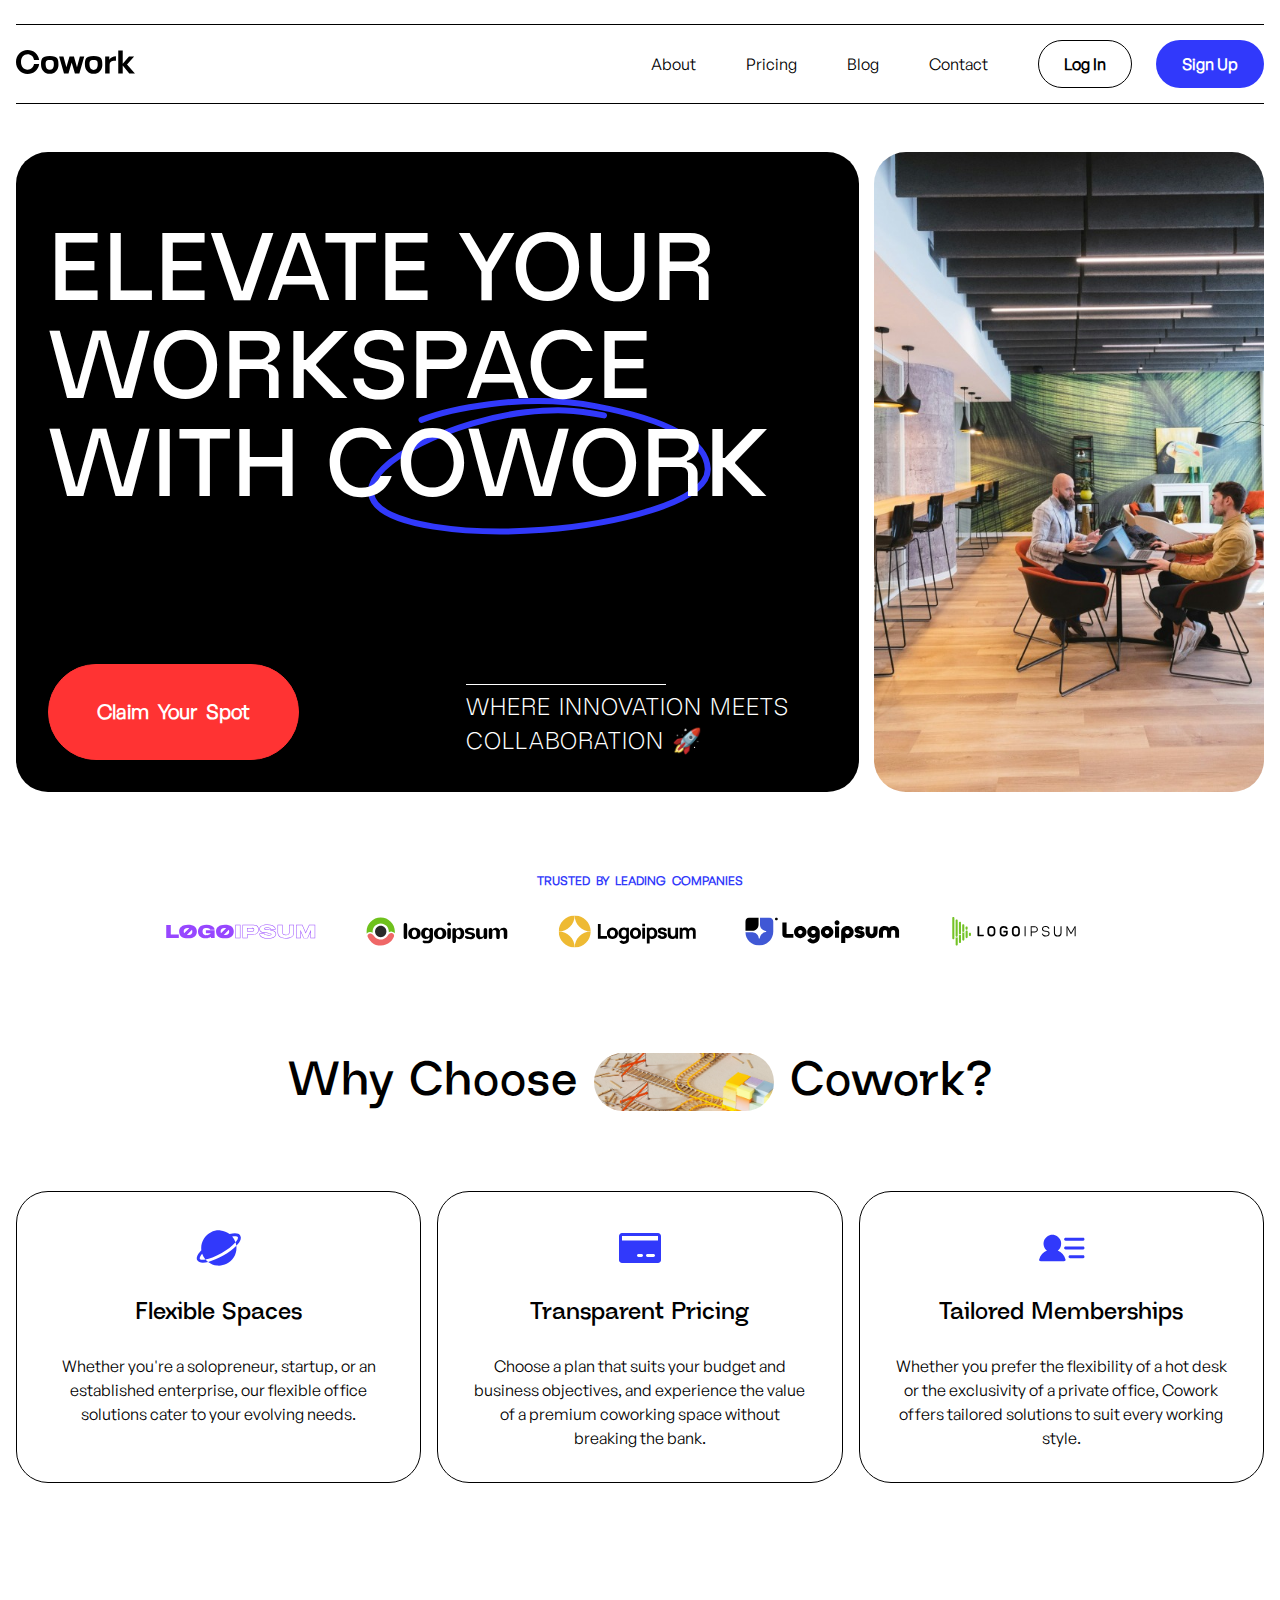
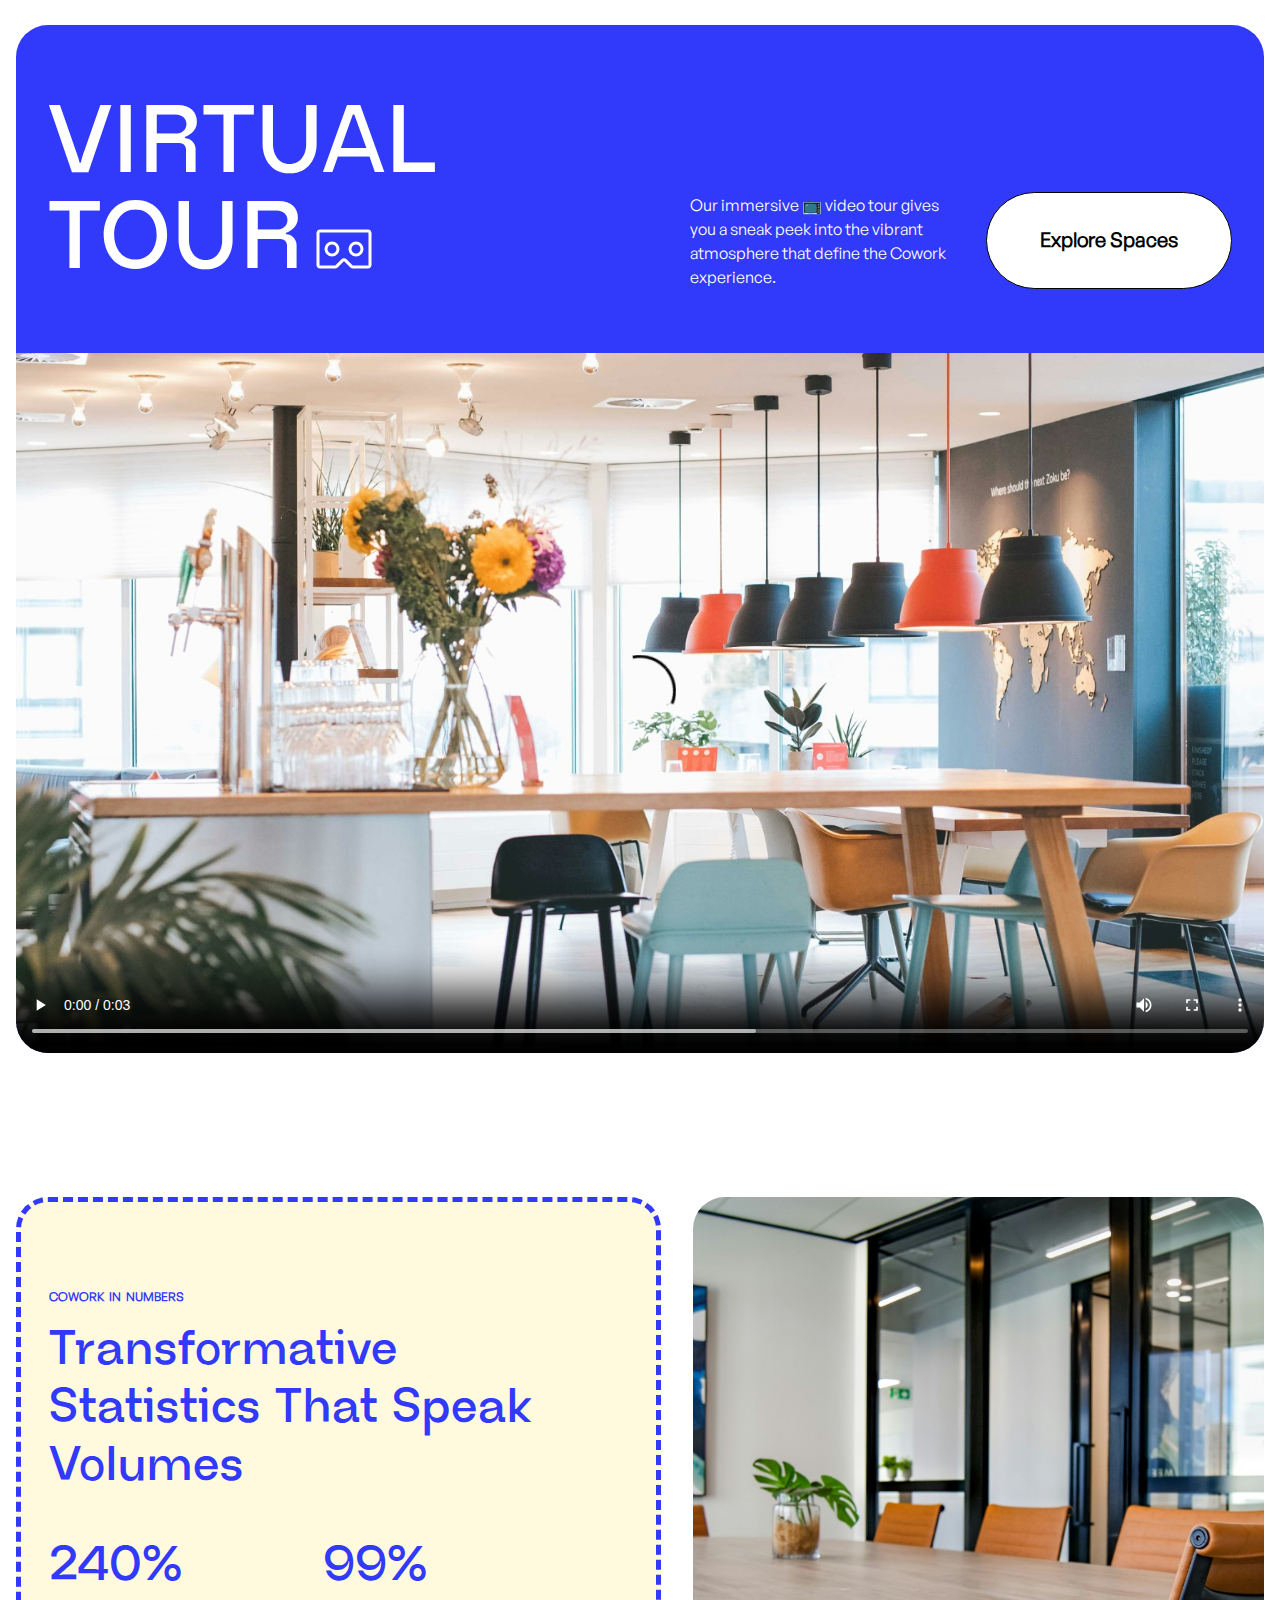
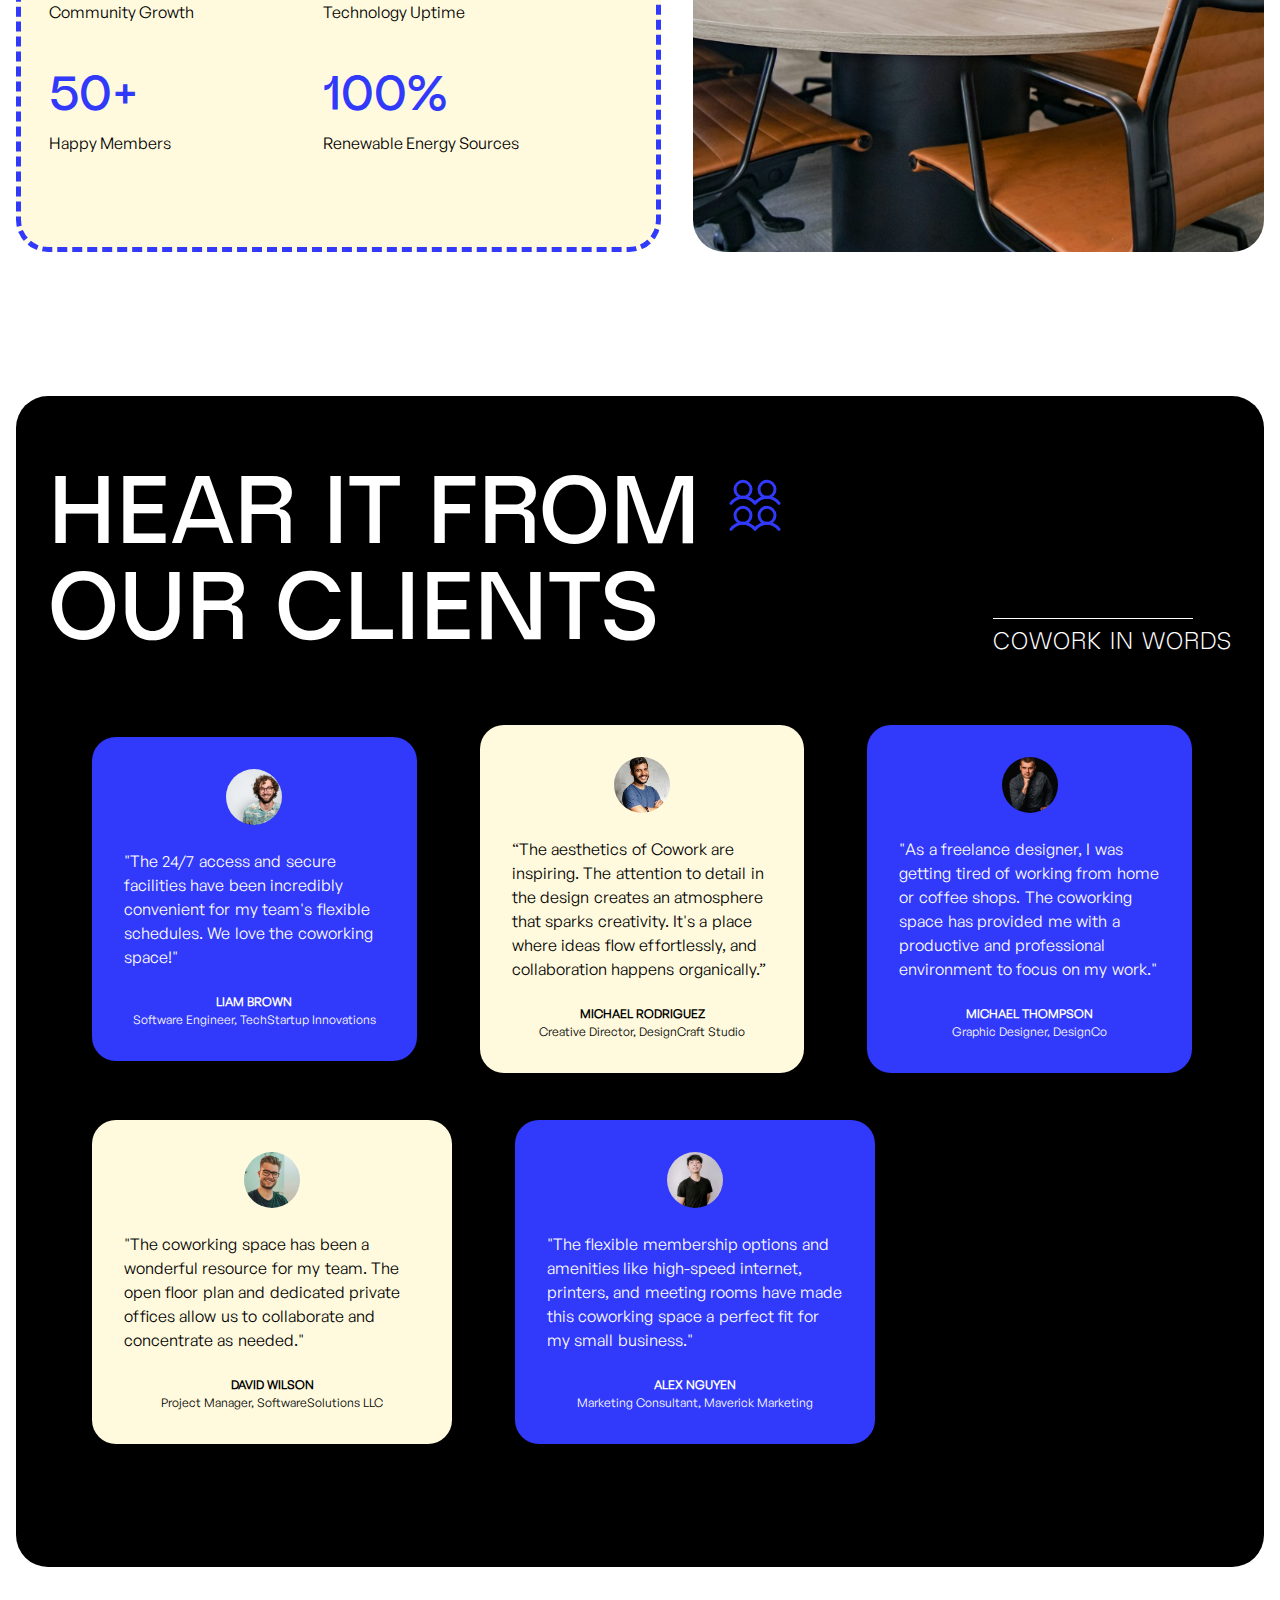
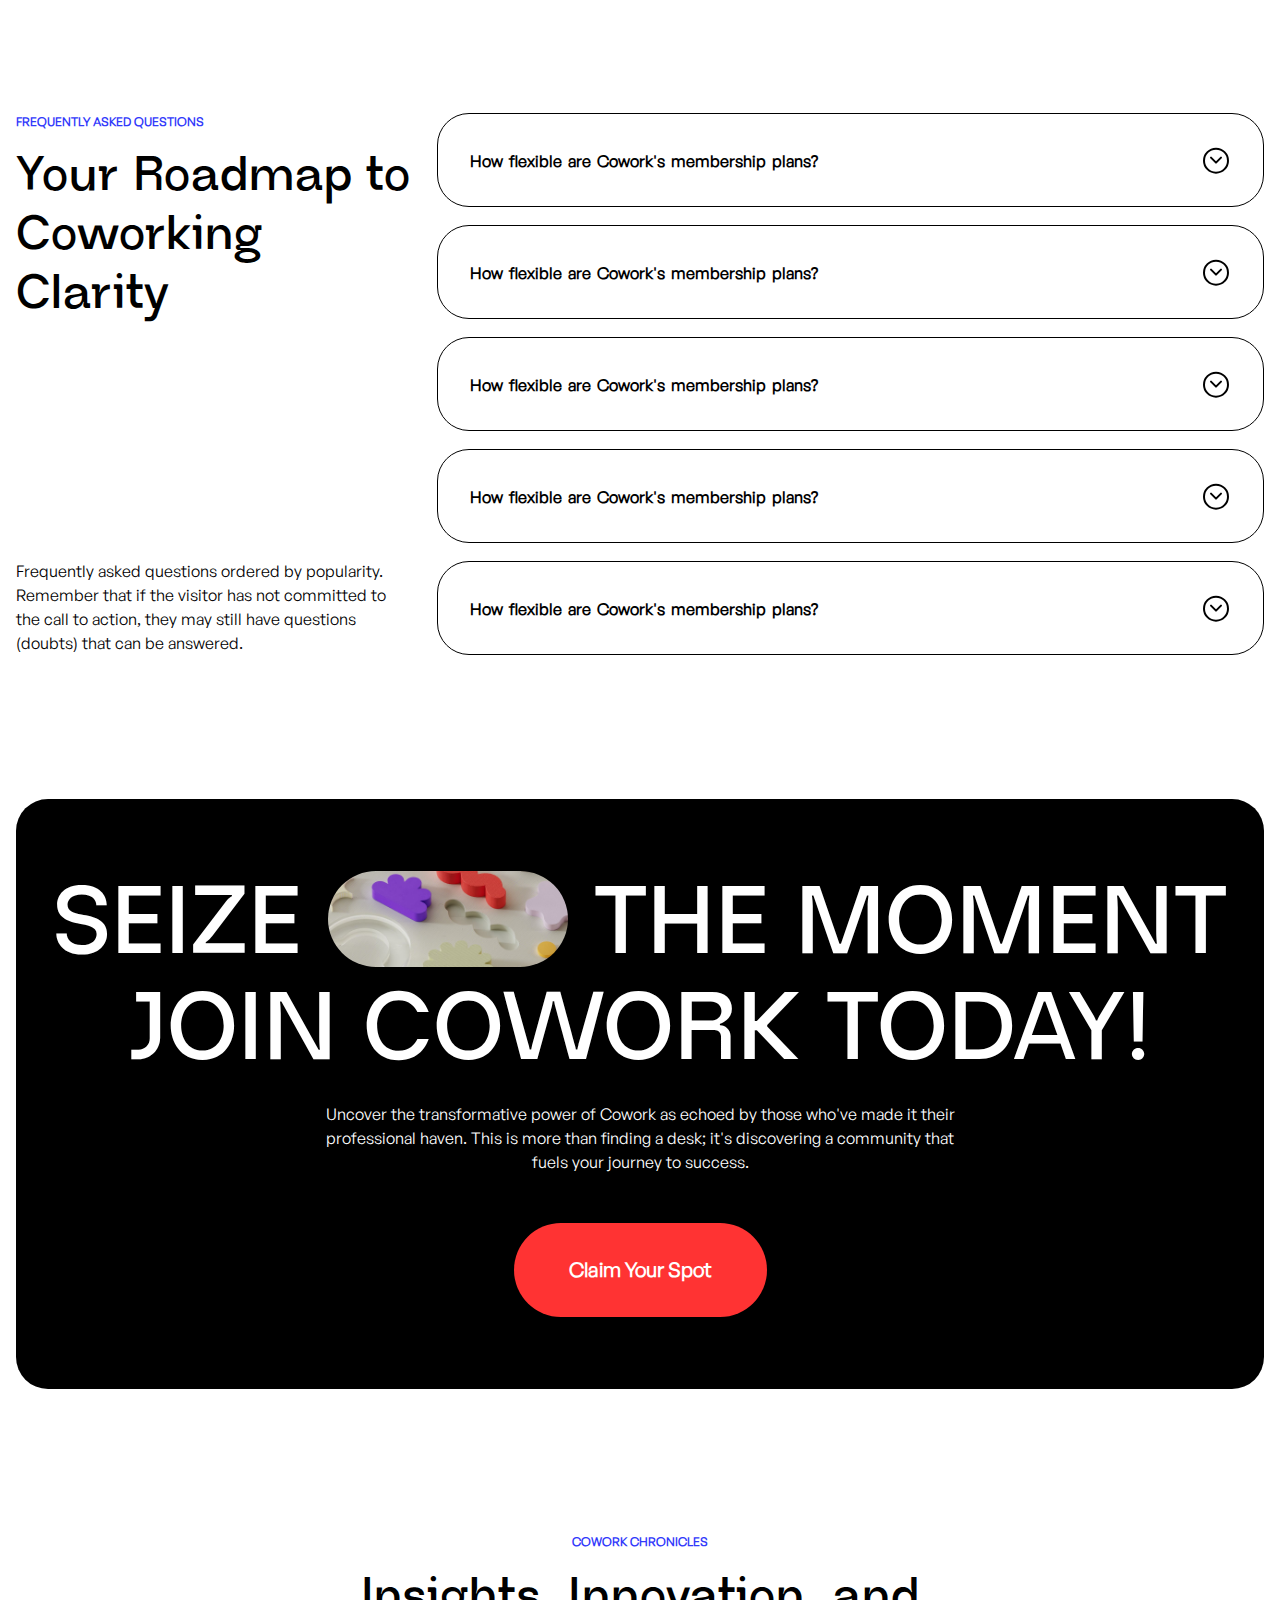
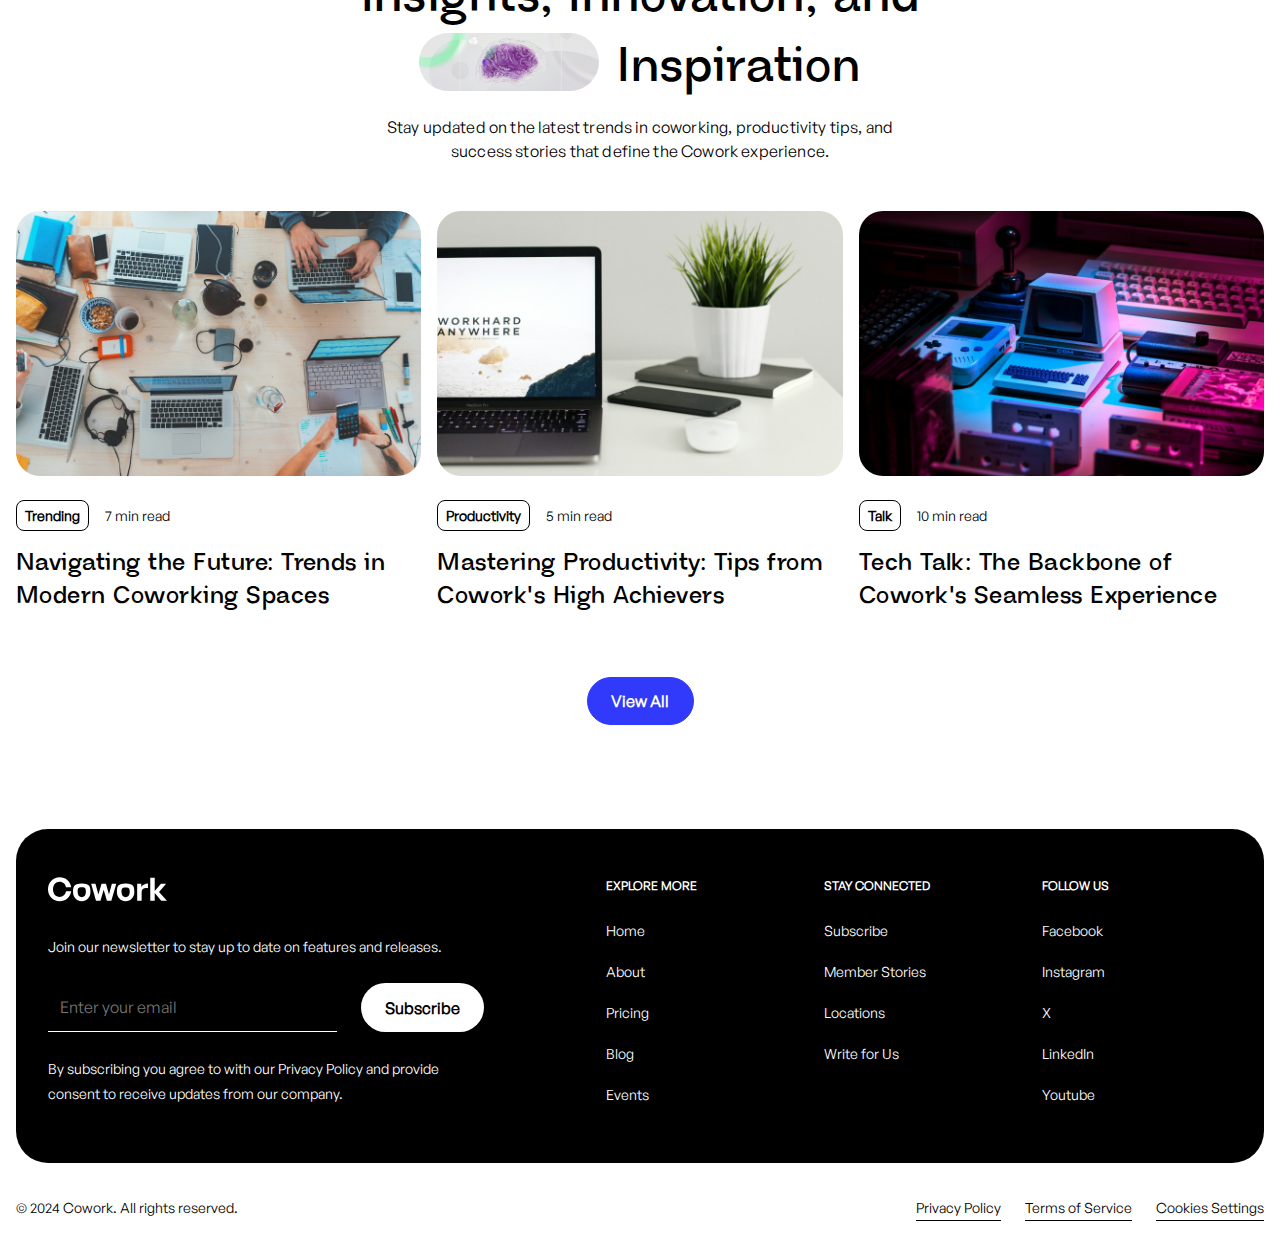
<file: index.html>
<!DOCTYPE html>
<html lang="zxx">
  <head>
    <meta charset="UTF-8" />
    <meta name="viewport" content="width=device-width, initial-scale=1.0" />
    <title>Cowork</title>
    <link rel="stylesheet" type="text/css" href="./css/main.css" />
    <link rel="stylesheet" type="text/css" href="./css/media.css" />
  </head>
  <body>
    <header class="header container">
      <div class="header-body">
        <a href="index.html" class="header-logo">
          <img src="./assets/Logo.svg" alt="Logotype" class="header-logo-img" />
        </a>
        <section class="header-interaction">
          <nav class="header-menu">
            <a href="about.html" class="header-menu-item">About</a>
            <a href="pricing.html" class="header-menu-item">Pricing</a>
            <a href="blog.html" class="header-menu-item">Blog</a>
            <a href="contact.html" class="header-menu-item">Contact</a>
          </nav>
          <div class="header-buttons">
            <button class="btn btn-outline">Log In</button>
            <button class="btn btn-blue">Sign Up</button>
          </div>
        </section>
        <a href="#menu" class="burger-menu"
          ><img
            src="./assets/burger-menu.svg"
            alt="burger menu icon"
            class="burger-menu-icon"
        /></a>
        <div class="menu-overlay" id="menu">
          <div class="menu-overlay-head">
            <img
              src="./assets/Logo-white.svg"
              alt="Logotype"
              class="footer-logo"
            />
            <a href="#" class="close-btn"
              ><img
                src="./assets/close.svg"
                alt="close menu button"
                class="burger-menu-close"
            /></a>
          </div>

          <div class="header-burger-menu-stack">
            <nav class="header-burger-menu">
              <a href="about.html" class="header-burger-menu-item">About</a>
              <a href="pricing.html" class="header-burger-menu-item">Pricing</a>
              <a href="blog.html" class="header-burger-menu-item">Blog</a>
              <a href="contact.html" class="header-burger-menu-item">Contact</a>
            </nav>
            <div class="header-buttons burger-buttons">
              <button class="btn btn-outline burger-outline">Log In</button>
              <button class="btn btn-blue">Sign Up</button>
            </div>
          </div>
        </div>
      </div>
    </header>
    <main>
      <section class="hero container">
        <div class="hero-content">
          <h1 class="hero-content-title">
            Elevate Your Workspace <br />with Cowork
          </h1>

          <div class="hero-content-stack">
            <a href="#" class="btn-red">Claim Your Spot</a>
            <p class="hero-content-text">
              Where innovation meets <br />
              collaboration 🚀
            </p>
          </div>
        </div>
        <div class="hero-image-container">
          <img src="./assets/office.jpg" alt="Office foto" class="hero-image" />
        </div>
      </section>
      <span class="social-proof-heading">trusted by leading companies</span>
      <section class="social-proof container">
        <div class="social-proof-companies">
          <img
            src="./assets/sponsor1.svg"
            alt="sponsor logotype"
            class="social-proof-logo"
          />
          <img
            src="./assets/sponsor2.svg"
            alt="sponsor logotype"
            class="social-proof-logo"
          />
          <img
            src="./assets/sponsor3.svg"
            alt="sponsor logotype"
            class="social-proof-logo"
          />
          <img
            src="./assets/sponsor4.svg"
            alt="sponsor logotype"
            class="social-proof-logo"
          />
          <img
            src="./assets/sponsor5.svg"
            alt="sponsor logotype"
            class="social-proof-logo"
          />
        </div>
      </section>
      <section class="features container wrapper">
        <div class="features-heading">
          <h2 class="features-heading-letter">
            <span class="fearures-heading-span">
              why choose<img
                src="./assets/railway.jpg"
                alt="toy railway"
                class="features-heading-img"
            /></span>
            cowork?
          </h2>
        </div>
        <section class="features-cards">
          <div class="features-cards-item">
            <img
              src="./assets/planet.svg"
              alt="planet icon"
              class="features-cards-img"
            />
            <span class="features-cards-heading">Flexible Spaces</span>
            <p class="features-cards-description">
              Whether you're a solopreneur, startup, or an established
              enterprise, our flexible office solutions cater to your evolving
              needs.
            </p>
          </div>
          <div class="features-cards-item">
            <img
              src="./assets/card.svg"
              alt="planet icon"
              class="features-cards-img"
            />
            <span class="features-cards-heading">Transparent Pricing</span>
            <p class="features-cards-description">
              Choose a plan that suits your budget and business objectives, and
              experience the value of a premium coworking space without breaking
              the bank.
            </p>
          </div>
          <div class="features-cards-item">
            <img
              src="./assets/id.svg"
              alt="planet icon"
              class="features-cards-img"
            />
            <span class="features-cards-heading">Tailored Memberships</span>
            <p class="features-cards-description">
              Whether you prefer the flexibility of a hot desk or the
              exclusivity of a private office, Cowork offers tailored solutions
              to suit every working style.
            </p>
          </div>
        </section>
      </section>
      <section class="virtual-tour container wrapper">
        <section class="virtual-tour-content">
          <div class="virtual-tour-heading">
            <h2 class="virtual-tour-title">
              Virtual <br />Tour
              <img
                src="./assets/virtual-tour-icon.svg"
                alt="vr set icon"
                class="virtual-tour-img"
              />
            </h2>

            <div class="virtual-tour-action">
              <p class="virtual-tour-description">
                Our immersive 📺 video tour gives you a sneak peek into the
                vibrant atmosphere that define the Cowork experience.
              </p>
              <button class="virtual-tour-button">Explore Spaces</button>
            </div>
            <video
              src="./assets/video.mp4"
              controls
              poster="./assets/video.jpg"
              class="virtual-tour-video"
            ></video>
          </div>
        </section>
      </section>
      <section class="statistics container wrapper">
        <section class="statistics-content">
          <div class="statistics-content-title">
            <span class="statisctics-content-subheading"
              >Cowork in Numbers</span
            >
            <h2 class="statistics-content-heading">
              Transformative Statistics That Speak Volumes
            </h2>
          </div>
          <div class="statistics-content-info">
            <div class="statistics-content-info-item">
              <span class="statistics-content-info-item-main">240%</span>
              <span class="statistics-content-info-item-submain"
                >Community Growth</span
              >
            </div>
            <div class="statistics-content-info-item">
              <span class="statistics-content-info-item-main">99%</span>
              <span class="statistics-content-info-item-submain"
                >Technology Uptime</span
              >
            </div>
            <div class="statistics-content-info-item">
              <span class="statistics-content-info-item-main">50+</span>
              <span class="statistics-content-info-item-submain"
                >Happy Members</span
              >
            </div>
            <div class="statistics-content-info-item">
              <span class="statistics-content-info-item-main">100%</span>
              <span class="statistics-content-info-item-submain"
                >Renewable Energy Sources</span
              >
            </div>
          </div>
        </section>
        <div class="statistics-img-container">
          <img
            src="./assets/statistics.jpg"
            alt="foto of meeting room"
            class="statistics-image"
          />
        </div>
      </section>
      <section class="testimonial container wrapper">
        <section class="testimonial-content">
          <div class="testimonial-heading">
            <h2 class="testimonial-title">
              Hear It from Our Clients

              <img
                src="./assets/testimonials-icon.svg"
                alt="community icom"
                class="testimonial-img"
              />
            </h2>
            <p class="testimonial-subheading">Cowork in Words</p>
          </div>

          <section class="testimonial-content-comments">
            <div class="testimonial-card">
              <img
                src="./assets/reviewer1.jpg"
                alt="reviewer foto"
                class="testimonial-card-img"
              />
              <p class="testimonial-card-review">
                "The 24/7 access and secure facilities have been incredibly
                convenient for my team's flexible schedules. We love the
                coworking space!"
              </p>
              <div class="testimonial-card-person">
                <span class="testimonial-card-name">Liam Brown</span>
                <span class="testimonial-card-work"
                  >Software Engineer, TechStartup Innovations</span
                >
              </div>
            </div>
            <div class="testimonial-card">
              <img
                src="./assets/reviewer2.jpg"
                alt="reviewer foto"
                class="testimonial-card-img"
              />
              <p class="testimonial-card-review">
                “The aesthetics of Cowork are inspiring. The attention to detail
                in the design creates an atmosphere that sparks creativity. It's
                a place where ideas flow effortlessly, and collaboration happens
                organically.”
              </p>
              <div class="testimonial-card-person">
                <span class="testimonial-card-name">Michael Rodriguez</span>
                <span class="testimonial-card-work"
                  >Creative Director, DesignCraft Studio</span
                >
              </div>
            </div>
            <div class="testimonial-card">
              <img
                src="./assets/reviewer3.jpg"
                alt="reviewer foto"
                class="testimonial-card-img"
              />
              <p class="testimonial-card-review">
                "As a freelance designer, I was getting tired of working from
                home or coffee shops. The coworking space has provided me with a
                productive and professional environment to focus on my work."
              </p>
              <div class="testimonial-card-person">
                <span class="testimonial-card-name">Michael Thompson</span>
                <span class="testimonial-card-work"
                  >Graphic Designer, DesignCo</span
                >
              </div>
            </div>
            <div class="testimonial-card">
              <img
                src="./assets/reviewer4.jpg"
                alt="reviewer photo"
                class="testimonial-card-img"
              />
              <p class="testimonial-card-review">
                "The coworking space has been a wonderful resource for my team.
                The open floor plan and dedicated private offices allow us to
                collaborate and concentrate as needed."
              </p>
              <div class="testimonial-card-person">
                <span class="testimonial-card-name">David Wilson</span>
                <span class="testimonial-card-work"
                  >Project Manager, SoftwareSolutions LLC</span
                >
              </div>
            </div>
            <div class="testimonial-card">
              <img
                src="./assets/reviewer5.jpg"
                alt="reviewer foto"
                class="testimonial-card-img"
              />
              <p class="testimonial-card-review">
                "The flexible membership options and amenities like high-speed
                internet, printers, and meeting rooms have made this coworking
                space a perfect fit for my small business."
              </p>
              <div class="testimonial-card-person">
                <span class="testimonial-card-name">Alex Nguyen</span>
                <span class="testimonial-card-work"
                  >Marketing Consultant, Maverick Marketing</span
                >
              </div>
            </div>
          </section>
        </section>
      </section>
      <section class="faq container wrapper">
        <div class="faq-heading">
          <div class="faq-heading-stack">
            <span class="faq-subheading">Frequently Asked Questions</span>
            <h2 class="faq-title">Your Roadmap to Coworking Clarity</h2>
          </div>
          <p class="faq-description">
            Frequently asked questions ordered by popularity. Remember that if
            the visitor has not committed to the call to action, they may still
            have questions (doubts) that can be answered.
          </p>
        </div>
        <section class="faq-details">
          <details class="faq-details-item">
            <summary class="faq-details-summary">
              How flexible are Cowork's membership plans?
            </summary>

            <p class="faq-details-paragraph">
              Frequently asked questions ordered by popularity. Remember that if
              the visitor has not committed to the call to action, they may
              still have questions (doubts) that can be answered.
            </p>
          </details>
          <details class="faq-details-item">
            <summary class="faq-details-summary">
              How flexible are Cowork's membership plans?
            </summary>
            <p class="faq-details-paragraph">
              Frequently asked questions ordered by popularity. Remember that if
              the visitor has not committed to the call to action, they may
              still have questions (doubts) that can be answered.
            </p>
          </details>
          <details class="faq-details-item">
            <summary class="faq-details-summary">
              How flexible are Cowork's membership plans?
            </summary>
            <p class="faq-details-paragraph">
              Frequently asked questions ordered by popularity. Remember that if
              the visitor has not committed to the call to action, they may
              still have questions (doubts) that can be answered.
            </p>
          </details>
          <details class="faq-details-item">
            <summary class="faq-details-summary">
              How flexible are Cowork's membership plans?
            </summary>
            <p class="faq-details-paragraph">
              Frequently asked questions ordered by popularity. Remember that if
              the visitor has not committed to the call to action, they may
              still have questions (doubts) that can be answered.
            </p>
          </details>
          <details class="faq-details-item">
            <summary class="faq-details-summary">
              How flexible are Cowork's membership plans?
            </summary>
            <p class="faq-details-paragraph">
              Frequently asked questions ordered by popularity. Remember that if
              the visitor has not committed to the call to action, they may
              still have questions (doubts) that can be answered.
            </p>
          </details>
        </section>
      </section>
      <section class="cta container wrapper">
        <section class="cta-content">
          <div class="cta-heading">
            <h2 class="cta-title">
              Seize
              <img
                src="./assets/cta-image.jpg"
                alt="puzzle image"
                class="cta-title-img"
              />
              The Moment Join Cowork Today!
            </h2>
            <p class="cta-subheading">
              Uncover the transformative power of Cowork as echoed by those
              who've made it their professional haven. This is more than finding
              a desk; it's discovering a community that fuels your journey to
              success.
            </p>
          </div>

          <a href="#" class="cta-btn">Claim Your Spot</a>
        </section>
      </section>
      <section class="blog container">
        <section class="blog-heading">
          <p class="blog-upheading">Cowork Chronicles</p>
          <h2 class="blog-title">
            Insights, Innovation, and
            <img
              src="./assets/blog-title-img.jpg"
              alt="abstraction image"
              class="blog-title-img"
            />Inspiration
          </h2>
          <p class="blog-subheading">
            Stay updated on the latest trends in coworking, productivity tips,
            and success stories that define the Cowork experience.
          </p>
        </section>
        <section class="blog-content">
          <div class="blog-card">
            <a href="./post.html" class="blog-card-href">
              <img
                src="./assets/blog-card-image1.jpg"
                alt="workplace"
                class="blog-card-img"
              />
              <div class="blog-card-item">
                <span class="blog-card-item-theme">Trending</span>
                <span class="blog-card-item-timepass">7 min read</span>
              </div>
              <p class="blog-card-title">
                Navigating the Future: Trends in Modern Coworking Spaces
              </p>
            </a>
          </div>
          <div class="blog-card">
            <a href="./post.html" class="blog-card-href">
              <img
                src="./assets/blog-card-image2.jpg"
                alt="workplace"
                class="blog-card-img"
              />
              <div class="blog-card-item">
                <span class="blog-card-item-theme">Productivity</span>
                <span class="blog-card-item-timepass">5 min read</span>
              </div>
              <p class="blog-card-title">
                Mastering Productivity: Tips from Cowork's High Achievers
              </p>
            </a>
          </div>
          <div class="blog-card">
            <a href="./post.html" class="blog-card-href">
              <img
                src="./assets/blog-card-image3.jpg"
                alt="workplace"
                class="blog-card-img"
              />
              <div class="blog-card-item">
                <span class="blog-card-item-theme">Talk</span>
                <span class="blog-card-item-timepass">10 min read</span>
              </div>
              <p class="blog-card-title">
                Tech Talk: The Backbone of Cowork's Seamless Experience
              </p>
            </a>
          </div>
        </section>
        <a href="./blog.html" class="blog-btn btn btn-blue">View All</a>
      </section>
    </main>
    <footer>
      <section class="footer container footer-wrapper">
        <section class="footer-card">
          <div class="footer-newsletter">
            <img
              src="./assets/Logo-white.svg"
              alt="Logotype"
              class="footer-logo"
            />
            <div class="footer-newsletter-stack">
              <span class="footer-adv"
                >Join our newsletter to stay up to date on features and
                releases.</span
              >
              <div class="footer-email-form">
                <input
                  type="email"
                  name="email"
                  id="1"
                  placeholder="Enter your email"
                  class="footer-email"
                />
                <button class="footer-subscribe">Subscribe</button>
              </div>
              <span class="footer-adv"
                >By subscribing you agree to with our Privacy Policy and provide
                consent to receive updates from our company.</span
              >
            </div>
          </div>
          <section class="footer-links">
            <div class="footer-links-categories">
              <span class="footer-links-category">Explore More</span>
              <div class="footer-link">
                <a href="./index.html" class="footer-link-item">Home</a>
                <a href="./about.html" class="footer-link-item">About</a>
                <a href="./pricing.html" class="footer-link-item">Pricing</a>
                <a href="./blog.html" class="footer-link-item">Blog</a>
                <a href="#" class="footer-link-item">Events</a>
              </div>
            </div>
            <div class="footer-links-categories">
              <span class="footer-links-category">Stay Connected</span>
              <div class="footer-link">
                <a href="#" class="footer-link-item">Subscribe</a>
                <a href="#" class="footer-link-item">Member Stories</a>
                <a href="#" class="footer-link-item">Locations</a>
                <a href="#" class="footer-link-item">Write for Us</a>
              </div>
            </div>
            <div class="footer-links-categories">
              <span class="footer-links-category">Follow Us</span>
              <div class="footer-link">
                <a href="#" class="footer-link-item">Facebook</a>
                <a href="#" class="footer-link-item">Instagram</a>
                <a href="#" class="footer-link-item">X</a>
                <a href="#" class="footer-link-item">LinkedIn</a>
                <a href="#" class="footer-link-item">Youtube</a>
              </div>
            </div>
          </section>
        </section>
        <div class="footer-copyright">
          <span class="author">© 2024 Cowork. All rights reserved.</span>
          <div class="copyright-links">
            <a href="#" class="copyright-link-item">Privacy Policy</a>
            <a href="#" class="copyright-link-item">Terms of Service</a>
            <a href="#" class="copyright-link-item">Cookies Settings</a>
          </div>
        </div>
      </section>
    </footer>
  </body>
</html>
</file>
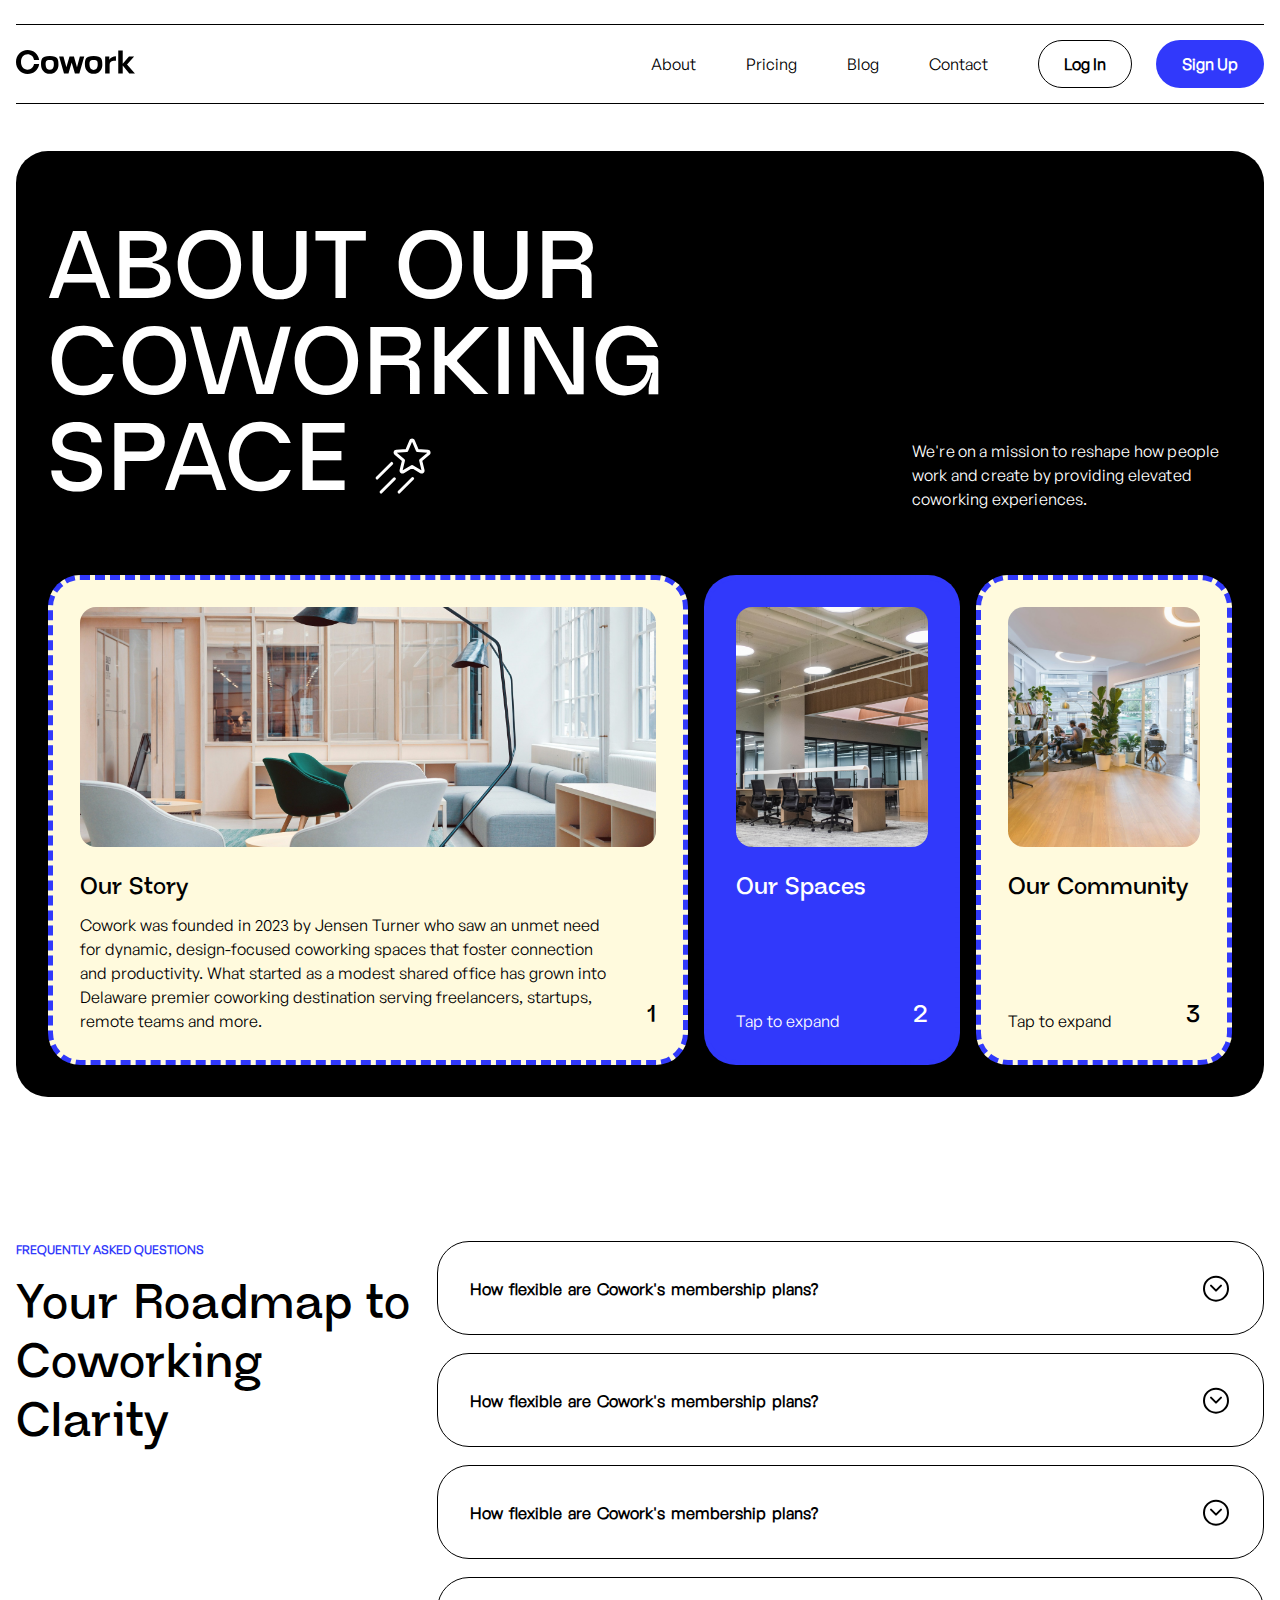
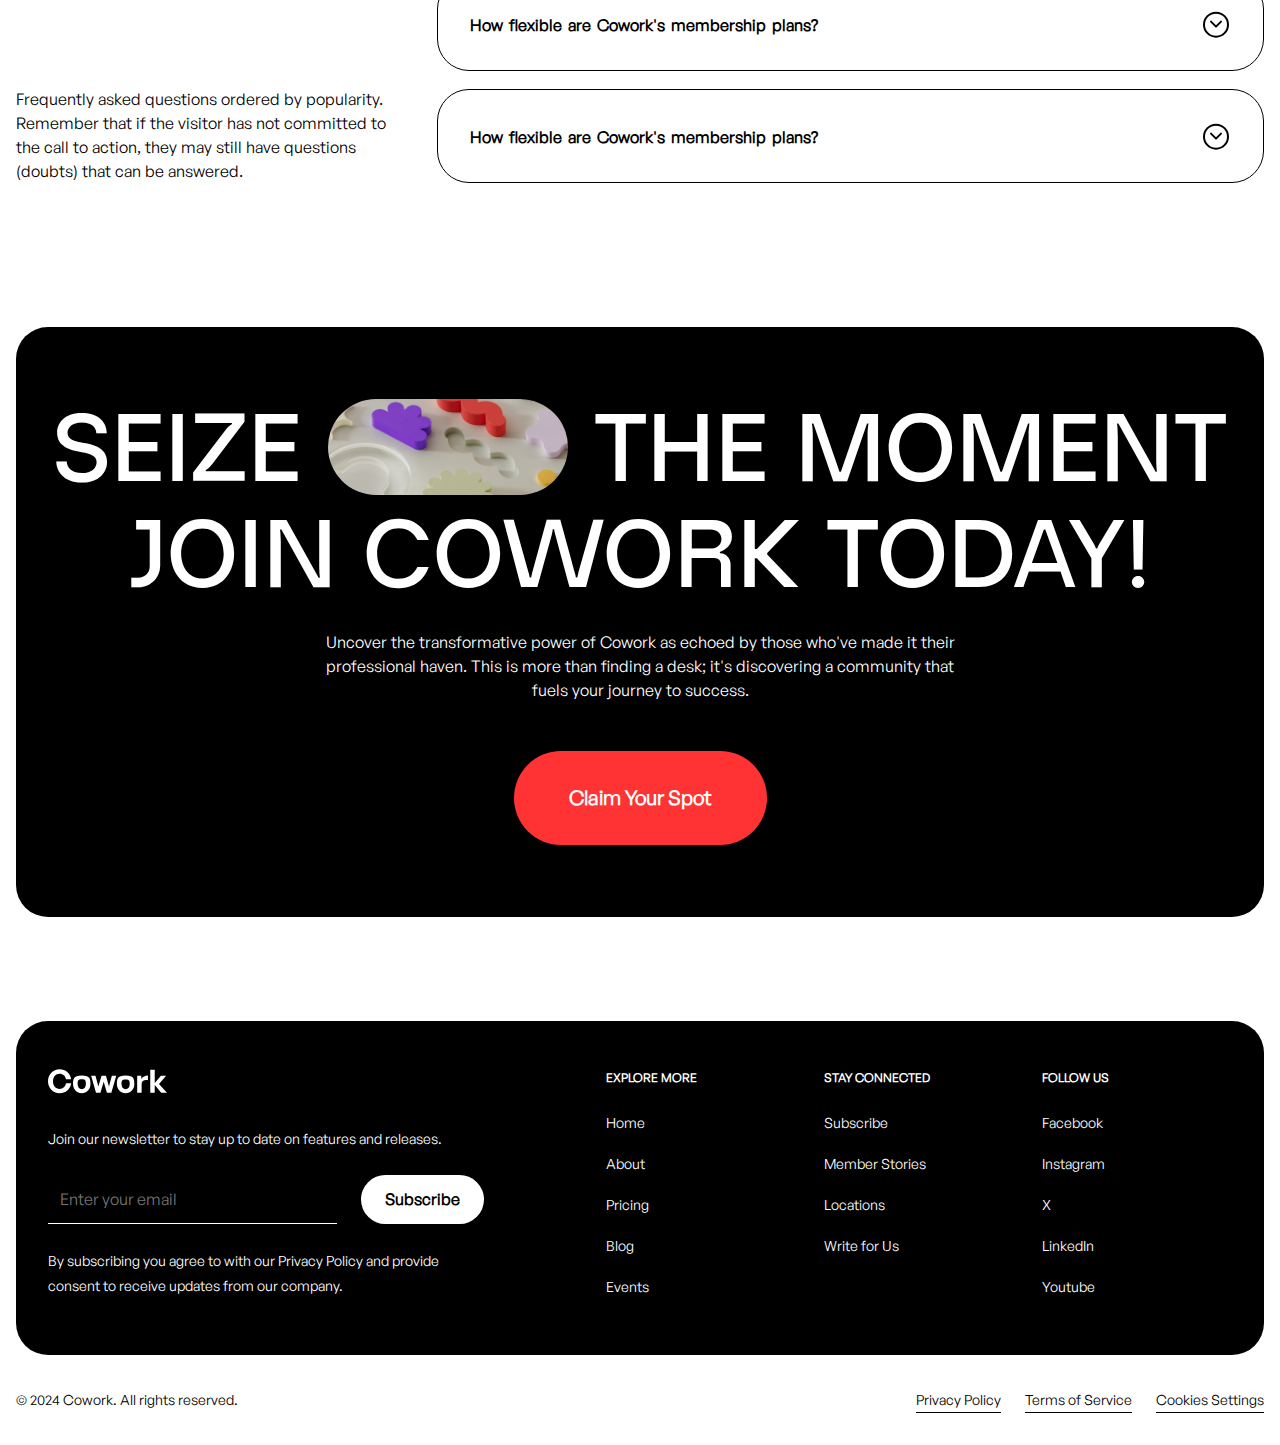
<file: about.html>
<!DOCTYPE html>
<html lang="zxx">
  <head>
    <meta charset="UTF-8" />
    <meta name="viewport" content="width=device-width, initial-scale=1.0" />
    <title>About</title>
    <link rel="stylesheet" type="text/css" href="./css/main.css" />
    <link rel="stylesheet" type="text/css" href="./css/media.css" />
  </head>
  <body>
    <header class="header container">
      <div class="header-body">
        <a href="index.html" class="header-logo">
          <img src="./assets/Logo.svg" alt="Logotype" class="header-logo-img" />
        </a>
        <section class="header-interaction">
          <nav class="header-menu">
            <a href="about.html" class="header-menu-item">About</a>
            <a href="pricing.html" class="header-menu-item">Pricing</a>
            <a href="blog.html" class="header-menu-item">Blog</a>
            <a href="contact.html" class="header-menu-item">Contact</a>
          </nav>
          <div class="header-buttons">
            <button class="btn btn-outline">Log In</button>
            <button class="btn btn-blue">Sign Up</button>
          </div>
        </section>
        <a href="#menu" class="burger-menu"
          ><img
            src="./assets/burger-menu.svg"
            alt="burger menu icon"
            class="burger-menu-icon"
        /></a>
        <div class="menu-overlay" id="menu">
          <div class="menu-overlay-head">
            <img
              src="./assets/Logo-white.svg"
              alt="Logotype"
              class="footer-logo"
            />
            <a href="#" class="close-btn"
              ><img
                src="./assets/close.svg"
                alt="close menu button"
                class="burger-menu-close"
            /></a>
          </div>

          <div class="header-burger-menu-stack">
            <nav class="header-burger-menu">
              <a href="about.html" class="header-burger-menu-item">About</a>
              <a href="pricing.html" class="header-burger-menu-item">Pricing</a>
              <a href="blog.html" class="header-burger-menu-item">Blog</a>
              <a href="contact.html" class="header-burger-menu-item">Contact</a>
            </nav>
            <div class="header-buttons burger-buttons">
              <button class="btn btn-outline burger-outline">Log In</button>
              <button class="btn btn-blue">Sign Up</button>
            </div>
          </div>
        </div>
      </div>
    </header>
    <main>
      <section class="about container">
        <section class="about-content">
          <div class="about-title-info">
            <h1 class="about-title">
              About Our Coworking Space
              <img
                src="./assets/star.svg"
                alt="star icon"
                class="about-title-img"
              />
            </h1>
            <p class="about-subtitle">
              We're on a mission to reshape how people work and create by
              providing elevated coworking experiences.
            </p>
            <section class="about-row">
              <section class="about-testimonial-card expand">
                
                <div class="about-testimonial-card-stack">
                  <div class="about-testimonial-card-image-container">
                    <img
                      src="./assets/about-image1.jpg"
                      alt="office photo"
                      class="about-testimonial-card-image"
                    />
                  </div>
                  <h2 class="about-testimonial-card-title">Our Story</h2>
                  <div class="about-testimonial-card-paragraph-page">
                    <p class="about-testimonial-card-paragraph">
                      Cowork was founded in 2023 by Jensen Turner who saw an unmet
                      need for dynamic, design-focused coworking spaces that
                      foster connection and productivity. What started as a modest
                      shared office has grown into Delaware premier coworking
                      destination serving freelancers, startups, remote teams and
                      more.
                    </p>
                    <span class="about-testimonial-card-page exp">1</span>
                  </div>
                </div>
              </section>
              <section class="about-testimonial-card">
                <div class="about-testimonial-card-image-container">
                  <img
                    src="./assets/about-image2.jpg"
                    alt="office photo"
                    class="about-testimonial-card-image"
                  />
                </div>
                <div class="about-testimonial-card-stack">
                  <h2 class="about-testimonial-card-title">Our Spaces</h2>
                  <div class="about-testimonial-card-paragraph-page">
                    <p class="about-testimonial-card-paragraph">Tap to expand</p>
                    <span class="about-testimonial-card-page non-exp">2</span>
                  </div>
                </div>
              </section>
              <section class="about-testimonial-card">
                <div class="about-testimonial-card-image-container">
                  <img
                    src="./assets/about-image3.jpg"
                    alt="office photo"
                    class="about-testimonial-card-image"
                  />
                </div>
                <div class="about-testimonial-card-stack">
                  <h2 class="about-testimonial-card-title">Our Community</h2>
                  <div class="about-testimonial-card-paragraph-page">
                    <p class="about-testimonial-card-paragraph">Tap to expand</p>
                    <span class="about-testimonial-card-page non-exp">3</span>
                  </div>
                </div>
              </section>
            </section>
          </div>
          
        </section>
      </section>
      <section class="faq container wrapper">
        <div class="faq-heading">
          <div class="faq-heading-stack">
            <span class="faq-subheading">Frequently Asked Questions</span>
            <h2 class="faq-title">Your Roadmap to Coworking Clarity</h2>
          </div>
          <p class="faq-description">
            Frequently asked questions ordered by popularity. Remember that if
            the visitor has not committed to the call to action, they may still
            have questions (doubts) that can be answered.
          </p>
        </div>
        <section class="faq-details">
          <details class="faq-details-item">
            <summary class="faq-details-summary">
              How flexible are Cowork's membership plans?
            </summary>

            <p class="faq-details-paragraph">
              Frequently asked questions ordered by popularity. Remember that if
              the visitor has not committed to the call to action, they may
              still have questions (doubts) that can be answered.
            </p>
          </details>
          <details class="faq-details-item">
            <summary class="faq-details-summary">
              How flexible are Cowork's membership plans?
            </summary>
            <p class="faq-details-paragraph">
              Frequently asked questions ordered by popularity. Remember that if
              the visitor has not committed to the call to action, they may
              still have questions (doubts) that can be answered.
            </p>
          </details>
          <details class="faq-details-item">
            <summary class="faq-details-summary">
              How flexible are Cowork's membership plans?
            </summary>
            <p class="faq-details-paragraph">
              Frequently asked questions ordered by popularity. Remember that if
              the visitor has not committed to the call to action, they may
              still have questions (doubts) that can be answered.
            </p>
          </details>
          <details class="faq-details-item">
            <summary class="faq-details-summary">
              How flexible are Cowork's membership plans?
            </summary>
            <p class="faq-details-paragraph">
              Frequently asked questions ordered by popularity. Remember that if
              the visitor has not committed to the call to action, they may
              still have questions (doubts) that can be answered.
            </p>
          </details>
          <details class="faq-details-item">
            <summary class="faq-details-summary">
              How flexible are Cowork's membership plans?
            </summary>
            <p class="faq-details-paragraph">
              Frequently asked questions ordered by popularity. Remember that if
              the visitor has not committed to the call to action, they may
              still have questions (doubts) that can be answered.
            </p>
          </details>
        </section>
      </section>
      <section class="cta cta-about container">
        <section class="cta-content">
          <div class="cta-heading">
            <h2 class="cta-title">
              Seize
              <img
                src="./assets/cta-image.jpg"
                alt="puzzle image"
                class="cta-title-img"
              />
              The Moment Join Cowork Today!
            </h2>
            <p class="cta-subheading">
              Uncover the transformative power of Cowork as echoed by those
              who've made it their professional haven. This is more than finding
              a desk; it's discovering a community that fuels your journey to
              success.
            </p>
          </div>

          <a href="#" class="cta-btn">Claim Your Spot</a>
        </section>
      </section>
    </main>
    <footer>
      <section class="footer container footer-wrapper">
        <section class="footer-card">
          <div class="footer-newsletter">
            <img
              src="./assets/Logo-white.svg"
              alt="Logotype"
              class="footer-logo"
            />
            <div class="footer-newsletter-stack">
              <span class="footer-adv"
                >Join our newsletter to stay up to date on features and
                releases.</span
              >
              <div class="footer-email-form">
                <input
                  type="email"
                  name="email"
                  id="1"
                  placeholder="Enter your email"
                  class="footer-email"
                />
                <button class="footer-subscribe">Subscribe</button>
              </div>
              <span class="footer-adv"
                >By subscribing you agree to with our Privacy Policy and provide
                consent to receive updates from our company.</span
              >
            </div>
          </div>
          <section class="footer-links">
            <div class="footer-links-categories">
              <span class="footer-links-category">Explore More</span>
              <div class="footer-link">
                <a href="./index.html" class="footer-link-item">Home</a>
                <a href="./about.html" class="footer-link-item">About</a>
                <a href="./pricing.html" class="footer-link-item">Pricing</a>
                <a href="./blog.html" class="footer-link-item">Blog</a>
                <a href="#" class="footer-link-item">Events</a>
              </div>
            </div>
            <div class="footer-links-categories">
              <span class="footer-links-category">Stay Connected</span>
              <div class="footer-link">
                <a href="#" class="footer-link-item">Subscribe</a>
                <a href="#" class="footer-link-item">Member Stories</a>
                <a href="#" class="footer-link-item">Locations</a>
                <a href="#" class="footer-link-item">Write for Us</a>
              </div>
            </div>
            <div class="footer-links-categories">
              <span class="footer-links-category">Follow Us</span>
              <div class="footer-link">
                <a href="#" class="footer-link-item">Facebook</a>
                <a href="#" class="footer-link-item">Instagram</a>
                <a href="#" class="footer-link-item">X</a>
                <a href="#" class="footer-link-item">LinkedIn</a>
                <a href="#" class="footer-link-item">Youtube</a>
              </div>
            </div>
          </section>
        </section>
        <div class="footer-copyright">
          <span class="author">© 2024 Cowork. All rights reserved.</span>
          <div class="copyright-links">
            <a href="#" class="copyright-link-item">Privacy Policy</a>
            <a href="#" class="copyright-link-item">Terms of Service</a>
            <a href="#" class="copyright-link-item">Cookies Settings</a>
          </div>
        </div>
      </section>
    </footer>
  </body>
</html>
</file>
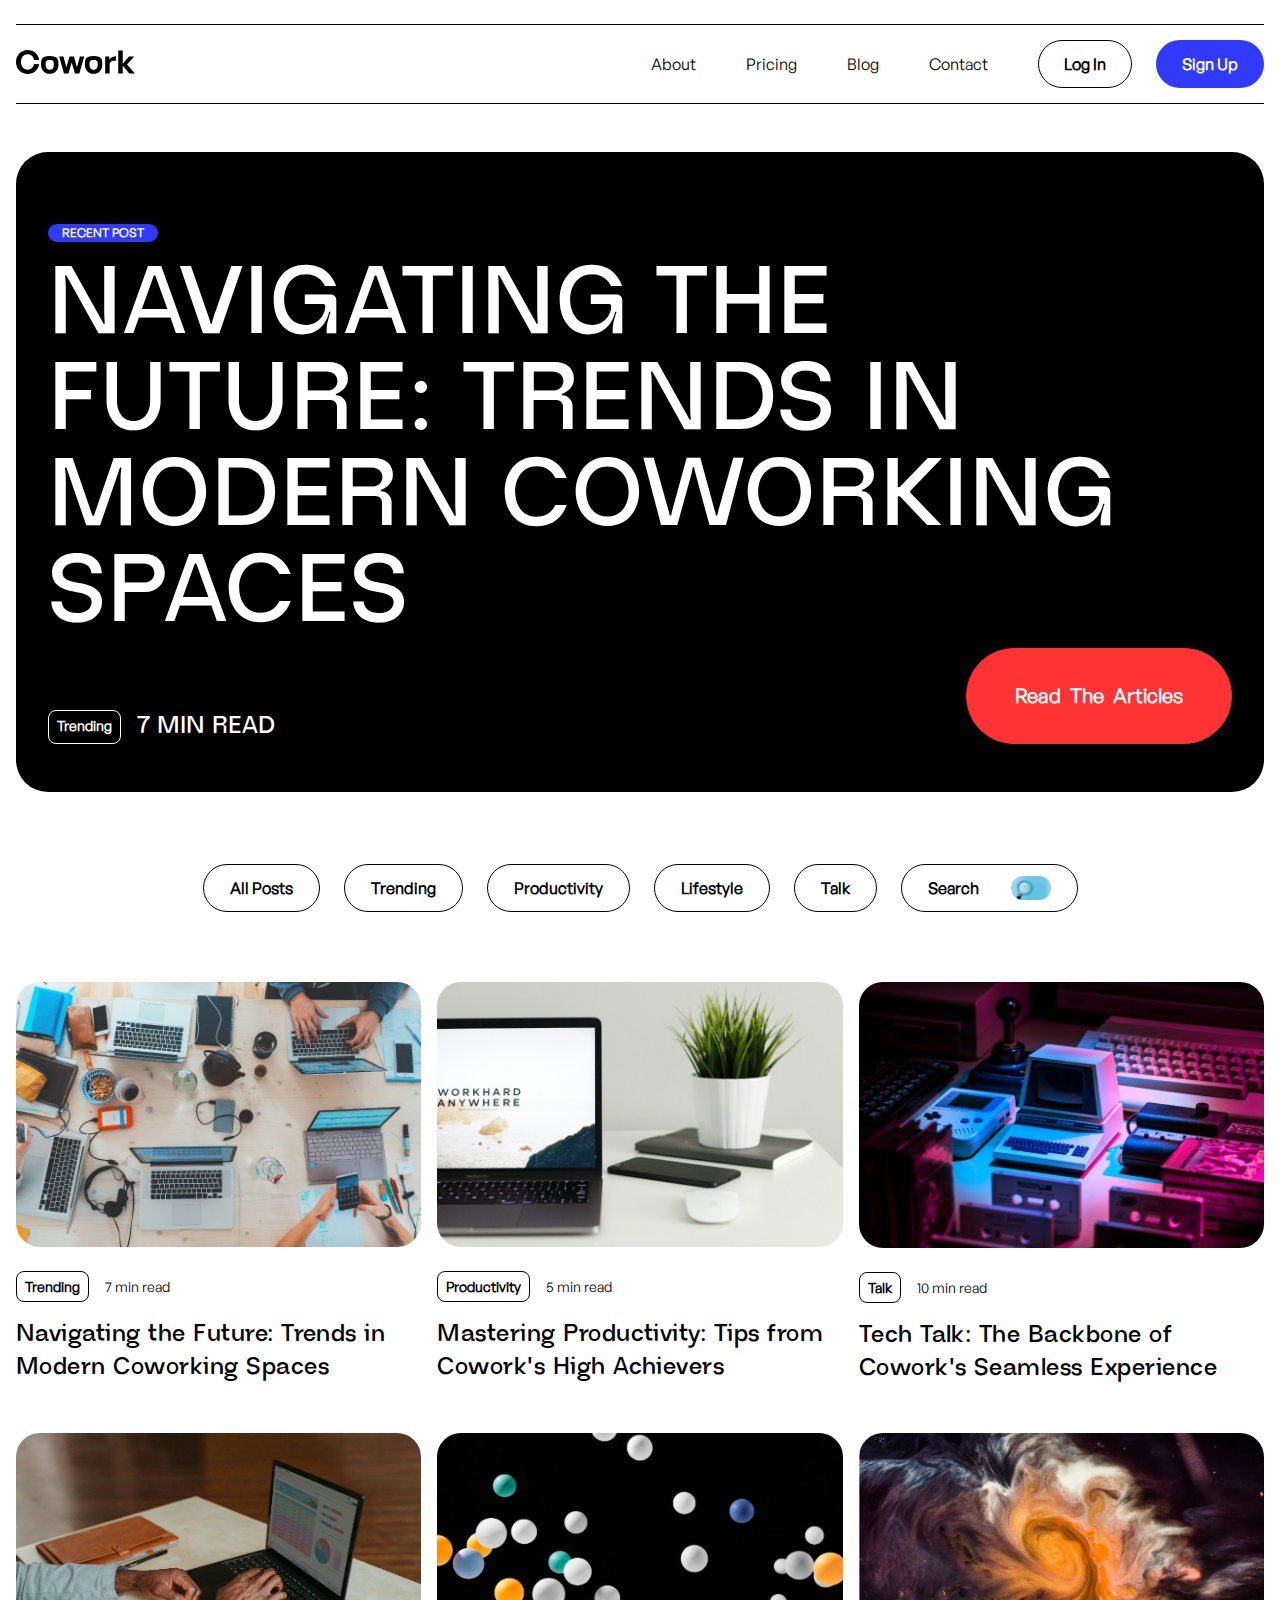
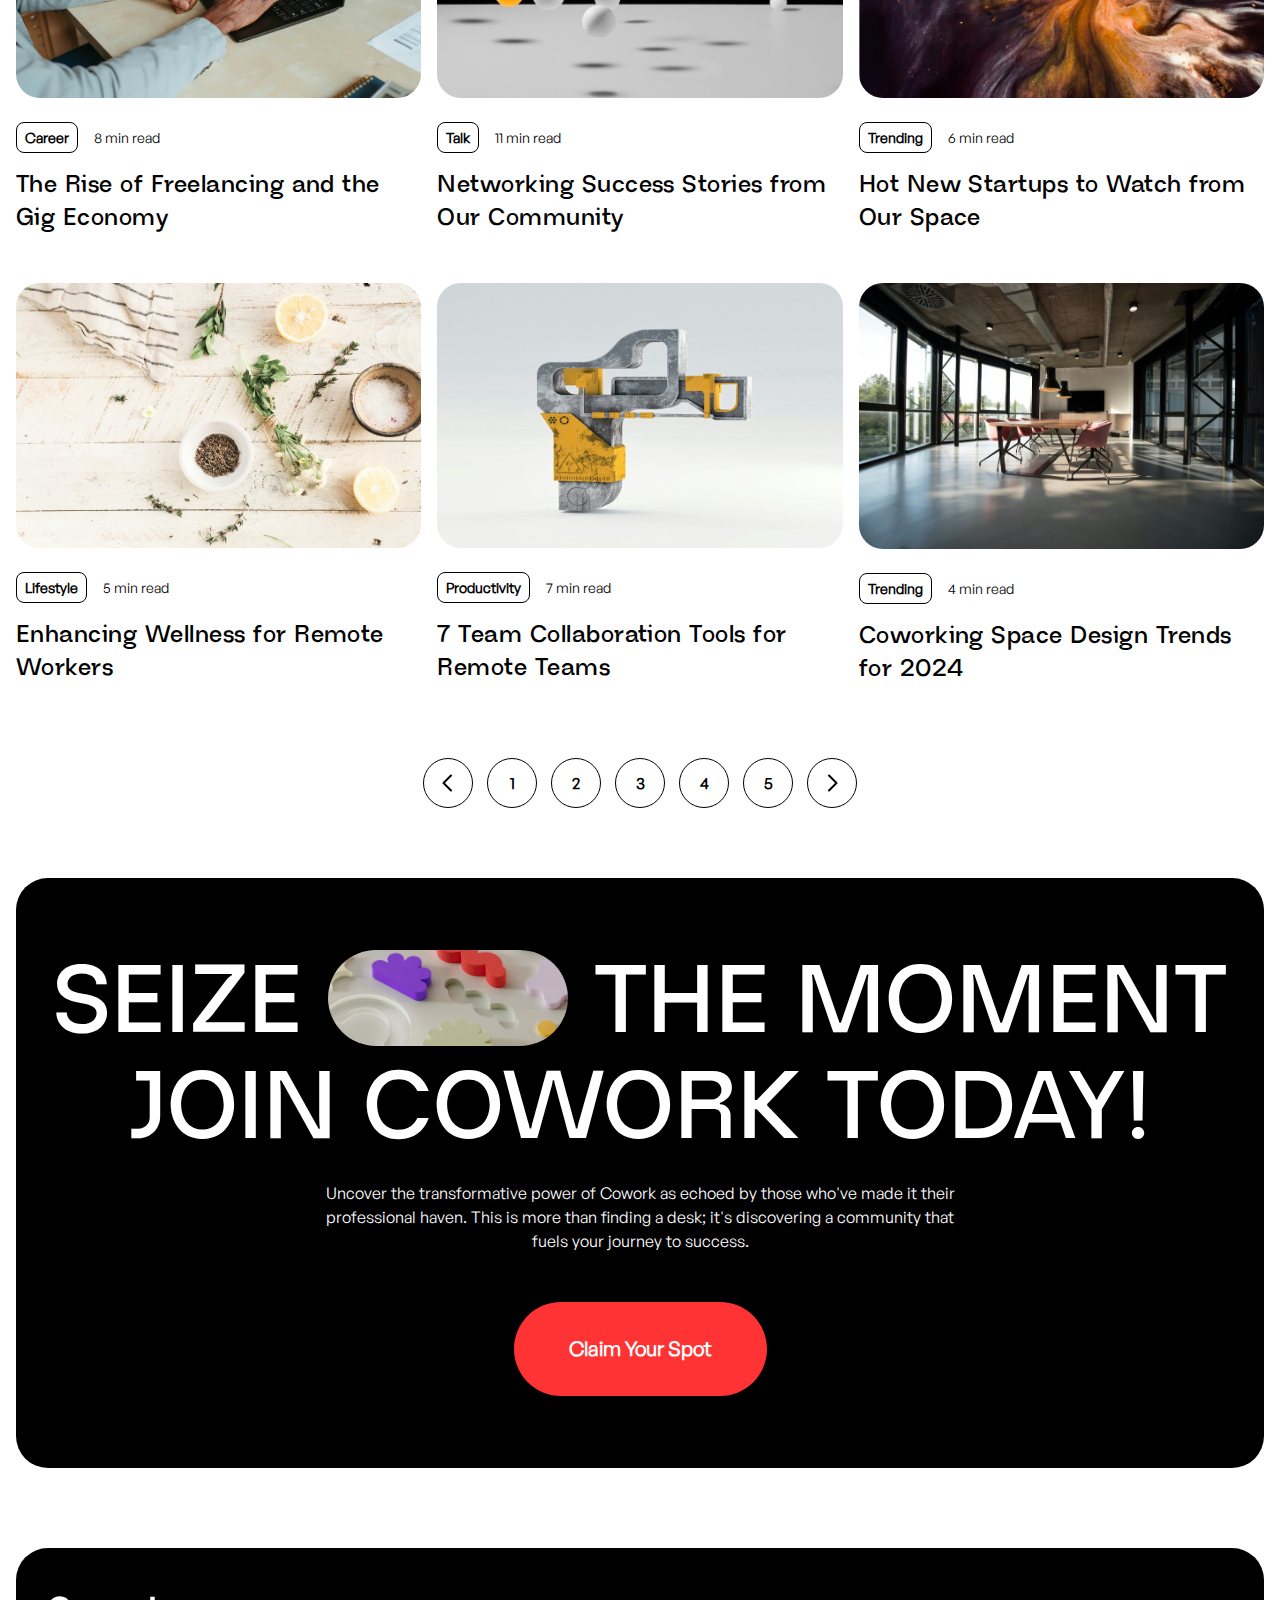
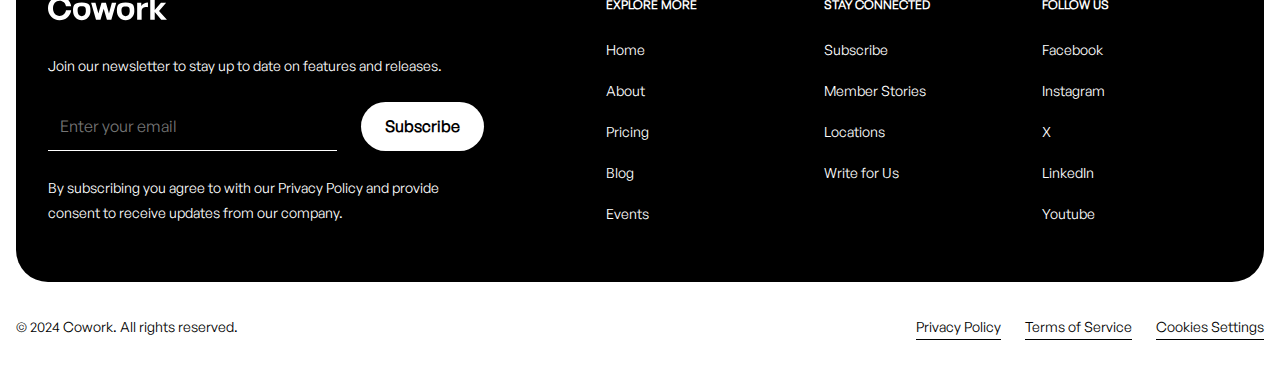
<file: blog.html>
<!DOCTYPE html>
<html lang="zxx">
  <head>
    <meta charset="UTF-8" />
    <meta name="viewport" content="width=device-width, initial-scale=1.0" />
    <title>Blog</title>
    <link rel="stylesheet" type="text/css" href="./css/main.css" />
    <link rel="stylesheet" type="text/css" href="./css/media.css" />
  </head>
  <body>
    <header class="header container">
      <div class="header-body">
        <a href="index.html" class="header-logo">
          <img src="./assets/Logo.svg" alt="Logotype" class="header-logo-img" />
        </a>
        <section class="header-interaction">
          <nav class="header-menu">
            <a href="about.html" class="header-menu-item">About</a>
            <a href="pricing.html" class="header-menu-item">Pricing</a>
            <a href="blog.html" class="header-menu-item">Blog</a>
            <a href="contact.html" class="header-menu-item">Contact</a>
          </nav>
          <div class="header-buttons">
            <button class="btn btn-outline">Log In</button>
            <button class="btn btn-blue">Sign Up</button>
          </div>
        </section>
        <a href="#menu" class="burger-menu"
          ><img
            src="./assets/burger-menu.svg"
            alt="burger menu icon"
            class="burger-menu-icon"
        /></a>
        <div class="menu-overlay" id="menu">
          <div class="menu-overlay-head">
            <img
              src="./assets/Logo-white.svg"
              alt="Logotype"
              class="footer-logo"
            />
            <a href="#" class="close-btn"
              ><img
                src="./assets/close.svg"
                alt="close menu button"
                class="burger-menu-close"
            /></a>
          </div>

          <div class="header-burger-menu-stack">
            <nav class="header-burger-menu">
              <a href="about.html" class="header-burger-menu-item">About</a>
              <a href="pricing.html" class="header-burger-menu-item">Pricing</a>
              <a href="blog.html" class="header-burger-menu-item">Blog</a>
              <a href="contact.html" class="header-burger-menu-item">Contact</a>
            </nav>
            <div class="header-buttons burger-buttons">
              <button class="btn btn-outline burger-outline">Log In</button>
              <button class="btn btn-blue">Sign Up</button>
            </div>
          </div>
        </div>
      </div>
    </header>
    <main>
      <section class="blog-hero container">
        <section class="blog-hero-content">
          <div class="blog-title-info">
            <span class="blog-title-subheading">Recent Post</span>
            <h1 class="blog-title-main">
              Navigating the Future: Trends in Modern Coworking Spaces
            </h1>
          </div>
          <section class="blog-hero-action">
            <div class="blog-hero-trend">
              <span class="blog-hero-trend-theme">Trending</span>
              <span class="blog-hero-trend-timeread">7 Min Read</span>
            </div>
            <a href="#" class="btn-red">Read The Articles</a>
          </section>
        </section>
      </section>

      <section class="blog-tabs">
        <img src="./assets/filter.svg" alt="filter icon" class="blog-tabs-filter-menu">
        <div class="blog-tabs-filter">
          <div class="blog-tabs-item">
            <input
              type="radio"
              name="tabs"
              class="blog-tabs-radio"
              id="radio-1"
            />
            <label for="radio-1" class="blog-tabs-span">All Posts</label>
          </div>
          <div class="blog-tabs-item">
            <input
              type="radio"
              name="tabs"
              class="blog-tabs-radio"
              id="radio-2"
            />
            <label for="radio-2" class="blog-tabs-span">Trending</label>
          </div>
          <div class="blog-tabs-item">
            <input
              type="radio"
              name="tabs"
              class="blog-tabs-radio"
              id="radio-3"
            />
            <label for="radio-3" class="blog-tabs-span">Productivity</label>
          </div>
          <div class="blog-tabs-item">
            <input
              type="radio"
              name="tabs"
              class="blog-tabs-radio"
              id="radio-4"
            />
            <label for="radio-4" class="blog-tabs-span">Lifestyle</label>
          </div>
          <div class="blog-tabs-item">
            <input
              type="radio"
              name="tabs"
              class="blog-tabs-radio"
              id="radio-5"
            />
            <label for="radio-5" class="blog-tabs-span">Talk</label>
          </div>
        </div>
        <div class="blog-tabs-item tabs-search">
          <input
            type="radio"
            name="tabs"
            class="blog-tabs-radio"
            id="radio-6"
          />
          <label for="radio-6" class="blog-tabs-span"
            >Search
            <img
              src="./assets/search.jpg"
              alt="search icon"
              class="blog-tabs-img"
          /></label>
        </div>
      </section>
     
      <section class="blog container wrapper">
        <section class="blog-grid">
          <div class="blog-card">
            <a href="./post.html" class="blog-card-post">
              <img
                src="./assets/blog-card-image1.jpg"
                alt="IT workplace foto"
                class="blog-card-img"
              />
              <div class="blog-card-item">
                <span class="blog-card-item-theme">Trending</span>
                <span class="blog-card-item-timepass">7 min read</span>
              </div>
              <p class="blog-card-title">
                Navigating the Future: Trends in Modern Coworking Spaces
              </p>
            </a>
          </div>
          <div class="blog-card">
            <a href="./post.html" class="blog-card-post">
              <img
                src="./assets/blog-card-image2.jpg"
                alt="Laptop on the table"
                class="blog-card-img"
              />
              <div class="blog-card-item">
                <span class="blog-card-item-theme">Productivity</span>
                <span class="blog-card-item-timepass">5 min read</span>
              </div>
              <p class="blog-card-title">
                Mastering Productivity: Tips from Cowork's High Achievers
              </p>
            </a>
          </div>
          <div class="blog-card">
            <a href="./post.html" class="blog-card-post">
              <img
                src="./assets/blog-card-image3.jpg"
                alt="old fashion electronical stuff"
                class="blog-card-img"
              />
              <div class="blog-card-item">
                <span class="blog-card-item-theme">Talk</span>
                <span class="blog-card-item-timepass">10 min read</span>
              </div>
              <p class="blog-card-title">
                Tech Talk: The Backbone of Cowork's Seamless Experience
              </p>
            </a>
          </div>
          <div class="blog-card">
            <a href="./post.html" class="blog-card-post">
              <img
                src="./assets/blog-card-image4.jpg"
                alt="man working in office"
                class="blog-card-img"
              />
              <div class="blog-card-item">
                <span class="blog-card-item-theme">Career</span>
                <span class="blog-card-item-timepass">8 min read</span>
              </div>
              <p class="blog-card-title">
                The Rise of Freelancing and the Gig Economy
              </p>
            </a>
          </div>
          <div class="blog-card">
            <a href="./post.html" class="blog-card-post">
              <img
                src="./assets/blog-card-image5.jpg"
                alt="jumping bubbles"
                class="blog-card-img"
              />
              <div class="blog-card-item">
                <span class="blog-card-item-theme">Talk</span>
                <span class="blog-card-item-timepass">11 min read</span>
              </div>
              <p class="blog-card-title">
                Networking Success Stories from Our Community
              </p>
            </a>
          </div>
          <div class="blog-card">
            <a href="./post.html" class="blog-card-post">
              <img
                src="./assets/blog-card-image6.png"
                alt="space scenery"
                class="blog-card-img"
              />
              <div class="blog-card-item">
                <span class="blog-card-item-theme">Trending</span>
                <span class="blog-card-item-timepass">6 min read</span>
              </div>
              <p class="blog-card-title">
                Hot New Startups to Watch from Our Space
              </p>
            </a>
          </div>
          <div class="blog-card">
            <a href="./post.html" class="blog-card-post">
              <img
                src="./assets/blog-card-image7.jpg"
                alt="table scenery"
                class="blog-card-img"
              />
              <div class="blog-card-item">
                <span class="blog-card-item-theme">Lifestyle</span>
                <span class="blog-card-item-timepass">5 min read</span>
              </div>
              <p class="blog-card-title">
                Enhancing Wellness for Remote Workers
              </p>
            </a>
          </div>
          <div class="blog-card">
            <a href="./post.html" class="blog-card-post">
              <img
                src="./assets/blog-card-image8.jpg"
                alt="builder's tool"
                class="blog-card-img"
              />
              <div class="blog-card-item">
                <span class="blog-card-item-theme">Productivity</span>
                <span class="blog-card-item-timepass">7 min read</span>
              </div>
              <p class="blog-card-title">
                7 Team Collaboration Tools for Remote Teams
              </p>
            </a>
          </div>
          <div class="blog-card">
            <a href="./post.html" class="blog-card-post">
              <img
                src="./assets/blog-card-image9.jpg"
                alt="foto of office"
                class="blog-card-img"
              />
              <div class="blog-card-item">
                <span class="blog-card-item-theme">Trending</span>
                <span class="blog-card-item-timepass">4 min read</span>
              </div>
              <p class="blog-card-title">
                Coworking Space Design Trends for 2024
              </p>
            </a>
          </div>
        </section>
      </section>
      <section class="blog-tabs pages">
        <div class="blog-tabs-item">
          <input
            type="radio"
            name="tabs"
            class="blog-tabs-radio"
            id="page-prev"
          />
          <label for="page-prev" class="blog-tabs-page"
            ><img
              src="./assets/caret.svg"
              alt="caret icon"
              class="blog-radio-carret"
          /></label>
        </div>
        <div class="blog-tabs-item">
          <input type="radio" name="tabs" class="blog-tabs-radio" id="page-1" />
          <label for="page-1" class="blog-tabs-page">1</label>
        </div>
        <div class="blog-tabs-item p-2">
          <input type="radio" name="tabs" class="blog-tabs-radio" id="page-2" />
          <label for="page-2" class="blog-tabs-page">2</label>
        </div>
        <div class="blog-tabs-item p-hide">
          <input type="radio" name="tabs" class="blog-tabs-radio" id="page-5" />
          <label for="page-5" class="blog-tabs-page">...</label>
        </div>
        <div class="blog-tabs-item p-3">
          <input type="radio" name="tabs" class="blog-tabs-radio" id="page-3" />
          <label for="page-3" class="blog-tabs-page">3</label>
        </div>
        <div class="blog-tabs-item p-4">
          <input type="radio" name="tabs" class="blog-tabs-radio" id="page-4" />
          <label for="page-4" class="blog-tabs-page">4</label>
        </div>
        <div class="blog-tabs-item p-5">
          <input type="radio" name="tabs" class="blog-tabs-radio" id="page-5" />
          <label for="page-5" class="blog-tabs-page">5</label>
        </div>
        <div class="blog-tabs-item">
          <input
            type="radio"
            name="tabs"
            class="blog-tabs-radio"
            id="page-next"
          />
          <label for="page-next" class="blog-tabs-page"
            ><img
              src="./assets/caret.svg"
              alt="caret icon"
              class="blog-radio-carret-rev"
          /></label>
        </div>
      </section>
      
      <section class="cta cta-blog container">
        <section class="cta-content">
          <div class="cta-heading">
            <h2 class="cta-title">
              Seize
              <img
                src="./assets/cta-image.jpg"
                alt="puzzle image"
                class="cta-title-img"
              />
              The Moment Join Cowork Today!
            </h2>
            <p class="cta-subheading">
              Uncover the transformative power of Cowork as echoed by those
              who've made it their professional haven. This is more than finding
              a desk; it's discovering a community that fuels your journey to
              success.
            </p>
          </div>

          <a href="#" class="cta-btn">Claim Your Spot</a>
        </section>
      </section>
    </main>
    <footer>
      <section class="footer container footer-wrapper">
        <section class="footer-card">
          <div class="footer-newsletter">
            <img
              src="./assets/Logo-white.svg"
              alt="Logotype"
              class="footer-logo"
            />
            <div class="footer-newsletter-stack">
              <span class="footer-adv"
                >Join our newsletter to stay up to date on features and
                releases.</span
              >
              <div class="footer-email-form">
                <input
                  type="email"
                  name="email"
                  id="1"
                  placeholder="Enter your email"
                  class="footer-email"
                />
                <button class="footer-subscribe">Subscribe</button>
              </div>
              <span class="footer-adv"
                >By subscribing you agree to with our Privacy Policy and provide
                consent to receive updates from our company.</span
              >
            </div>
          </div>
          <section class="footer-links">
            <div class="footer-links-categories">
              <span class="footer-links-category">Explore More</span>
              <div class="footer-link">
                <a href="./index.html" class="footer-link-item">Home</a>
                <a href="./about.html" class="footer-link-item">About</a>
                <a href="./pricing.html" class="footer-link-item">Pricing</a>
                <a href="./blog.html" class="footer-link-item">Blog</a>
                <a href="#" class="footer-link-item">Events</a>
              </div>
            </div>
            <div class="footer-links-categories">
              <span class="footer-links-category">Stay Connected</span>
              <div class="footer-link">
                <a href="#" class="footer-link-item">Subscribe</a>
                <a href="#" class="footer-link-item">Member Stories</a>
                <a href="#" class="footer-link-item">Locations</a>
                <a href="#" class="footer-link-item">Write for Us</a>
              </div>
            </div>
            <div class="footer-links-categories">
              <span class="footer-links-category">Follow Us</span>
              <div class="footer-link">
                <a href="#" class="footer-link-item">Facebook</a>
                <a href="#" class="footer-link-item">Instagram</a>
                <a href="#" class="footer-link-item">X</a>
                <a href="#" class="footer-link-item">LinkedIn</a>
                <a href="#" class="footer-link-item">Youtube</a>
              </div>
            </div>
          </section>
        </section>
        <div class="footer-copyright">
          <span class="author">© 2024 Cowork. All rights reserved.</span>
          <div class="copyright-links">
            <a href="#" class="copyright-link-item">Privacy Policy</a>
            <a href="#" class="copyright-link-item">Terms of Service</a>
            <a href="#" class="copyright-link-item">Cookies Settings</a>
          </div>
        </div>
      </section>
    </footer>
  </body>
</html>
</file>
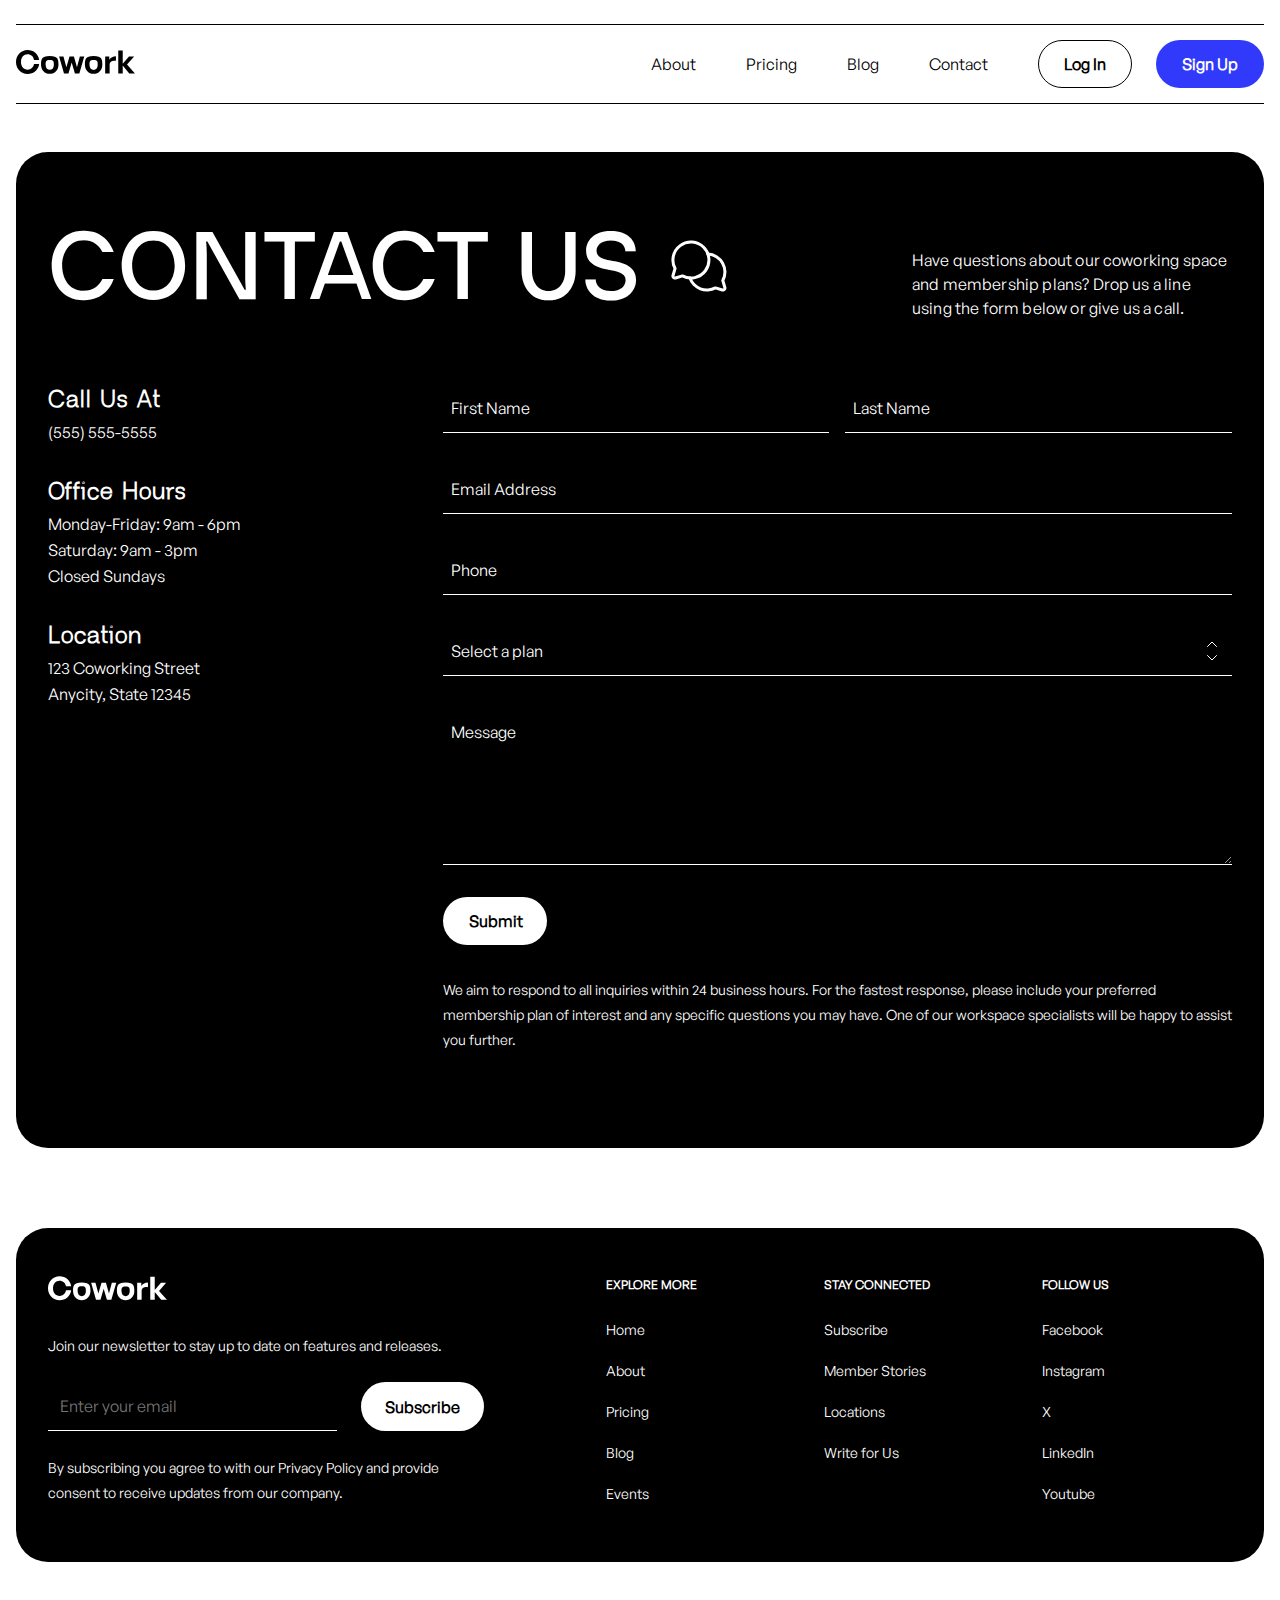
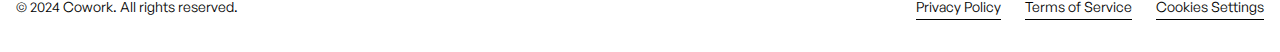
<file: contact.html>
<!DOCTYPE html>
<html lang="zxx">
  <head>
    <meta charset="UTF-8" />
    <meta name="viewport" content="width=device-width, initial-scale=1.0" />
    <title>Contact</title>
    <link rel="stylesheet" type="text/css" href="./css/main.css" />
    <link rel="stylesheet" type="text/css" href="./css/media.css" />
  </head>
  <body>
    <header class="header container">
      <div class="header-body">
        <a href="index.html" class="header-logo">
          <img src="./assets/Logo.svg" alt="Logotype" class="header-logo-img" />
        </a>
        <section class="header-interaction">
          <nav class="header-menu">
            <a href="about.html" class="header-menu-item">About</a>
            <a href="pricing.html" class="header-menu-item">Pricing</a>
            <a href="blog.html" class="header-menu-item">Blog</a>
            <a href="contact.html" class="header-menu-item">Contact</a>
          </nav>
          <div class="header-buttons">
            <button class="btn btn-outline">Log In</button>
            <button class="btn btn-blue">Sign Up</button>
          </div>
        </section>
        <a href="#menu" class="burger-menu"
          ><img
            src="./assets/burger-menu.svg"
            alt="burger menu icon"
            class="burger-menu-icon"
        /></a>
        <div class="menu-overlay" id="menu">
          <div class="menu-overlay-head">
            <img
              src="./assets/Logo-white.svg"
              alt="Logotype"
              class="footer-logo"
            />
            <a href="#" class="close-btn"
              ><img
                src="./assets/close.svg"
                alt="close menu button"
                class="burger-menu-close"
            /></a>
          </div>

          <div class="header-burger-menu-stack">
            <nav class="header-burger-menu">
              <a href="about.html" class="header-burger-menu-item">About</a>
              <a href="pricing.html" class="header-burger-menu-item">Pricing</a>
              <a href="blog.html" class="header-burger-menu-item">Blog</a>
              <a href="contact.html" class="header-burger-menu-item">Contact</a>
            </nav>
            <div class="header-buttons burger-buttons">
              <button class="btn btn-outline burger-outline">Log In</button>
              <button class="btn btn-blue">Sign Up</button>
            </div>
          </div>
        </div>
      </div>
    </header>
    <main>
      <section class="contact container">
        <section class="contact-content">
          <div class="contact-title-info">
            <h1 class="contact-title">
              Contact
              <span class="contact-title-span">
                Us
                <img
                  src="./assets/chat-bubles.svg"
                  alt="chat bubles icon"
                  class="contact-title-img"
                />
              </span>
            </h1>
            <p class="contact-subtitle">
              Have questions about our coworking space and membership plans?
              Drop us a line using the form below or give us a call.
            </p>
          </div>
          <section class="contact-label">
            <div class="contact-label-description">
              <div class="contact-label-stack">
                <span class="contact-label-stack-name">Call Us At</span>
                <span class="contact-label-stack-info">(555) 555-5555</span>
              </div>
              <div class="contact-label-stack">
                <span class="contact-label-stack-name">Office Hours</span>
                <span class="contact-label-stack-info"
                  >Monday-Friday: 9am - 6pm</span
                >
                <span class="contact-label-stack-info"
                  >Saturday: 9am - 3pm</span
                >
                <span class="contact-label-stack-info">Closed Sundays</span>
              </div>
              <div class="contact-label-stack">
                <span class="contact-label-stack-name">Location</span>
                <span class="contact-label-stack-info"
                  >123 Coworking Street</span
                >
                <span class="contact-label-stack-info"
                  >Anycity, State 12345</span
                >
              </div>
            </div>
            <div class="contact-label-fields">
              <div class="contact-fullname">
                <input
                  type="text"
                  name="first-name"
                  class="contact-first-name field-style"
                  placeholder="First Name"
                  required
                />
                <input
                  type="text"
                  name="last-name"
                  class="contact-last-name field-style"
                  placeholder="Last Name"
                  required
                />
              </div>
              <input
                type="email"
                name="email"
                id=""
                class="contact-email field-style"
                placeholder="Email Address"
                required
              />
              <input
                type="tel"
                name="phone"
                id=""
                class="contact-phone field-style"
                placeholder="Phone"
              />
              <select name="plan" id="" class="contact-plan field-style">
                <option value="" disabled selected hidden>Select a plan</option>
                <option value="0" class="contact-option field-style">
                  Planokur
                </option>
                <option value="1" class="contact-option field-style">
                  Ne planokur
                </option>
              </select>

              <textarea
                name="contact-message"
                id=""
                class="contact-message field-style"
                placeholder="Message"
                required
              ></textarea>
              <input type="submit" value="Submit" class="btn btn-submit" />
              <p class="contact-disclaimer">
                We aim to respond to all inquiries within 24 business hours. For
                the fastest response, please include your preferred membership
                plan of interest and any specific questions you may have. One of
                our workspace specialists will be happy to assist you further.
              </p>
            </div>
          </section>
        </section>
      </section>
    </main>
    <footer>
      <section class="footer container footer-wrapper">
        <section class="footer-card">
          <div class="footer-newsletter">
            <img
              src="./assets/Logo-white.svg"
              alt="Logotype"
              class="footer-logo"
            />
            <div class="footer-newsletter-stack">
              <span class="footer-adv"
                >Join our newsletter to stay up to date on features and
                releases.</span
              >
              <div class="footer-email-form">
                <input
                  type="email"
                  name="email"
                  id="1"
                  placeholder="Enter your email"
                  class="footer-email"
                />
                <button class="footer-subscribe">Subscribe</button>
              </div>
              <span class="footer-adv"
                >By subscribing you agree to with our Privacy Policy and provide
                consent to receive updates from our company.</span
              >
            </div>
          </div>
          <section class="footer-links">
            <div class="footer-links-categories">
              <span class="footer-links-category">Explore More</span>
              <div class="footer-link">
                <a href="./index.html" class="footer-link-item">Home</a>
                <a href="./about.html" class="footer-link-item">About</a>
                <a href="./pricing.html" class="footer-link-item">Pricing</a>
                <a href="./blog.html" class="footer-link-item">Blog</a>
                <a href="#" class="footer-link-item">Events</a>
              </div>
            </div>
            <div class="footer-links-categories">
              <span class="footer-links-category">Stay Connected</span>
              <div class="footer-link">
                <a href="#" class="footer-link-item">Subscribe</a>
                <a href="#" class="footer-link-item">Member Stories</a>
                <a href="#" class="footer-link-item">Locations</a>
                <a href="#" class="footer-link-item">Write for Us</a>
              </div>
            </div>
            <div class="footer-links-categories">
              <span class="footer-links-category">Follow Us</span>
              <div class="footer-link">
                <a href="#" class="footer-link-item">Facebook</a>
                <a href="#" class="footer-link-item">Instagram</a>
                <a href="#" class="footer-link-item">X</a>
                <a href="#" class="footer-link-item">LinkedIn</a>
                <a href="#" class="footer-link-item">Youtube</a>
              </div>
            </div>
          </section>
        </section>
        <div class="footer-copyright">
          <span class="author">© 2024 Cowork. All rights reserved.</span>
          <div class="copyright-links">
            <a href="#" class="copyright-link-item">Privacy Policy</a>
            <a href="#" class="copyright-link-item">Terms of Service</a>
            <a href="#" class="copyright-link-item">Cookies Settings</a>
          </div>
        </div>
      </section>
    </footer>
  </body>
</html>
</file>
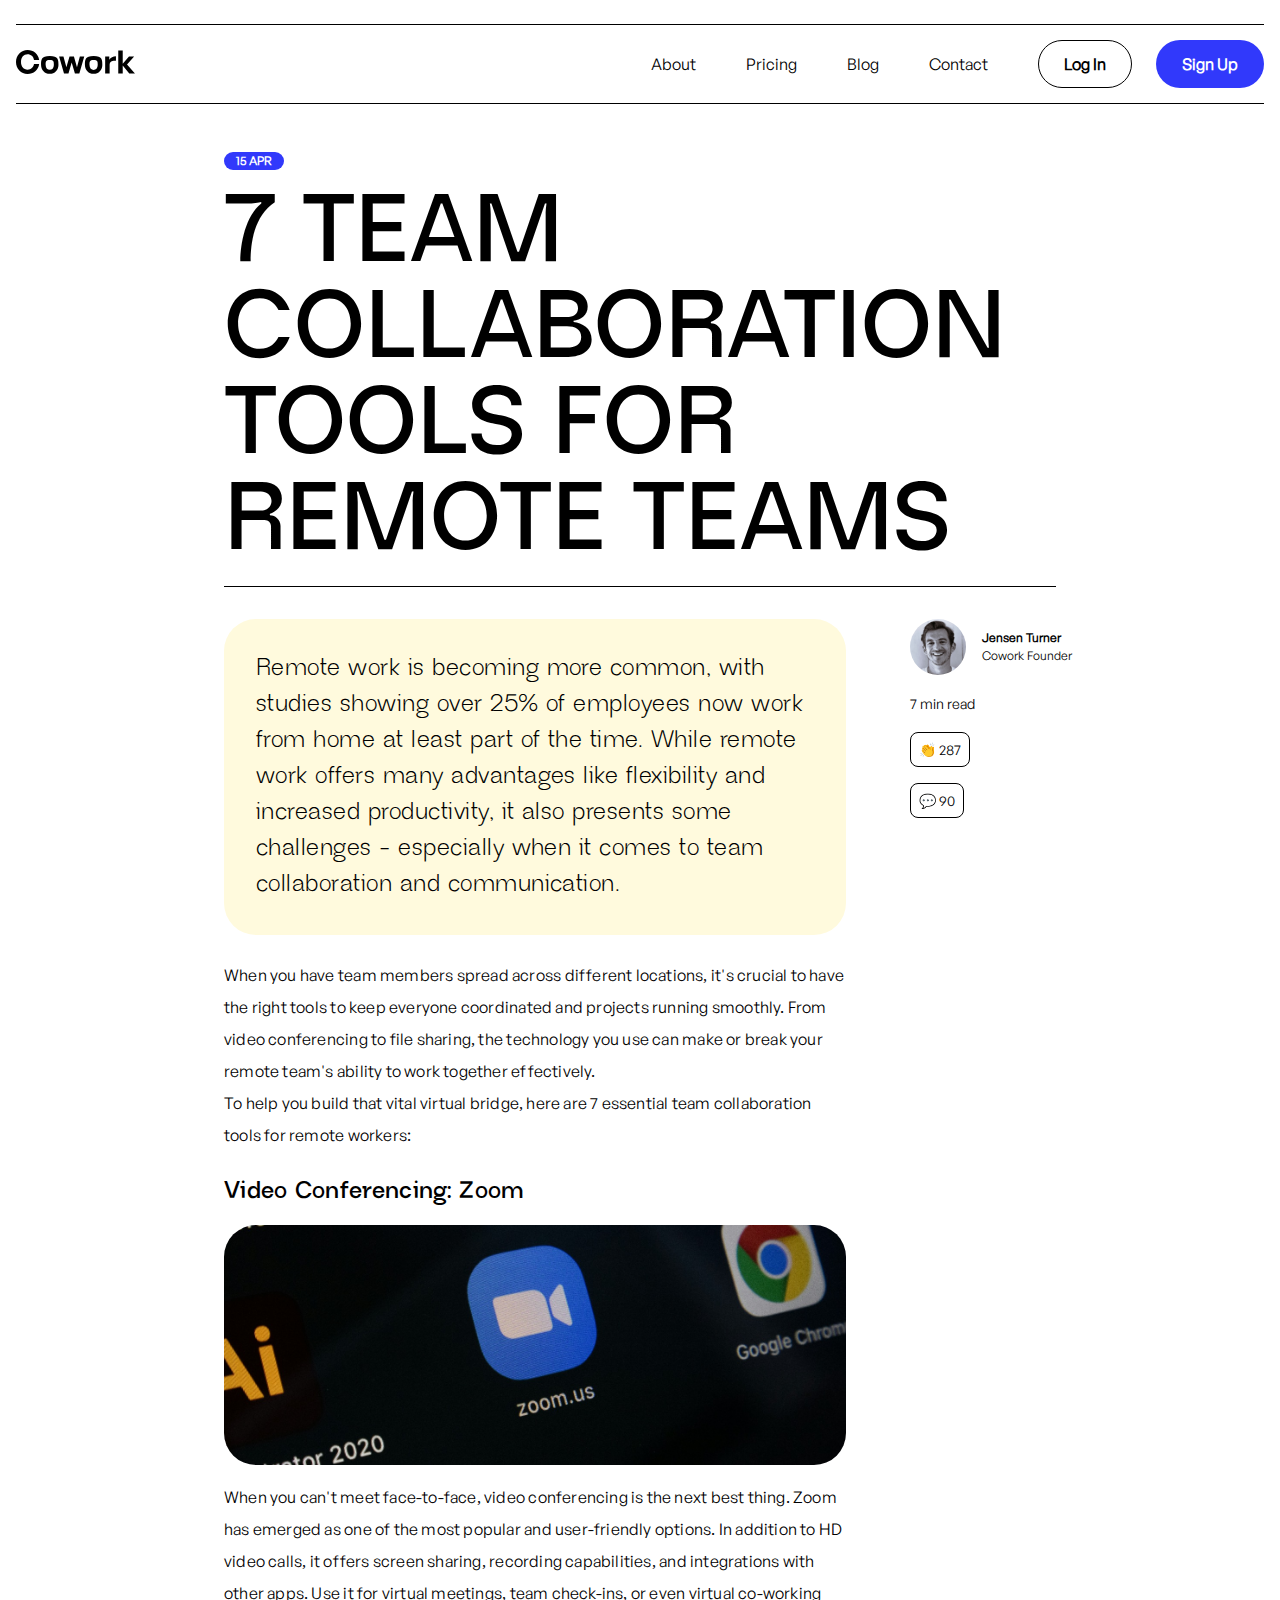
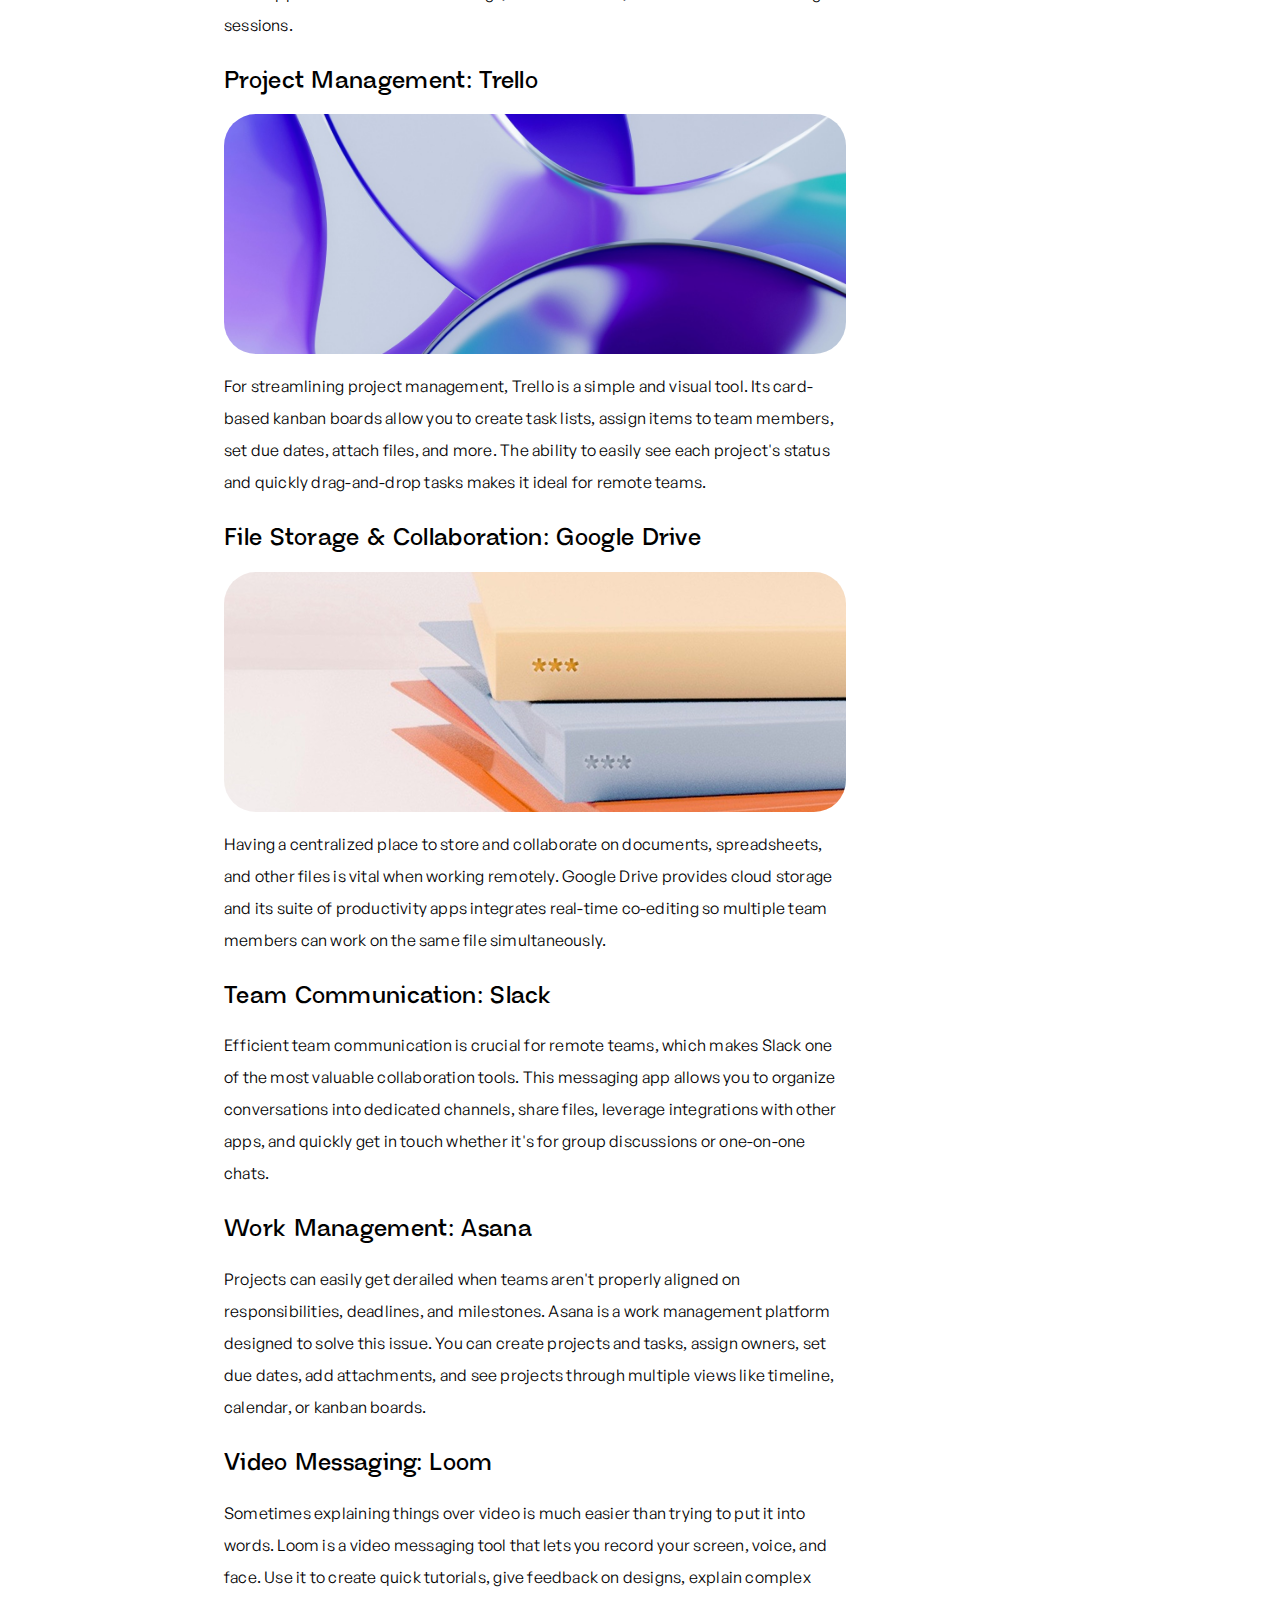
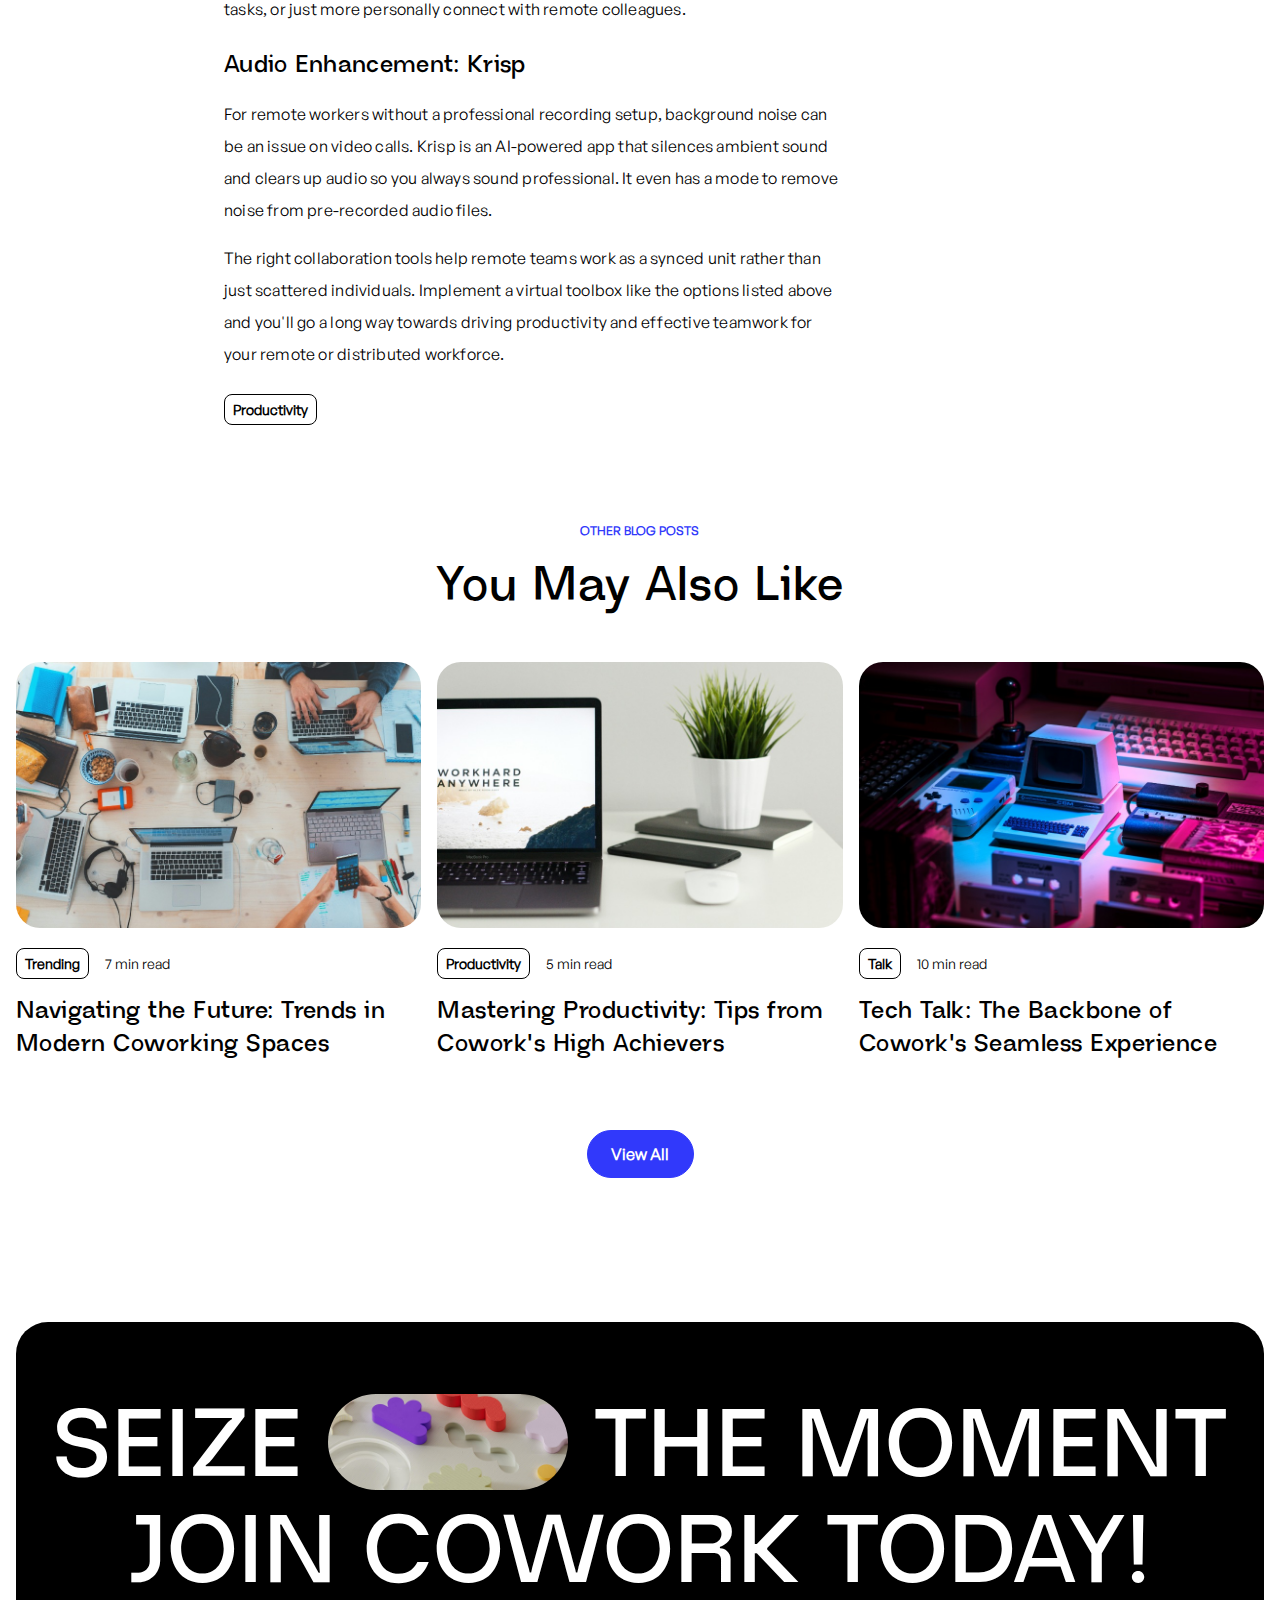
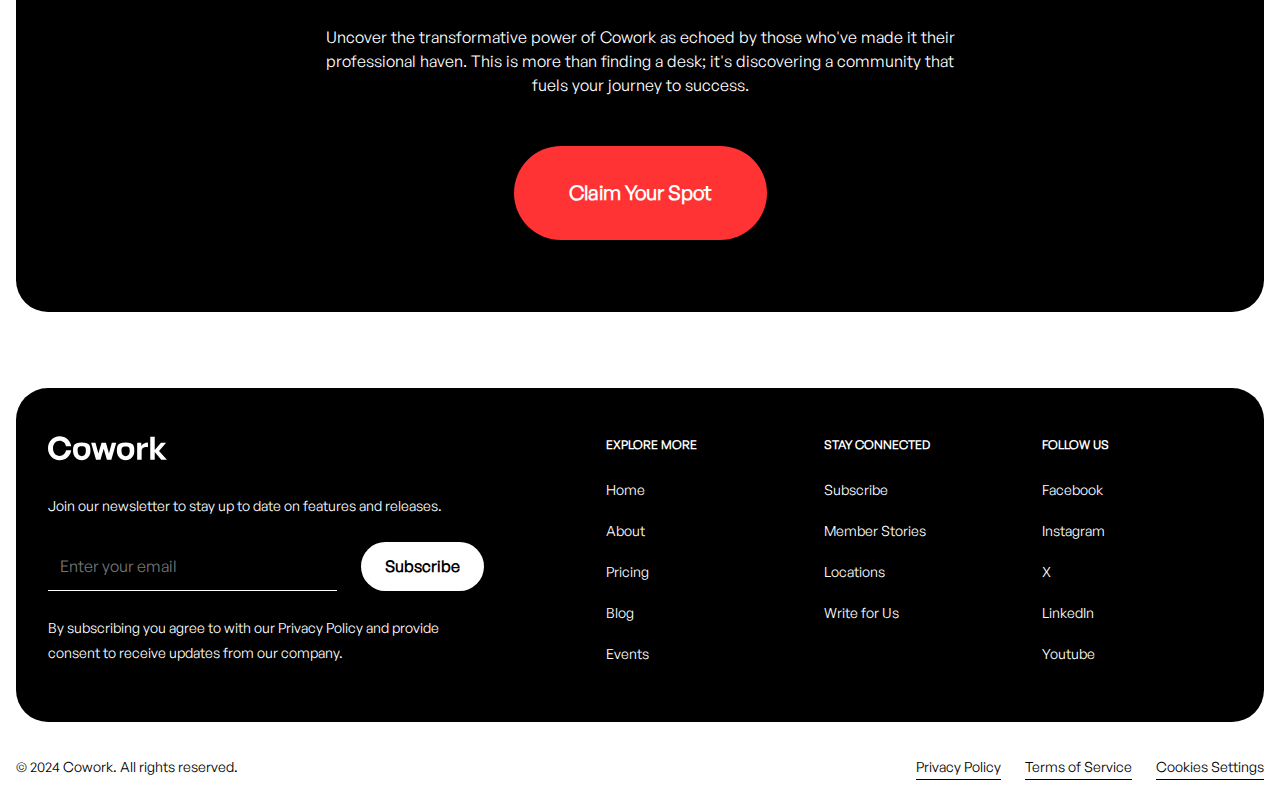
<file: post.html>
<!DOCTYPE html>
<html lang="zxx">
  <head>
    <meta charset="UTF-8" />
    <meta name="viewport" content="width=device-width, initial-scale=1.0" />
    <title>Post</title>
    <link rel="stylesheet" type="text/css" href="./css/main.css" />
    <link rel="stylesheet" type="text/css" href="./css/media.css" />
  </head>
  <body>
    <header class="header container">
      <div class="header-body">
        <a href="index.html" class="header-logo">
          <img src="./assets/Logo.svg" alt="Logotype" class="header-logo-img" />
        </a>
        <section class="header-interaction">
          <nav class="header-menu">
            <a href="about.html" class="header-menu-item">About</a>
            <a href="pricing.html" class="header-menu-item">Pricing</a>
            <a href="blog.html" class="header-menu-item">Blog</a>
            <a href="contact.html" class="header-menu-item">Contact</a>
          </nav>
          <div class="header-buttons">
            <button class="btn btn-outline">Log In</button>
            <button class="btn btn-blue">Sign Up</button>
          </div>
        </section>
        <a href="#menu" class="burger-menu"
          ><img
            src="./assets/burger-menu.svg"
            alt="burger menu icon"
            class="burger-menu-icon"
        /></a>
        <div class="menu-overlay" id="menu">
          <div class="menu-overlay-head">
            <img
              src="./assets/Logo-white.svg"
              alt="Logotype"
              class="footer-logo"
            />
            <a href="#" class="close-btn"
              ><img
                src="./assets/close.svg"
                alt="close menu button"
                class="burger-menu-close"
            /></a>
          </div>

          <div class="header-burger-menu-stack">
            <nav class="header-burger-menu">
              <a href="about.html" class="header-burger-menu-item">About</a>
              <a href="pricing.html" class="header-burger-menu-item">Pricing</a>
              <a href="blog.html" class="header-burger-menu-item">Blog</a>
              <a href="contact.html" class="header-burger-menu-item">Contact</a>
            </nav>
            <div class="header-buttons burger-buttons">
              <button class="btn btn-outline burger-outline">Log In</button>
              <button class="btn btn-blue">Sign Up</button>
            </div>
          </div>
        </div>
      </div>
    </header>
    <main>
      <section class="post-article">
        <div class="post-title-info">
          <span class="post-title-date">15 APR</span>
          <h1 class="post-title">
            7 Team Collaboration Tools for Remote Teams
          </h1>
        </div>
        <section class="post-content">
          <section class="post-material">
            <p class="post-material-disclaimer">
              Remote work is becoming more common, with studies showing over 25%
              of employees now work from home at least part of the time. While
              remote work offers many advantages like flexibility and increased
              productivity, it also presents some challenges - especially when
              it comes to team collaboration and communication.
            </p>
            <p class="post-material-heading">
              When you have team members spread across different locations, it's
              crucial to have the right tools to keep everyone coordinated and
              projects running smoothly. From video conferencing to file
              sharing, the technology you use can make or break your remote
              team's ability to work together effectively. <br />To help you
              build that vital virtual bridge, here are 7 essential team
              collaboration tools for remote workers:
            </p>
            <div class="post-material-content">
              <h2 class="post-material-content-heading">
                Video Conferencing: Zoom
              </h2>
              <img
                src="./assets/post-image1.jpg"
                alt="monitor screen"
                class="post-material-content-image"
              />
              <p class="post-material-heading">
                When you can't meet face-to-face, video conferencing is the next
                best thing. Zoom has emerged as one of the most popular and
                user-friendly options. In addition to HD video calls, it offers
                screen sharing, recording capabilities, and integrations with
                other apps. Use it for virtual meetings, team check-ins, or even
                virtual co-working sessions.
              </p>
            </div>
            <div class="post-material-content">
              <h2 class="post-material-content-heading">
                Project Management: Trello
              </h2>
              <img
                src="./assets/post-image2.jpg"
                alt="abstract scenery"
                class="post-material-content-image"
              />
              <p class="post-material-heading">
                For streamlining project management, Trello is a simple and
                visual tool. Its card-based kanban boards allow you to create
                task lists, assign items to team members, set due dates, attach
                files, and more. The ability to easily see each project's status
                and quickly drag-and-drop tasks makes it ideal for remote teams.
              </p>
            </div>
            <div class="post-material-content">
              <h2 class="post-material-content-heading">
                File Storage & Collaboration: Google Drive
              </h2>
              <img
                src="./assets/post-image3.png"
                alt="multicolored folders"
                class="post-material-content-image"
              />
              <p class="post-material-heading">
                Having a centralized place to store and collaborate on
                documents, spreadsheets, and other files is vital when working
                remotely. Google Drive provides cloud storage and its suite of
                productivity apps integrates real-time co-editing so multiple
                team members can work on the same file simultaneously.
              </p>
            </div>
            <div class="post-material-content">
              <h2 class="post-material-content-heading">
                Team Communication: Slack
              </h2>
              <p class="post-material-heading">
                Efficient team communication is crucial for remote teams, which
                makes Slack one of the most valuable collaboration tools. This
                messaging app allows you to organize conversations into
                dedicated channels, share files, leverage integrations with
                other apps, and quickly get in touch whether it's for group
                discussions or one-on-one chats.
              </p>
            </div>
            <div class="post-material-content">
              <h2 class="post-material-content-heading">
                Work Management: Asana
              </h2>
              <p class="post-material-heading">
                Projects can easily get derailed when teams aren't properly
                aligned on responsibilities, deadlines, and milestones. Asana is
                a work management platform designed to solve this issue. You can
                create projects and tasks, assign owners, set due dates, add
                attachments, and see projects through multiple views like
                timeline, calendar, or kanban boards.
              </p>
            </div>
            <div class="post-material-content">
              <h2 class="post-material-content-heading">
                Video Messaging: Loom
              </h2>
              <p class="post-material-heading">
                Sometimes explaining things over video is much easier than
                trying to put it into words. Loom is a video messaging tool that
                lets you record your screen, voice, and face. Use it to create
                quick tutorials, give feedback on designs, explain complex
                tasks, or just more personally connect with remote colleagues.
              </p>
            </div>
            <div class="post-material-content">
              <h2 class="post-material-content-heading">
                Audio Enhancement: Krisp
              </h2>
              <p class="post-material-heading">
                For remote workers without a professional recording setup,
                background noise can be an issue on video calls. Krisp is an
                AI-powered app that silences ambient sound and clears up audio
                so you always sound professional. It even has a mode to remove
                noise from pre-recorded audio files.
              </p>
              <p class="post-material-heading">
                The right collaboration tools help remote teams work as a synced
                unit rather than just scattered individuals. Implement a virtual
                toolbox like the options listed above and you'll go a long way
                towards driving productivity and effective teamwork for your
                remote or distributed workforce.
              </p>
            </div>
            <span class="blog-card-item-theme">Productivity</span>
          </section>
          <aside class="review">
            <div class="review-avatar">
              <img
                src="./assets/avatar-comment.jpg"
                alt="commentator's foto"
                class="review-avatar-img"
              />
              <div class="review-avatar-person">
                <span class="review-avatar-person-name">Jensen Turner</span>
                <span class="review-avatar-person-job">Cowork Founder</span>
              </div>
            </div>
            <span class="blog-card-item-timepass">7 min read</span>
            <div class="review-likes">
              <span class="review-like-count">👏 287</span>
              <span class="review-like-count">💬 90</span>
            </div>
          </aside>
        </section>
      </section>
      <section class="blog post-margin container">
        <section class="blog-heading">
          <p class="blog-upheading">Other Blog Posts</p>
          <h2 class="blog-title">You May Also Like</h2>
        </section>
        <section class="blog-content post-blog">
          <div class="blog-card">
            <img
              src="./assets/blog-card-image1.jpg"
              alt="workplace"
              class="blog-card-img"
            />
            <div class="blog-card-item">
              <span class="blog-card-item-theme">Trending</span>
              <span class="blog-card-item-timepass">7 min read</span>
            </div>
            <p class="blog-card-title">
              Navigating the Future: Trends in Modern Coworking Spaces
            </p>
          </div>
          <div class="blog-card">
            <img
              src="./assets/blog-card-image2.jpg"
              alt="workplace"
              class="blog-card-img"
            />
            <div class="blog-card-item">
              <span class="blog-card-item-theme">Productivity</span>
              <span class="blog-card-item-timepass">5 min read</span>
            </div>
            <p class="blog-card-title">
              Mastering Productivity: Tips from Cowork's High Achievers
            </p>
          </div>
          <div class="blog-card">
            <img
              src="./assets/blog-card-image3.jpg"
              alt="workplace"
              class="blog-card-img"
            />
            <div class="blog-card-item">
              <span class="blog-card-item-theme">Talk</span>
              <span class="blog-card-item-timepass">10 min read</span>
            </div>
            <p class="blog-card-title">
              Tech Talk: The Backbone of Cowork's Seamless Experience
            </p>
          </div>
        </section>
        <a href="./blog.html" class="blog-btn btn btn-blue">View All</a>
      </section>
      <section class="cta cta-post container">
        <section class="cta-content">
          <div class="cta-heading">
            <h2 class="cta-title">
              Seize
              <img
                src="./assets/cta-image.jpg"
                alt="puzzle image"
                class="cta-title-img"
              />
              The Moment Join Cowork Today!
            </h2>
            <p class="cta-subheading">
              Uncover the transformative power of Cowork as echoed by those
              who've made it their professional haven. This is more than finding
              a desk; it's discovering a community that fuels your journey to
              success.
            </p>
          </div>

          <a href="#" class="cta-btn">Claim Your Spot</a>
        </section>
      </section>
    </main>
    <footer>
      <section class="footer container footer-wrapper">
        <section class="footer-card">
          <div class="footer-newsletter">
            <img
              src="./assets/Logo-white.svg"
              alt="Logotype"
              class="footer-logo"
            />
            <div class="footer-newsletter-stack">
              <span class="footer-adv"
                >Join our newsletter to stay up to date on features and
                releases.</span
              >
              <div class="footer-email-form">
                <input
                  type="email"
                  name="email"
                  id="1"
                  placeholder="Enter your email"
                  class="footer-email"
                />
                <button class="footer-subscribe">Subscribe</button>
              </div>
              <span class="footer-adv"
                >By subscribing you agree to with our Privacy Policy and provide
                consent to receive updates from our company.</span
              >
            </div>
          </div>
          <section class="footer-links">
            <div class="footer-links-categories">
              <span class="footer-links-category">Explore More</span>
              <div class="footer-link">
                <a href="./index.html" class="footer-link-item">Home</a>
                <a href="./about.html" class="footer-link-item">About</a>
                <a href="./pricing.html" class="footer-link-item">Pricing</a>
                <a href="./blog.html" class="footer-link-item">Blog</a>
                <a href="#" class="footer-link-item">Events</a>
              </div>
            </div>
            <div class="footer-links-categories">
              <span class="footer-links-category">Stay Connected</span>
              <div class="footer-link">
                <a href="#" class="footer-link-item">Subscribe</a>
                <a href="#" class="footer-link-item">Member Stories</a>
                <a href="#" class="footer-link-item">Locations</a>
                <a href="#" class="footer-link-item">Write for Us</a>
              </div>
            </div>
            <div class="footer-links-categories">
              <span class="footer-links-category">Follow Us</span>
              <div class="footer-link">
                <a href="#" class="footer-link-item">Facebook</a>
                <a href="#" class="footer-link-item">Instagram</a>
                <a href="#" class="footer-link-item">X</a>
                <a href="#" class="footer-link-item">LinkedIn</a>
                <a href="#" class="footer-link-item">Youtube</a>
              </div>
            </div>
          </section>
        </section>
        <div class="footer-copyright">
          <span class="author">© 2024 Cowork. All rights reserved.</span>
          <div class="copyright-links">
            <a href="#" class="copyright-link-item">Privacy Policy</a>
            <a href="#" class="copyright-link-item">Terms of Service</a>
            <a href="#" class="copyright-link-item">Cookies Settings</a>
          </div>
        </div>
      </section>
    </footer>
  </body>
</html>
</file>
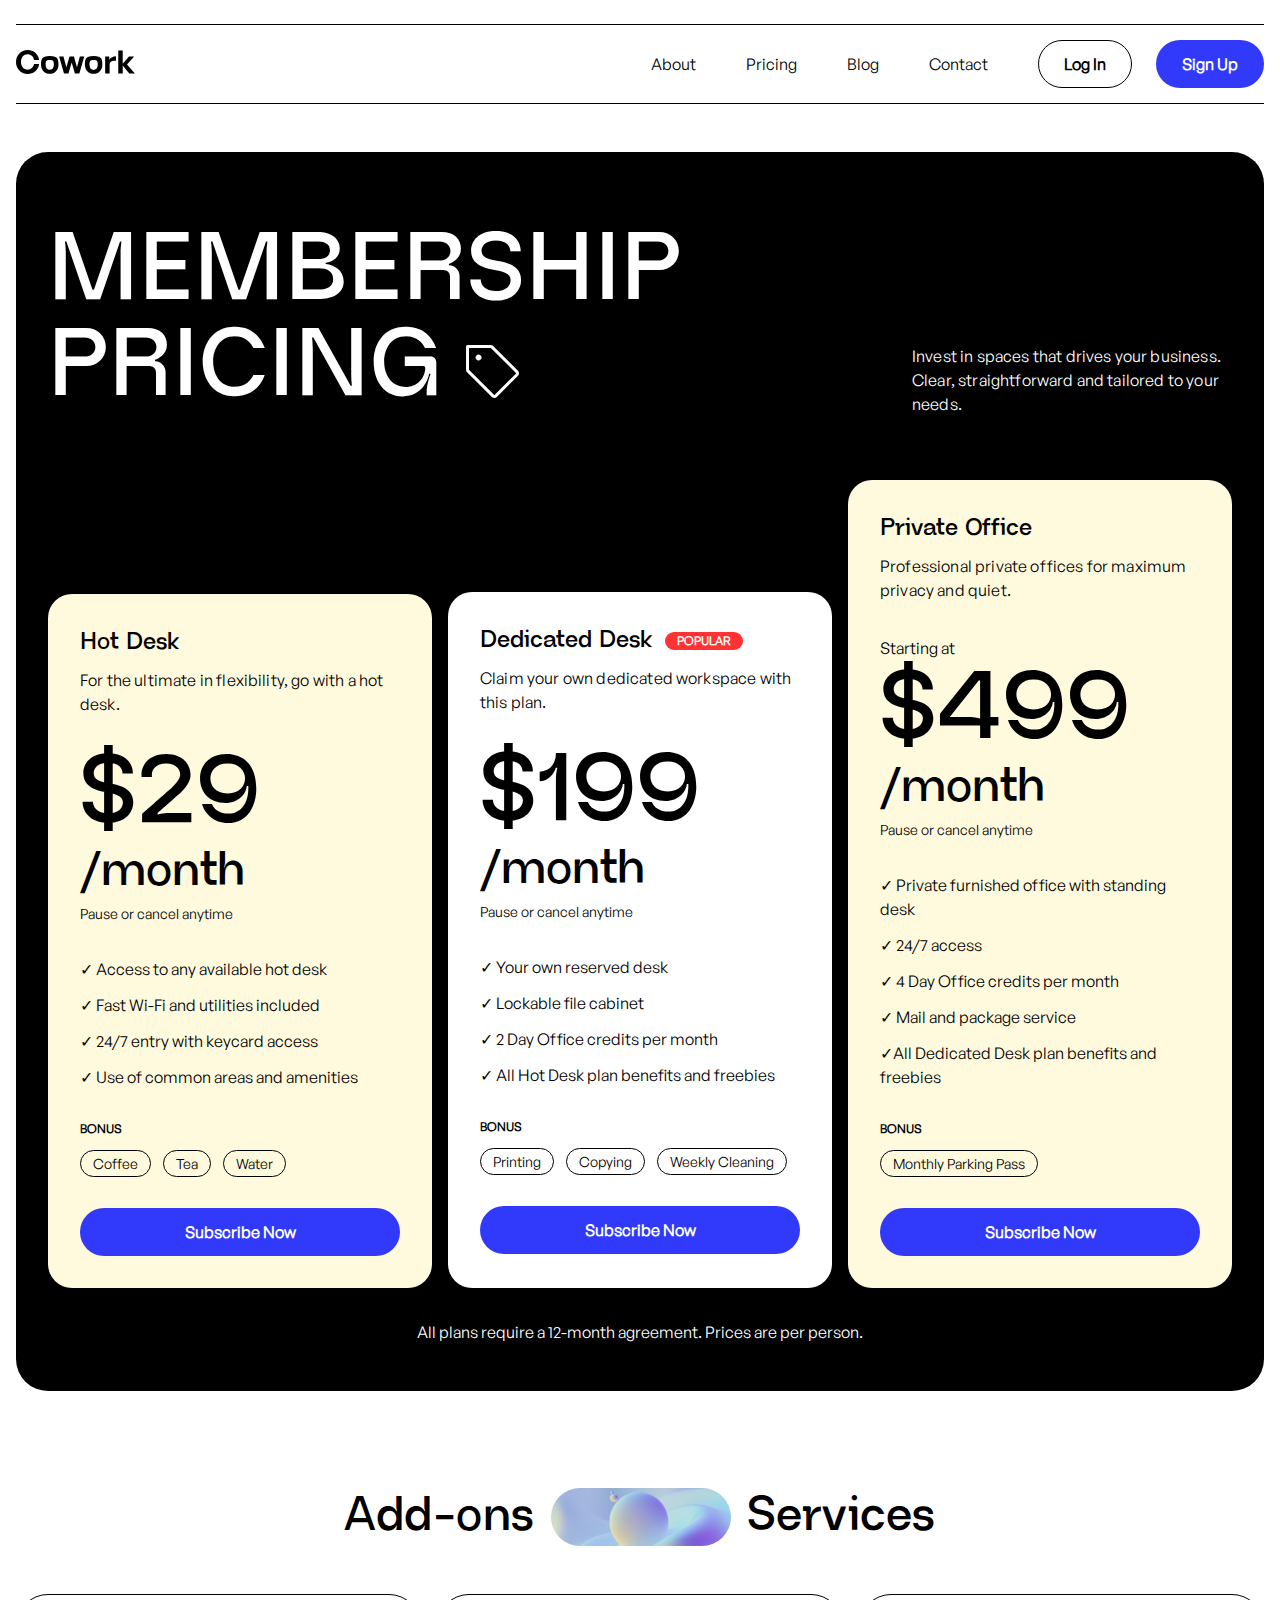
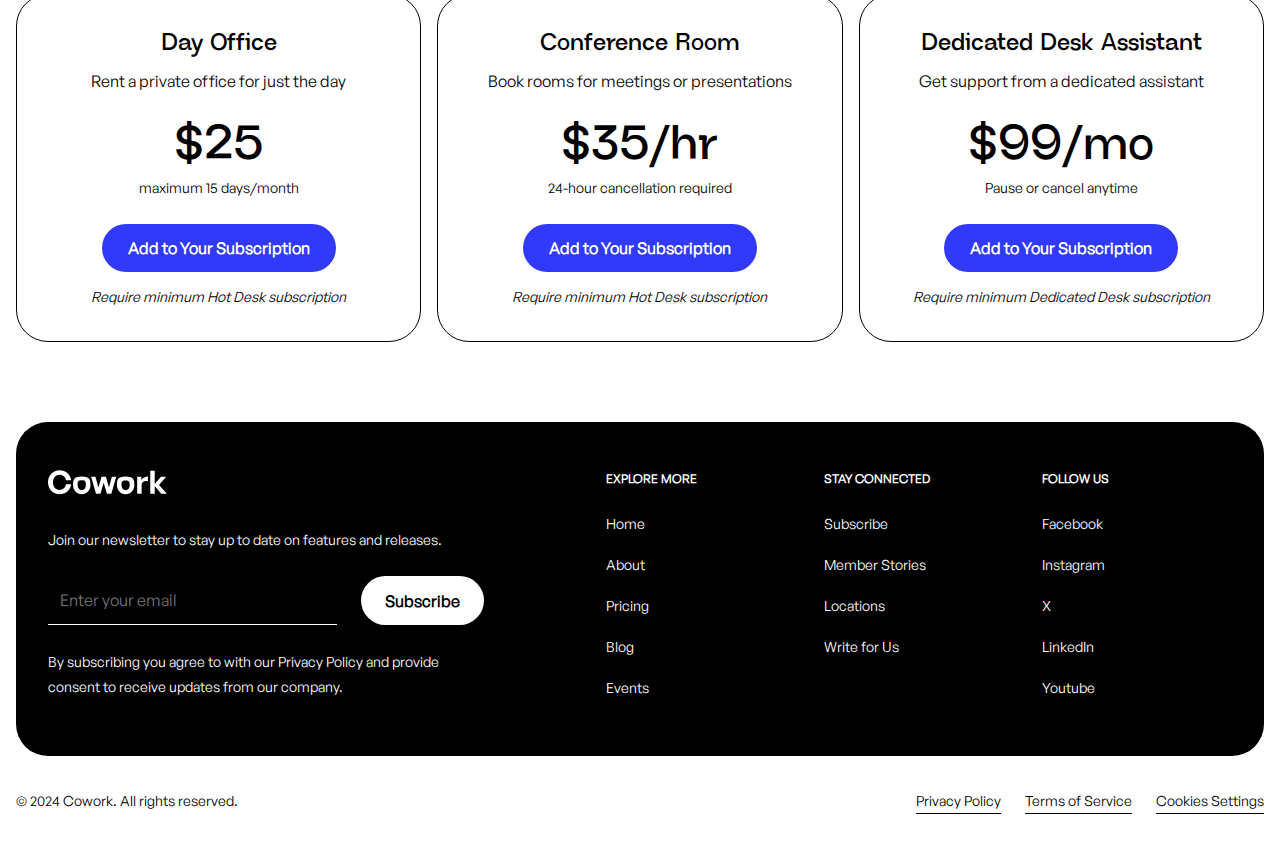
<file: pricing.html>
<!DOCTYPE html>
<html lang="zxx">
  <head>
    <meta charset="UTF-8" />
    <meta name="viewport" content="width=device-width, initial-scale=1.0" />
    <title>Pricing</title>
    <link rel="stylesheet" type="text/css" href="./css/main.css" />
    <link rel="stylesheet" type="text/css" href="./css/media.css" />
  </head>
  <body>
    <header class="header container">
      <div class="header-body">
        <a href="index.html" class="header-logo">
          <img src="./assets/Logo.svg" alt="Logotype" class="header-logo-img" />
        </a>
        <section class="header-interaction">
          <nav class="header-menu">
            <a href="about.html" class="header-menu-item">About</a>
            <a href="pricing.html" class="header-menu-item">Pricing</a>
            <a href="blog.html" class="header-menu-item">Blog</a>
            <a href="contact.html" class="header-menu-item">Contact</a>
          </nav>
          <div class="header-buttons">
            <button class="btn btn-outline">Log In</button>
            <button class="btn btn-blue">Sign Up</button>
          </div>
        </section>
        <a href="#menu" class="burger-menu"
          ><img
            src="./assets/burger-menu.svg"
            alt="burger menu icon"
            class="burger-menu-icon"
        /></a>
        <div class="menu-overlay" id="menu">
          <div class="menu-overlay-head">
            <img
              src="./assets/Logo-white.svg"
              alt="Logotype"
              class="footer-logo"
            />
            <a href="#" class="close-btn"
              ><img
                src="./assets/close.svg"
                alt="close menu button"
                class="burger-menu-close"
            /></a>
          </div>

          <div class="header-burger-menu-stack">
            <nav class="header-burger-menu">
              <a href="about.html" class="header-burger-menu-item">About</a>
              <a href="pricing.html" class="header-burger-menu-item">Pricing</a>
              <a href="blog.html" class="header-burger-menu-item">Blog</a>
              <a href="contact.html" class="header-burger-menu-item">Contact</a>
            </nav>
            <div class="header-buttons burger-buttons">
              <button class="btn btn-outline burger-outline">Log In</button>
              <button class="btn btn-blue">Sign Up</button>
            </div>
          </div>
        </div>
      </div>
    </header>
    <main>
      <section class="pricing container">
        <section class="pricing-virual-tour">
          <div class="pricing-title-info">
            <h1 class="pricing-title">
              Membership Pricing
              <img
                src="./assets/price-icon.svg"
                alt="price-icon"
                class="pricing-title-img"
              />
            </h1>
            <p class="pricing-subtitle">
              Invest in spaces that drives your business. Clear, straightforward
              and tailored to your needs.
            </p>
          </div>
          <section class="pricing-subscribe-container">
            <section class="pricing-testimonial-card">
              <div class="pricing-testimonial-card-title">
                <span class="pricing-testimonial-card-name">Hot Desk</span>
                <span class="pricing-testimonial-card-description"
                  >For the ultimate in flexibility, go with a hot desk.</span
                >
              </div>
              <div class="pricing-testimonial-card-condition">
                <div class="pricing-testimonial-card-price-per-month">
                  <span class="pricing-testimonial-card-price">$29</span>
                  <span class="pricing-testimonial-card-month">/month</span>
                </div>
                <span class="pricing-testimonial-card-pause"
                  >Pause or cancel anytime</span
                >
              </div>
              <div class="pricing-testimonial-card-advantages">
                <span class="pricing-testimonial-card-advantage"
                  >✓ Access to any available hot desk</span
                >
                <span class="pricing-testimonial-card-advantage"
                  >✓ Fast Wi-Fi and utilities included</span
                >
                <span class="pricing-testimonial-card-advantage"
                  >✓ 24/7 entry with keycard access</span
                >
                <span class="pricing-testimonial-card-advantage"
                  >✓ Use of common areas and amenities</span
                >
              </div>
              <div class="pricing-testimonial-card-bonus">
                <span class="pricing-testimonial-card-bonus-title">Bonus</span>
                <div class="pricing-testimonial-card-bonus-stack">
                  <span class="pricing-testimonial-card-bonus-item"
                    >Coffee</span
                  >
                  <span class="pricing-testimonial-card-bonus-item">Tea</span>
                  <span class="pricing-testimonial-card-bonus-item">Water</span>
                </div>
              </div>
              <a class="btn btn-blue">Subscribe Now</a>
            </section>
            <section class="pricing-testimonial-card">
              <div class="pricing-testimonial-card-title">
                <div class="pricing-testimonial-card-popular-name">
                  <span class="pricing-testimonial-card-name"
                    >Dedicated Desk</span
                  >
                  <span class="pricing-testimonial-card-popular">Popular</span>
                </div>
                <span class="pricing-testimonial-card-description"
                  >Claim your own dedicated workspace with this plan.</span
                >
              </div>
              <div class="pricing-testimonial-card-condition">
                <span class="pricing-testimonial-card-price">$199</span>
                <span class="pricing-testimonial-card-month">/month</span>

                <span class="pricing-testimonial-card-pause"
                  >Pause or cancel anytime</span
                >
              </div>
              <div class="pricing-testimonial-card-advantages">
                <span class="pricing-testimonial-card-advantage"
                  >✓ Your own reserved desk</span
                >
                <span class="pricing-testimonial-card-advantage"
                  >✓ Lockable file cabinet</span
                >
                <span class="pricing-testimonial-card-advantage"
                  >✓ 2 Day Office credits per month</span
                >
                <span class="pricing-testimonial-card-advantage"
                  >✓ All Hot Desk plan benefits and freebies</span
                >
              </div>
              <div class="pricing-testimonial-card-bonus">
                <span class="pricing-testimonial-card-bonus-title">Bonus</span>
                <div class="pricing-testimonial-card-bonus-stack">
                  <span class="pricing-testimonial-card-bonus-item"
                    >Printing</span
                  >
                  <span class="pricing-testimonial-card-bonus-item"
                    >Copying</span
                  >
                  <span class="pricing-testimonial-card-bonus-item"
                    >Weekly Cleaning</span
                  >
                </div>
              </div>
              <a class="btn btn-blue">Subscribe Now</a>
            </section>
            <section class="pricing-testimonial-card">
              <div class="pricing-testimonial-card-title">
                <span class="pricing-testimonial-card-name"
                  >Private Office</span
                >
                <span class="pricing-testimonial-card-description"
                  >Professional private offices for maximum privacy and
                  quiet.</span
                >
              </div>
              <div class="pricing-testimonial-card-condition">
                <div class="pricing-testimonial-card-price-per-month">
                  <span class="pricing-testimonial-card-pricestart"
                    >Starting at</span
                  >
                  <br />
                  <span class="pricing-testimonial-card-price">$499</span>
                  <span class="pricing-testimonial-card-month">/month</span>
                </div>
                <span class="pricing-testimonial-card-pause"
                  >Pause or cancel anytime</span
                >
              </div>
              <div class="pricing-testimonial-card-advantages">
                <span class="pricing-testimonial-card-advantage"
                  >✓ Private furnished office with standing desk</span
                >
                <span class="pricing-testimonial-card-advantage"
                  >✓ 24/7 access</span
                >
                <span class="pricing-testimonial-card-advantage"
                  >✓ 4 Day Office credits per month</span
                >
                <span class="pricing-testimonial-card-advantage"
                  >✓ Mail and package service</span
                >
                <span class="pricing-testimonial-card-advantage"
                  >✓All Dedicated Desk plan benefits and freebies</span
                >
              </div>
              <div class="pricing-testimonial-card-bonus">
                <span class="pricing-testimonial-card-bonus-title">Bonus</span>
                <div class="pricing-testimonial-card-bonus-stack">
                  <span class="pricing-testimonial-card-bonus-item"
                    >Monthly Parking Pass</span
                  >
                </div>
              </div>
              <a class="btn btn-blue">Subscribe Now</a>
            </section>
          </section>
          <span class="pricing-subscribe-description"
            >All plans require a 12-month agreement. Prices are per
            person.</span
          >
        </section>
      </section>
      <section class="pricing-features container">
        <div class="pricing-features-align">
          <h2 class="pricing-features-title">Add-ons</h2>
          <img
            src="./assets/pricing-img.jpg"
            alt="abstract image"
            class="pricing-features-title-img"
          />
          <h2 class="pricing-features-title">Services</h2>
        </div>
        <section class="pricing-features-cards">
          <div class="pricing-features-card">
            <div class="pricing-features-card-name">
              <h3 class="pricing-features-card-heading">Day Office</h3>
              <span class="pricing-features-card-descprition"
                >Rent a private office for just the day</span
              >
            </div>
            <div class="pricing-features-card-price-per-time">
              <span class="pricing-features-card-price">$25</span>
              <span class="pricing-features-card-period"
                >maximum 15 days/month</span
              >
            </div>
            <div class="pricing-features-card-condition">
              <a href="#" class="btn pricing-btn btn-blue">Add to Your Subscription</a>
              <i class="pricing-features-card-condition-description"
                >Require minimum Hot Desk subscription</i>
            </div>
          </div>
          <div class="pricing-features-card">
            <div class="pricing-features-card-name">
              <h3 class="pricing-features-card-heading">Conference Room</h3>
              <span class="pricing-features-card-descprition"
                >Book rooms for meetings or presentations</span
              >
            </div>
            <div class="pricing-features-card-price-per-time">
              <span class="pricing-features-card-price">$35/hr</span>
              <span class="pricing-features-card-period"
                >24-hour cancellation required</span
              >
            </div>
            <div class="pricing-features-card-condition">
              <a href="#" class="btn pricing-btn btn-blue">Add to Your Subscription</a>
              <i class="pricing-features-card-condition-description"
                >Require minimum Hot Desk subscription</i>
            </div>
          </div>
          <div class="pricing-features-card">
            <div class="pricing-features-card-name">
              <h3 class="pricing-features-card-heading">Dedicated Desk Assistant</h3>
              <span class="pricing-features-card-descprition"
                >Get support from a dedicated assistant</span
              >
            </div>
            <div class="pricing-features-card-price-per-time">
              <span class="pricing-features-card-price">$99/mo</span>
              <span class="pricing-features-card-period"
                >Pause or cancel anytime</span
              >
            </div>
            <div class="pricing-features-card-condition">
              <a href="#" class="btn pricing-btn btn-blue">Add to Your Subscription</a>
              <i class="pricing-features-card-condition-description"
                >Require minimum Dedicated Desk subscription</i>
            </div>
          </div>
        </section>
      </section>
    </main>
    <footer>
      <section class="footer container footer-wrapper">
        <section class="footer-card">
          <div class="footer-newsletter">
            <img
              src="./assets/Logo-white.svg"
              alt="Logotype"
              class="footer-logo"
            />
            <div class="footer-newsletter-stack">
              <span class="footer-adv"
                >Join our newsletter to stay up to date on features and
                releases.</span
              >
              <div class="footer-email-form">
                <input
                  type="email"
                  name="email"
                  id="1"
                  placeholder="Enter your email"
                  class="footer-email"
                />
                <button class="footer-subscribe">Subscribe</button>
              </div>
              <span class="footer-adv"
                >By subscribing you agree to with our Privacy Policy and provide
                consent to receive updates from our company.</span
              >
            </div>
          </div>
          <section class="footer-links">
            <div class="footer-links-categories">
              <span class="footer-links-category">Explore More</span>
              <div class="footer-link">
                <a href="./index.html" class="footer-link-item">Home</a>
                <a href="./about.html" class="footer-link-item">About</a>
                <a href="./pricing.html" class="footer-link-item">Pricing</a>
                <a href="./blog.html" class="footer-link-item">Blog</a>
                <a href="#" class="footer-link-item">Events</a>
              </div>
            </div>
            <div class="footer-links-categories">
              <span class="footer-links-category">Stay Connected</span>
              <div class="footer-link">
                <a href="#" class="footer-link-item">Subscribe</a>
                <a href="#" class="footer-link-item">Member Stories</a>
                <a href="#" class="footer-link-item">Locations</a>
                <a href="#" class="footer-link-item">Write for Us</a>
              </div>
            </div>
            <div class="footer-links-categories">
              <span class="footer-links-category">Follow Us</span>
              <div class="footer-link">
                <a href="#" class="footer-link-item">Facebook</a>
                <a href="#" class="footer-link-item">Instagram</a>
                <a href="#" class="footer-link-item">X</a>
                <a href="#" class="footer-link-item">LinkedIn</a>
                <a href="#" class="footer-link-item">Youtube</a>
              </div>
            </div>
          </section>
        </section>
        <div class="footer-copyright">
          <span class="author">© 2024 Cowork. All rights reserved.</span>
          <div class="copyright-links">
            <a href="#" class="copyright-link-item">Privacy Policy</a>
            <a href="#" class="copyright-link-item">Terms of Service</a>
            <a href="#" class="copyright-link-item">Cookies Settings</a>
          </div>
        </div>
      </section>
    </footer>
  </body>
</html>
</file>
<file: css/main.css>
/* Global properties */
* {
  box-sizing: border-box;
  padding: 0;
  margin: 0;
}
:root {
  --accent-color: #3139fb;
}

@font-face {
  font-family: "General Sans Regular";
  font-style: normal;
  font-weight: normal;
  src: local("General Sans Regular"),
    url("../fonts/GeneralSans-Regular.woff") format("woff");
}

@font-face {
  font-family: "Neue Regrade Regular";
  font-style: normal;
  font-weight: normal;
  src: local("Neue Regrade Regular"),
    url("../fonts/Neue-Regrade-Regular.otf") format("woff");
}
@font-face {
  font-family: "Neue Regrade Semibold";
  font-style: normal;
  font-weight: normal;
  src: local("Neue Regrade Semibold"),
    url("../fonts/Neue-Regrade-Semibold.otf") format("woff");
}

.container {
  padding: 0 16px;
  margin: auto;
  max-width: 1440px;
}
.wrapper {
  margin-bottom: 144px;
}
.footer-wrapper {
  padding-top: 32px;
  padding-bottom: 32px;
}

.btn {
  height: 48px;
  padding: 0px 25px;
  border-radius: 100px;
  border: 1px solid;
  border-color: transparent;
  background-color: transparent;
  font-family: "General Sans Regular";
  font-size: 16px;
  font-weight: 600;
  display: flex;
  align-items: center;
  justify-content: center;
  cursor: pointer;
}
/* end Global properties */

/* header */
.header {
  margin-top: 24px;
  font-family: "General Sans Regular";
  font-size: 16px;
}

.header-body {
  border-top: 1px solid #000000;
  border-bottom: 1px solid #000000;
  align-items: center;
  display: flex;
  flex-direction: row;
  justify-content: space-between;
  height: 80px;
}
.header-interaction {
  display: flex;
  gap: 50px;
  align-items: center;
}
.header-menu {
  display: flex;
  gap: 50px;
}

.header-menu-item {
  text-decoration: none;
  color: #000000;
}
.header-menu-item:hover {
  border-bottom: 1px solid #000000;
}

.header-buttons {
  display: flex;
  gap: 24px;
  align-items: center;
}
.burger-menu {
  display: none;
}
.menu-overlay {
  display: none;
}
/* end header */

/* button */

.btn-outline {
  border: 1px solid #000000;
}
.btn-outline:hover {
  background-color: var(--accent-color);
  color: #fff;
  border-color: var(--accent-color);
}

.btn-blue {
  background-color: var(--accent-color);
  color: #fff;
  text-decoration: none;
  
}
.btn-blue:hover {
  background-color: transparent;
  color: var(--accent-color);
  border: 1px solid var(--accent-color);
  transition: .3s;
  
}
/* end button */



.hero {
  display: flex;
  align-items: center;
  flex-direction: row;
  justify-content: space-between;
  padding: 0 16px 0 16px;
  
  margin-top: 48px;
  margin-bottom: 80px;
  gap: 15px;
}
.hero-content {
  height: 640px;
  background-color: #000000;
  border-radius: 32px;
  background-image: url(../assets/Vector_1.svg);
  background-repeat: no-repeat;
  background-position: top 246px left 352px;
  display: flex;
  flex-direction: column;
  justify-content: space-between;
  padding: 72px 32px 32px;
  flex: 2;
  max-width: 933px;
}

.hero-content-title {
  color: #fff;
  font-family: "Neue Regrade Semibold";
  text-transform: uppercase;
  font-size: 96px;
  font-weight: 700;
  word-spacing: -2px;
  line-height: 98px;
  letter-spacing: 1px;
}

.hero-image-container {
  height: 640px;
  flex: 1;
}
.hero-image {
  width: 100%;
  height: 100%;
  object-fit: cover;
  border-radius: 32px;
}
.btn-red {
  display: flex;
 
  text-decoration: none;
  font-family: "General Sans Regular";
  color: #fff;
  background-color: #ff3333;
  word-spacing: 5px;
  border: 1px solid #ff3333;
  padding: 32px 48px; 
  align-items: center;
  font-size: 20px;
  line-height: 30px;
  font-weight: 700;
  border-radius: 100px;
  width: fit-content;
  
}
.btn-red:hover {
  background-color: #fff;
  color: #ff3333;
  transition: .3s;
}
.hero-content-stack {
  display: flex;
  justify-content: space-between;
  align-items: end;
}
.hero-content-text {
  color: #fff;
  font-family: "Neue Regrade Regular";
  font-size: 24px;
  line-height: 34px;
  text-transform: uppercase;
  position: relative;
  margin-right: 38px;
  letter-spacing: 1px;
}
.hero-content-text::before {
  width: 200px;
  height: 1px;
  background-color: #fff;
  content: "";
  position: absolute;
  top: -8px;
}

.social-proof {
  margin-bottom: 80px;
  
  max-width: 980px;
  white-space: nowrap;
}

.social-proof-heading {
  font-family: "General Sans Regular";
  font-size: 12px;
  line-height: 18px;
  font-weight: 600;
  word-spacing: 3px;
  text-transform: uppercase;
  display: flex;
  justify-content: center;
  color: var(--accent-color);
}

.social-proof-companies {
  display: flex;
  align-items: center;
  padding: 24px 0px;
}
.social-proof-logo {
  display: inline-block;
  width: fit-content;
  margin-right: 48px;
}

.features {
  margin-bottom: 142px;
}

.features-heading {
  display: flex;
  justify-content: center;
}
.features-heading-letter {
  font-family: "Neue Regrade Semibold";
  text-transform: capitalize;
  font-weight: 700;
  font-size: 48px;
  line-height: 57.6px;
  display: flex;
  align-items: center;
  letter-spacing: 1px;
}
.features-heading-img {
  width: 180px;
  height: 58px;
  border-radius: 48px;
  object-fit: cover;
  margin: 0 16px;
}
.fearures-heading-span {
  white-space: nowrap;
  display: flex;
  align-items: center;
}
.features-cards {
  display: flex;
  flex-direction: row;
  gap: 16px;
  padding-top: 80px;
}
.features-cards-item {
  display: flex;
  flex-direction: column;
  align-items: center;
  gap: 24px;
  border: 1px solid #000000;
  border-radius: 32px;
  padding: 32px;
  flex: 1;
}
.features-cards-img {
  width: 48px;
  height: 48px;
}
.features-cards-heading {
  font-family: "Neue Regrade Semibold";
  font-size: 24px;
  line-height: 33.6px;
  font-weight: 700;
}
.features-cards-description {
  text-align: center;
  font-family: "General Sans Regular";
  font-size: 16px;
  line-height: 24px;
  font-weight: 500;
}

.virtual-tour-content {
  max-width: 1440px;
  background-color: var(--accent-color);
  border-radius: 32px;
  overflow: hidden;
}
.virtual-tour-heading {
  
  display: flex;
  justify-content: space-between;
  flex-wrap: wrap;
}
.virtual-tour-title {
  font-family: "Neue Regrade Semibold";
  font-weight: 700;
  font-size: 96px;
  line-height: 96px;
  color: #fff;
  text-transform: uppercase;
  letter-spacing: 1px;
  padding: 72px 32px 64px;
}
.virtual-tour-action {
  display: flex;
  flex-direction: row;
  align-items: end;
  gap: 24px;
  padding: 72px 32px 64px;
}
.virtual-tour-description {
  color: #fff;
  font-family: "General Sans Regular";
  font-size: 16px;
  font-weight: 500;
  line-height: 24px;
  max-width: 272px;
}
.virtual-tour-button {
  display: flex;
  flex-direction: row;
  height: 97px;
  align-items: center;
  padding: 0 53px;
  background-color: #fff;
  font-family: "General Sans Regular";
  font-size: 20px;
  line-height: 30px;
  font-weight: 700;
  border: 1px solid #000000;
  color: #000000;
  border-radius: 100px;
  cursor: pointer;
  white-space: nowrap;
  
}

.virtual-tour-img {
  position: relative;
  left: -19px;
  top: 13px;
}

.virtual-tour-video {
  width: 100%;
  height: 700px;
  object-fit: cover;
  display: block;
  
}

.statistics {
  display: flex;
  gap: 32px;
  
}

.statistics-content {
  display: flex;
  flex-direction: column;
  gap: 42px;
  border: 5px dashed var(--accent-color);
  background-color: #fffadd;
  border-radius: 32px;
  padding: 86px 120px 92px 28px;
  max-width: 736px;
  width: 100%;
}

.statistics-content-title {
  display: flex;
  flex-direction: column;
  gap: 16px;
 
}
.statisctics-content-subheading {
  font-family: "General Sans Regular";
  font-size: 12px;
  line-height: 18px;
  font-weight: 600;
  text-transform: uppercase;
  word-spacing: 2px;
  color: var(--accent-color);
}
.statistics-content-heading {
  font-family: "Neue Regrade Semibold";
  font-size: 48px;
  font-weight: 700;
  line-height: 58px;
  letter-spacing: 1px;
  text-transform: capitalize;
  color: var(--accent-color);
  /* white-space: nowrap; */
  
}
.statistics-content-info {
  display: grid;
  grid-template-columns: repeat(2, 1fr);
  grid-template-rows: repeat(2, 1fr);
  
  row-gap: 44px;
  column-gap: 62px;
}
.statistics-content-info-item {
  display: flex;
  flex-direction: column;
  align-items: start;
  gap: 5px;
}

.statistics-content-info-item-main {
  font-family: "Neue Regrade Semibold";
  font-size: 48px;
  font-weight: 700;
  line-height: 57.6px;
  color: var(--accent-color);
}
.statistics-content-info-item-submain {
  font-family: "General Sans Regular";
  font-size: 16px;
  font-weight: 500;
  line-height: 24px;
  text-transform: capitalize;
  color: #000000;
}

.statistics-img-container {
  border-radius: 32px;
  overflow: hidden;
}
.statistics-image {
  object-fit: cover;
  width: 100%;
  height: 100%;
}
.testimonial {
  margin-bottom: 146px;
}
.testimonial-content {
  display: flex;
  flex-direction: column;
  gap: 31px;
  background-color: #000000;
  padding: 72px 32px;
  border-radius: 32px;

}
.testimonial-heading {
  display: flex;
  justify-content: space-between;
  align-items: end;
}
.testimonial-title {
  max-width: 683px;
  height: 192px;
  font-family: "Neue Regrade Semibold";
  font-size: 96px;
  font-weight: 700;
  line-height: 96px;
  color: #fff;
  text-transform: uppercase;
}
.testimonial-img {
  position: relative;
  top: -197px;
  left: 675px;
}
.testimonial-subheading {
  color: #fff;
  font-family: "Neue Regrade Regular";
  font-size: 24px;
  line-height: 34px;
  text-transform: uppercase;
  letter-spacing: 1px;
  position: relative;
}

.testimonial-subheading::before {
  width: 200px;
  height: 1px;
  background-color: #fff;
  content: "";
  position: absolute;
  top: -8px;
}

.testimonial-content-comments {
  display: flex;
  align-items: center;
  width: 100%;
  flex-direction: row;
  flex-wrap: wrap;
  row-gap: 47px;
  column-gap: 63px;
  padding: 34px 40px 51px 44px;
}
.testimonial-card {
  display: flex;
  flex-direction: column;
  justify-content: center;
  align-items: center;
  max-width: 360px;
  min-width: 25%;
  flex: 1;
  padding: 32px;
  gap: 24px;
  border-radius: 24px;
  background-color: var(--accent-color);
}

.testimonial-card-img {
  width: 56px;
  height: 56px;
  border-radius: 50%;
  object-fit: cover;
}
.testimonial-card-review {
  font-family: "General Sans Regular";
  font-size: 16px;
  font-weight: 500;
  line-height: 24px;
  word-spacing: 0.09em;
  color: #fff;
}

.testimonial-card-person {
  display: flex;
  flex-direction: column;
  color: #fff;
  justify-content: center;
  align-items: center;
}
.testimonial-card-name {
  font-family: "General Sans Regular";
  font-size: 12px;
  font-weight: 600;
  line-height: 18px;
  text-transform: uppercase;
}
.testimonial-card-work {
  font-family: "General Sans Regular";
  font-size: 12px;
  font-weight: 400;
  line-height: 18px;
}
.testimonial-card:nth-child(2n) {
  background-color: #fffadd;
}
.testimonial-card:nth-child(2n) .testimonial-card-review {
  color: #000000;
}
.testimonial-card:nth-child(2n) .testimonial-card-person {
  color: #000000;
}
.faq {
    display: flex;
    gap: 7px;
   
}

.faq-heading {
    display: flex;
    flex-direction: column;
    justify-content: space-between;
    flex: 1;
}
.faq-heading-stack {
  display: flex;
  flex-direction: column;
  gap: 16px;
}
.faq-subheading {
  font-family: "General Sans Regular";
  font-size: 12px;
  font-weight: 600;
  line-height: 18px;
  text-transform: uppercase;
  color: var(--accent-color);
  
}

.faq-title {
    font-family: 'Neue Regrade Semibold';
    font-size: 48px;
    font-weight: 700;
    line-height: 59px;
    letter-spacing: 0.02em;
    color: #000000;
}
.faq-description {
    font-family: 'General Sans Regular';
    font-size: 16px;
    font-weight: 500;
    line-height: 24px;
    max-width: 391px;
    word-spacing: 1px;
}
.faq-details {
    display: flex;
    flex-direction: column;
    gap: 18px;
    flex: 2;
}
.faq-details-item {
    display: flex;
    flex-direction: column;
   
    border: 1px solid #000000;
    border-radius: 32px;
    padding: 35px 35px 33px 32px;
    cursor: pointer;
    
}
.faq-details-item[open] {
    gap: 16px;
    

}
.faq-details-summary {
    font-family: 'General Sans Regular';
    font-size: 16px;
    font-weight: 600;
    line-height: 24px;
    word-spacing: 3px;
    color: #000000;
    list-style: none;
    position: relative;
}
.faq-details-summary::after {
    width: 32px;
    height: 32px;
    content: "";
    background-image: url(../assets/details_arrow.svg);
    position: absolute;
    right: -4px;
    top: -4px;
    rotate: 180deg;
    transition: .3s;
}
.faq-details-item[open] .faq-details-summary::after{
    rotate: 0deg;
    transition: .3s;
    

}
.faq-details-paragraph {
    font-family: 'General Sans Regular';
    font-size: 16px;
    font-weight: 500;
    line-height: 24px;
    width: 44%;
    letter-spacing: 0.01em;
}
.faq-details-item[open] .faq-details-paragraph{
    animation: slide .3s ;
    
}
@keyframes slide {
    0% {
        opacity: 0; transform: translate(0, -30px);
    }
    100% {
        opacity: 1; transform: translate(0, 0);
    }
}
.cta {
  
}
.cta-about {
  margin-bottom: 72px;
}
.cta-blog {
  margin-bottom: 48px;
}
.cta-post {
  margin-bottom: 44px;
}
.cta-content {
    display: flex;
    flex-direction: column;
    gap: 49px;
    background-color: #000000;
    border-radius: 32px;
    padding: 72px 32px;
    align-items: center;
}
.cta-heading {
    display: flex;
    flex-direction: column;
    align-items: center;
    gap: 17px;
}
.cta-title {
    font-family: 'Neue Regrade Semibold';
    font-size: 96px;
    font-weight: 700;
    line-height: 106px;
    color: #fff;
    text-transform: uppercase;
    text-align: center;
}
.cta-title-img {
  max-width: 240px;
  max-height: 96px;
  border-radius: 48px;
  vertical-align: text-top;
  object-fit: cover;
  width: 100%;
     
}
.cta-subheading {
    font-family: 'General Sans Regular';
    font-size: 16px;
    font-weight: 500;
    line-height: 24px;
    color: #fff;
    text-align: center;
    max-width: 639px;
    word-spacing: 1px;
}
.cta-btn {
    display: flex;
    align-items: center;
    text-decoration: none;
    font-family: 'General Sans Regular';
    font-size: 20px;
    font-weight: 700;
    line-height: 30px;
    color: #fff;
    background-color: #FF3333;
    padding: 0 55px;
    height: 94px;
    border-radius: 100px;

}
.cta-btn:hover {
    cursor: pointer;
    color: #FF3333;
    background-color: #fff;
    transition: .3s;
}

.blog {
  display: flex;
  flex-direction: column;
  align-items: center;
  margin-bottom: 72px;
}
.blog-heading {
    display: flex;
    flex-direction: column;
    justify-content: center;
    align-items: center;
}
.blog-upheading {
    font-family: 'General Sans Regular';
    font-size: 12px;
    font-weight: 600;
    line-height: 18px;
    margin-bottom: 12px;
    color: var(--accent-color);
    text-transform: uppercase;
   
}
.blog-title {
   
    font-family: 'Neue Regrade Semibold';
    font-size: 48px;
    font-weight: 700;
    line-height: 70px;
    color: #000000;
    text-align: center;
    max-width: 700px;
    margin-bottom: 12px;
    letter-spacing: 0.02em;
}
.blog-title-img {
    width: 180px;
    height: 58px;
    border-radius: 48px;
    vertical-align: sub;
    object-fit: cover;
    margin-right: 18px;
}
.blog-subheading {
    font-family: 'General Sans Regular';
    font-size: 16px;
    font-weight: 500;
    line-height: 24px;
    color: #000000;
    letter-spacing: 0.01em;
    max-width: 520px;
    text-align: center;
}
.blog-content {
 
  padding: 48px 0 64px 0;
  
  display: grid;
  grid-template-columns: repeat(3, 1fr);
  grid-template-rows: 1fr;
  grid-column-gap: 16px;
  
}
.blog-card-href {
  text-decoration: none;
}
.blog-card {
  display: flex;
  flex-direction: column;
}
.blog-card-img {
  border-radius: 24px;
  width: 100%;
  aspect-ratio: 458 / 300;
}
.blog-card-img > img {
  width: 100%;
  height: 100%;
  object-fit: cover;
}
.blog-card-item {
  display: flex;
  align-items: center;
  gap: 16px;
  margin: 20px 0 16px 0;

}
.blog-card-item-theme {
  font-family: 'General Sans Regular';
  font-size: 14px;
  font-weight: 600;
  line-height: 21px;
  color: #000000;
  border: 1px solid #000000;
  border-radius: 8px;
  padding: 4px 8px;
  width: fit-content;
}
.blog-card-item-timepass {
  font-family: 'General Sans Regular';
  font-size: 14px;
  font-weight: 400;
  line-height: 25px;
  color: #000000;
}
.blog-card-title {
  font-family: 'Neue Regrade Semibold';
  font-size: 24px;
  font-weight: 700;
  line-height: 33px;
  letter-spacing: 0.02em;
  color: #000000;
}
.blog-btn {
  max-width: 107px;
  text-decoration: none;
  position: relative;
  white-space: nowrap;
  border: 1px solid var(--accent-color);
}
.blog-btn:hover {
  color: var(--accent-color);
  background-color: #fff;
  
  transition: .3s;
  
}

/* footer */
.footer-card {
  display: flex;
  gap: 8%;
  justify-content: space-between;
  padding: 48px 32px;
  border-radius: 32px;
  background-color: #000000;
}
.footer-newsletter {
  display: flex;
  flex-direction: column;
  gap: 32px;
  flex: 2;
}
.footer-newsletter-stack {
  display: flex;
  flex-direction: column;
  gap: 24px;
  
}
.footer-logo {
  width: 119px;
}
.footer-adv {
  font-family: 'General Sans Regular';
  font-size: 14px;
  font-weight: 400;
  line-height: 25px;
  color: #fff;

}
.footer-email-form {
  display: flex;
  flex-direction: row;
  gap: 24px;
}
.footer-email {
  background-color: #000000;
  border: none;
  border-bottom: 1px solid #fff;
  width: 100%;
  font-family: 'General Sans Regular';
  font-size: 16px;
  font-weight: 500;
  line-height: 24px;
  color: #fff;
  padding: 12px 0 12px 12px;
}
.footer-subscribe {
  font-family: 'General Sans Regular';
  font-size: 16px;
  font-weight: 600;
  line-height: 24px;
  color: #000000;
  background-color: #fff;
  border: none;
  border-radius: 100px;
  padding: 12px 24px;
  cursor: pointer;
  
}
.footer-links {
  display: flex;
  flex-direction: row;
  /* gap: 40px; */
  flex: 3;
  
}
.footer-links-categories {
  display: flex;
  flex-direction: column;
  flex: 1;
  padding-left: 28px;
  gap: 15px;
}
.footer-links-category {
  font-family: 'General Sans Regular';
  font-size: 12px;
  font-weight: 600;
  line-height: 18px;
  color: #fff;
  text-transform: uppercase;
}
.footer-link {
  display: flex;
  flex-direction: column;
}
.footer-link-item {
  font-family: 'General Sans Regular';
  font-size: 14px;
  font-weight: 400;
  line-height: 25px;
  color: #fff;
  text-decoration: none;
  padding: 8px 0;
}
.footer-link-item:hover {
 
  text-decoration: underline;
}
.footer-copyright {
  margin-top: 32px;
  display: flex;
  justify-content: space-between;
}
.author {
  font-family: 'General Sans Regular';
  font-size: 14px;
  font-weight: 400;
  line-height: 25px;
  color: #000000;
}
.copyright-links {
  display: flex;
  gap: 24px;
}
.copyright-link-item {
  font-family: 'General Sans Regular';
  font-size: 14px;
  font-weight: 400;
  line-height: 25px;
  color: #000000;
  text-decoration: none;
  border-bottom: 1px solid #000000;
}
/* footer end */

.pricing {
  margin-top: 48px;
  margin-bottom: 97px;
}

.pricing-virual-tour {
  background-color: #000000;
  border-radius: 32px;
  padding: 72px 32px 47px 32px;

}
.pricing-title-info {
  display: flex;
  align-items: end;
  justify-content: space-between;
  padding-bottom: 32px;
  margin-bottom: 32px;
}
.pricing-title {
  font-family: 'Neue Regrade Semibold';
  font-size: 96px;
  font-weight: 700;
  line-height: 96px;
  color: #fff;
  text-transform: uppercase;
  letter-spacing: 0.01em;
  position: relative;
}
.pricing-title-img {
  position: absolute;
  top: 112px;
  left: 409px;
}
.pricing-subtitle {
  font-family: 'General Sans Regular';
  font-size: 16px;
  font-weight: 500;
  line-height: 24px;
  color: #fff;
  max-width: 320px;
  letter-spacing: 0.01em;
}
.pricing-subscribe-container {
  display: flex;
  gap: 16px;
  align-items: end;
  padding-bottom: 32px;
  flex-wrap: wrap;

}
.pricing-testimonial-card {
  display: flex;
  flex-direction: column;
  background-color: #fffadd;
  min-width: 380px;
  padding: 32px;
  border-radius: 24px;
  gap: 31px;
  flex: 1;
}
.pricing-testimonial-card:nth-child(2n) {
  background-color: #fff;
  height: 696px;
}

.pricing-testimonial-card-title {
  display: flex;
  flex-direction: column;
  gap: 8px;
}
.pricing-testimonial-card-name {
  font-family: 'Neue Regrade Semibold';
  font-size: 24px;
  font-weight: 700;
  line-height: 34px;
  color: #000000;
}
.pricing-testimonial-card-description {
  font-family: 'General Sans Regular';
  font-size: 16px;
  font-weight: 500;
  line-height: 24px;
  color: #000000;
  letter-spacing: 0.01em;
}
.pricing-testimonial-card-condition {
  display: flex;
  flex-direction: column;
}

.pricing-testimonial-card-price {
  font-family: 'Neue Regrade Semibold';
  font-size: 96px;
  font-weight: 700;
  line-height: 96px;
  color: #000000;
  
}
.pricing-testimonial-card-month {
  font-family: 'Neue Regrade Semibold';
  font-size: 48px;
  font-weight: 700;
  line-height: 58px;
  color: #000000;
}
.pricing-testimonial-card-pause {
  font-family: 'General Sans Regular';
  font-size: 14px;
  font-weight: 400;
  line-height: 25px;
  color: #000000;
}
.pricing-testimonial-card-advantages {
  display: flex;
  flex-direction: column;
  gap: 12px;
}
.pricing-testimonial-card-advantage {
  font-family: 'General Sans Regular';
  font-size: 16px;
  font-weight: 500;
  line-height: 24px;
  color: #000000;
}
.pricing-testimonial-card-bonus {
  display: flex;
  flex-direction: column;
  gap: 12px;
}
.pricing-testimonial-card-bonus-title {
  font-family: 'General Sans Regular';
  font-size: 12px;
  font-weight: 600;
  line-height: 18px;
  color: #000000;
  text-transform: uppercase;
}
.pricing-testimonial-card-bonus-stack {
  display: flex;
  gap: 12px;
}
.pricing-testimonial-card-bonus-item {
  font-family: 'General Sans Regular';
  font-size: 14px;
  font-weight: 400;
  line-height: 25px;
  color: #000000;
  padding: 0 12px;
  border: 1px solid #000000;
  border-radius: 100px;
}
.pricing-testimonial-card-popular-name {
  display: flex;
 
  align-items: center;
  gap: 12px;
}
.pricing-testimonial-card-popular {
  font-family: 'General Sans Regular';
  font-size: 12px;
  font-weight: 600;
  line-height: 18px;
  color: #fff;
  text-transform: uppercase;
  background-color: #ff3333;
  border-radius: 100px;
  padding: 0 12px;
}
.pricing-testimonial-card-pricestart {
  font-family: 'General Sans Regular';
  font-size: 16px;
  font-weight: 500;
  line-height: 30px;
  color: #000000;
  
}
.pricing-subscribe-description {
  font-family: 'General Sans Regular';
  font-size: 16px;
  font-weight: 500;
  line-height: 24px;
  color: #fff;
  display: flex;
  justify-content: center;
}
.pricing-features {
  display: flex;
  flex-direction: column;

}
.pricing-features-title {
  
  font-family: 'Neue Regrade Semibold';
  font-size: 48px;
  font-weight: 700;
  line-height: 58px;
  color: #000000;
  letter-spacing: 0.01em;
}
.pricing-features-title-img{
  width: 180px;
  height: 58px;
  border-radius: 48px;
  object-fit: cover;
  margin: 0 16px;
}
.pricing-features-align {
  display: flex;
  flex-wrap: wrap;
  justify-content: center;
  align-items: center;
}
.pricing-features-cards {
  margin: 48px 0;
  display: flex;
  gap: 16px;

}
.pricing-features-card {
  display: flex;
  flex-direction: column;
  min-width: 358px;
  border: 1px solid #000000;
  border-radius: 32px;
  padding: 32px;
  gap: 24px;
  flex: 1;
}
.pricing-features-card-name {
  display: flex;
  flex-direction: column;
  align-items: center;
  gap: 8px;
}
.pricing-features-card-heading {
  font-family: 'Neue Regrade Semibold';
  font-size: 24px;
  font-weight: 700;
  line-height: 34px;
  color: #000000;
}
.pricing-features-card-descprition {
  font-family: 'General Sans Regular';
  font-size: 16px;
  font-weight: 500;
  line-height: 24px;
  color: #000000;
}
.pricing-features-card-price-per-time {
  display: flex;
  flex-direction: column;
  align-items: center;
}
.pricing-features-card-price {
  font-family: 'Neue Regrade Semibold';
  font-size: 48px;
  font-weight: 700;
  line-height: 58px;
  color: #000000;
}
.pricing-features-card-period {
  font-family: 'General Sans Regular';
  font-size: 14px;
  font-weight: 400;
  line-height: 25px;
  color: #000000;
}
.pricing-features-card-condition {
  display: flex;
  flex-direction: column;
  gap: 12px;
  align-items: center;
}


.pricing-features-card-condition-description {
  font-family: 'General Sans Regular';
  font-size: 14px;
  font-weight: 400;
  line-height: 25px;
  color: #000000;
  text-align: center;
}
.contact {
  margin-top: 48px;
  margin-bottom: 48px;
}
.contact-content {
  padding: 72px 32px 96px;
  background-color: #000000;
  border-radius: 32px;
}

.contact-title-info {
  display: flex;
  justify-content: space-between;
  align-items: end;
  margin-bottom: 64px;
  gap: 32px;
}
.contact-title {
  font-family: 'Neue Regrade Semibold';
  font-size: 96px;
  font-weight: 700;
  line-height: 96px;
  color: #fff;
  white-space: nowrap;
  text-transform: uppercase;
}
.contact-subtitle {
  font-family: 'General Sans Regular';
  font-size: 16px;
  font-weight: 500;
  line-height: 24px;
  color: #fff;

  max-width: 320px;
  letter-spacing: 0.01em;
}
.contact-label {
  display: flex;
}
.contact-label-description {
  display: flex;
  flex-direction: column;
  gap: 32px;
  flex: 1;
}
.contact-label-stack {
  display: flex;
  flex-direction: column;
  gap: 2px;
}
.contact-label-stack-name {
  font-family: 'Neue Regrade Regular';
  font-size: 24px;
  font-weight: 700;
  line-height: 34px;
  color: #fff;
  letter-spacing: 0.04em;
}
.contact-label-stack-info {
  font-family: 'General Sans Regular';
  font-size: 16px;
  font-weight: 500;
  line-height: 24px;
  color: #fff;
  
}

.contact-label-fields {
  display: flex;
  flex-direction: column;
  gap: 32px;
  flex: 2;
}
.field-style {
  background-color: #000000;
  padding: 12px;
  padding-left: 8px;
  border: none;
  border-bottom: 1px solid #fff;
  font-family: 'General Sans Regular';
  font-size: 16px;
  font-weight: 500;
  line-height: 24px;
  color: #fff;
  outline: none;
  
}
.field-style::placeholder {
  color: #fff;
}
.contact-fullname {
  display: flex;
  flex-direction: row;
  gap: 16px;
  
}

.contact-first-name {
  flex: 1;
  
  
}

.contact-last-name {
  flex: 1;
}
.contact-email {
}
.contact-phone {
}
.contact-plan {
  appearance: none;
  background: url(../assets/CaretUpDown.svg) 99% no-repeat;
}

.contact-message {
  max-width: 896px;
  max-height: 400px;
  height: 157px;
  resize: vertical;
}
.btn-submit {
  color: #000000;
  background-color: #fff;
  max-width: 104px;
}
.contact-disclaimer {
  font-family: 'General Sans Regular';
  font-size: 14px;
  font-weight: 400;
  line-height: 25px;
  color: #fff;
}
.blog-hero {
  margin-top: 48px;
  margin-bottom: 72px;
  
}
.blog-hero-content {
  height: 640px;
  padding: 72px 32px 48px;
  background-color: #000000;
  border-radius: 32px;
  display: flex;
  flex-direction: column;
  justify-content: space-between;
}
.blog-title-info {
  display: flex;
  flex-direction: column;
  gap: 16px;
}
.blog-title-subheading {
  width: fit-content;
  font-family: 'General Sans Regular';
  font-size: 12px;
  font-weight: 600;
  line-height: 18px;
  color: #fff;
  text-transform: uppercase;
  background-color: var(--accent-color);
  padding: 0 14px;
  border-radius: 100px;
}
.blog-title-main {
  width: fit-content;
  text-align: start;
  font-family: 'Neue Regrade Semibold';
  font-size: 96px;
  font-weight: 700;
  line-height: 96px;
  text-transform: uppercase;
  color: #fff;
  letter-spacing: 0.01em;
}
.blog-hero-action {
  display: flex;
  justify-content: space-between;
  align-items: end;
}
.blog-hero-trend {
  display: flex;
  gap: 16px;
}
.blog-hero-trend-theme {
  font-family: 'General Sans Regular';
  font-size: 14px;
  font-weight: 600;
  line-height: 21px;
  color: #fff;
  padding: 4px 8px;
  border: 1px solid #fff;
  border-radius: 8px;
  
}
.blog-hero-trend-timeread {
  font-family: 'Neue Regrade Semibold';
  font-size: 24px;
  font-weight: 600;
  line-height: 33.6px;
  color: #fff;
  text-transform: uppercase;
}
/* tabs */

.blog-tabs {
  display: flex;
  justify-content: center;
  align-items: center;
  padding: 0 16px;
  gap: 24px;
  margin-bottom: 70px;
}
.blog-tabs-filter {
  display: flex;
  flex-direction: row;
  gap: 24px;
}
.blog-tabs.pages {
  gap: 14px;
}
.blog-tabs-filter-menu {
  border: 1px solid #000000;
  border-radius: 100px;
  padding: 12px;
  display: none;
}
.blog-tabs-span {
  font-family: "General Sans Regular";
  font-size: 16px;
  font-weight: 600;
  line-height: 24px;
  padding: 0 26px;
  height: 48px;
  border: 1px solid #000000;
  border-radius: 100px;
  display: flex;
  justify-content: center;
  align-items: center;
  gap: 32px;
}

.blog-tabs-radio {
  position: absolute;
  width: 0;
}

.blog-tabs-radio:checked + .blog-tabs-span{
  color: #fff;
  border: 1px solid var(--accent-color);
  background-color: var(--accent-color);
}
.blog-tabs-img {
  border-radius: 48px;
  width: 40px;
  height: 24px;
  object-fit: cover;
}
.p-hide {
  display: none;
}

/* end tabs */

.blog-grid {
  display: grid;
  grid-template-columns: repeat(3, 1fr);
  grid-template-rows: repeat(3, 1fr);
  grid-column-gap: 16px;
  grid-row-gap: 48px;
}
.blog-radio-carret-rev {
  rotate: 180deg;
}
.blog-tabs-page {
  font-family: "General Sans Regular";
  font-size: 16px;
  font-weight: 600;
  line-height: 24px;
  padding: 12px 24px;
  border: 1px solid #000000;
  border-radius: 100px;
  width: 48px;
  display: flex;
  justify-content: center;
  gap: 32px;
}
.blog-tabs-radio:checked + .blog-tabs-page{
  color: #fff;
  border: 1px solid var(--accent-color);
  background-color: var(--accent-color);
}
.blog-card-post {
  text-decoration: none;
  cursor: pointer;
}
.post-article {
    display: flex;
    flex-direction: column;
    align-items: center;
    margin: 0 208px;
  
}
.post-title-info {
  margin: 48px 16px 32px;
  padding-bottom: 16px;
  display: flex;
  flex-direction: column;
  gap: 16px;
  border-bottom: 1px solid #000000;
}
.post-title-date {
  border: 1px var(--accent-color);
  background-color: var(--accent-color);
  padding: 0 12px;
  color: #fff;
  border-radius: 100px;
  font-family: "General Sans Regular";
  font-size: 12px;
  font-weight: 600;
  line-height: 18px;
  width: fit-content;
}
.post-title {
  font-family: "Neue Regrade Semibold";
  font-size: 96px;
  font-weight: 700;
  line-height: 96px;
  color: #000000;
  text-transform: uppercase;
}
.post-content {
  display: flex;

}
.post-material {
  display: flex;
  flex-direction: column;
  gap: 24px;
  margin-left: 16px;
  margin-bottom: 97px;
  max-width: 720px;
}
.post-material-disclaimer {
  font-family: "Neue Regrade Regular";
  font-size: 24px;
  font-weight: 500;
  line-height: 36px;
  color: #000000;
  letter-spacing: 0.02em;
  padding: 32px;
  background-color: #fffadd;
  border-radius: 32px;  
}
.post-material-heading {
  font-family: "General Sans Regular";
  font-size: 16px;
  font-weight: 500;
  line-height: 32px;
  letter-spacing: 0.013em;
  color: #000000;
}
.post-material-content {
  display: flex;
  flex-direction: column;
  gap: 16px;
}
.post-material-content-heading {
  font-family: "Neue Regrade Semibold";
  font-size: 24px;
  font-weight: 700;
  line-height: 33.6px;
  letter-spacing: 0.013em;
  color: #000000;
}
.post-material-content-image {
  max-width: 100%;
  height: 240px;
  object-fit: cover;
  border-radius: 32px;

}
.post-blog {
  padding-top: 28px;
  padding-bottom: 69px;
}
.post-margin {
  margin-bottom: 144px;
}
.review {
  display: flex;
  flex-direction: column;
  gap: 16px;
  margin-left: 64px;
 
}
.review-avatar {
  display: flex;
  gap: 16px;
  align-items: center;
}
.review-avatar-img {
  width: 56px;
  height: 56px;
  border-radius: 50%;
  object-fit: cover;
}
.review-avatar-person {
  display: flex;
  flex-direction: column;
}
.review-avatar-person-name {
  font-family: "General Sans Regular";
  font-size: 12px;
  font-weight: 600;
  line-height: 18px;
  color: #000000;
  white-space: nowrap;
}
.review-avatar-person-job {
  font-family: "General Sans Regular";
  font-size: 12px;
  font-weight: 400;
  line-height: 18px;
  color: #000000;
  white-space: nowrap;
}
.review-likes {
  display: flex;
  flex-direction: column;
  gap: 16px;
}
.review-like-count {
  font-family: "General Sans Regular";
  font-size: 14px;
  font-weight: 400;
  line-height: 25.2px;
  color: #000000;
  border: 1px solid #000000;
  border-radius: 8px;
  padding: 4px 8px;
  width: fit-content;
}

.about {
  margin-top: 47px;
  margin-bottom: 144px;
}

.about-content {
  background-color: #000000;
  border-radius: 32px;
  display: flex;
  flex-direction: column;
  gap: 32px;
}
.about-title-info {
  padding: 72px 32px 32px;
  display: flex;
  align-items: end;
  justify-content: space-between;
  flex-wrap: wrap;
}
.about-title {
  font-family: "Neue Regrade Semibold";
  font-size: 96px;
  font-weight: 700;
  line-height: 96px;
  letter-spacing: 0.01em;
  color: #fff;
  text-transform: uppercase;
  max-width: 646px;
  position: relative;
  margin-bottom: 64px;
}
.about-title-img {
  position: absolute;
  top: 211px;
  right: 258px;
}
.about-subtitle {
  font-family: "General Sans Regular";
  font-size: 16px;
  font-weight: 500;
  line-height: 24px;
  letter-spacing: 0.01em;
  color: #fff;
  max-width: 320px;
  margin-bottom: 64px;
}
.about-row {
 
  display: flex;
  gap: 16px;
}
.about-testimonial-card {
  padding: 27px;
  border: 5px dashed var(--accent-color);
  border-radius: 32px;
  background-color: #fffadd;
  display: flex;
  flex-direction: column;
  flex: 1;
}
.about-testimonial-card.expand {
  flex: 3;
  max-width: 663px;
}
.about-testimonial-card:nth-child(2n) {
  background-color: var(--accent-color);
  
  
}
.about-testimonial-card:nth-child(2n) .about-testimonial-card-title {
  color: #fff;
}
.about-testimonial-card:nth-child(2n) .about-testimonial-card-paragraph {
  color: #fff;
}
.about-testimonial-card:nth-child(2n) .about-testimonial-card-page {
  color: #fff;
}
.about-testimonial-card-image-container {
  height: 240px;
  border-radius: 16px;
  overflow: hidden;
  margin-bottom: 24px;
}
.about-testimonial-card-image {
  width: 100%;
  height: 100%;
  object-fit: cover;
}
.about-testimonial-card-stack {
  display: flex;
  flex-direction: column;
  justify-content: space-between;
  flex-grow: 1;
}
.about-testimonial-card-title {
  font-family: "Neue Regrade Semibold";
  font-size: 24px;
  font-weight: 700;
  line-height: 33.6px;
  color: #000000;
  margin-bottom: 8px;
}
.about-testimonial-card-paragraph-page {
  display: flex;
  gap: 32px;
  align-items: end;
  justify-content: space-between;
}

.about-testimonial-card-paragraph {
  font-family: "General Sans Regular";
  font-size: 16px;
  font-weight: 500;
  line-height: 150%;
  color: #000000;
  word-spacing: 1px;
}
.about-testimonial-card-page {
  font-family: "Neue Regrade Semibold";
  font-size: 24px;
  font-weight: 600;
  line-height: 33.6px;
  color: #000000;
}
</file>
<file: css/media.css>
@media screen and (max-width: 1233px) {
    .post-title {
        font-size: 48px;
        line-height: 58px;
    }
    
}

@media screen and (max-width: 1200px) {
    .hero {
        flex-direction: column;
    }
    .hero-content {
        max-width: none;
    }
    
    .virtual-tour-title {
        padding: 24px;
        font-size: 48px;
        line-height: 58px;
    }
    .virtual-tour-action {
        padding: 24px;
    }
    
    .virtual-tour-img {
        height: 32px;
        left: -8px;
        top: 8px;
    }
    .statistics {
        flex-direction: column;
    }
    .statistics-content {
        max-width: none;
    }
    .testimonial-heading {
        flex-direction: column;
        align-items: unset;
        gap: 16px;
    }
    .faq {
        flex-direction: column;
        gap: 32px;
    }
    .faq-heading {
        align-items: center;
        gap: 22px;
    }
   
    .faq-description {
        max-width: 985px;
    }
    .testimonial-content-comments {
        column-gap: 48px;
        padding: 0;
    }
    .testimonial-card {
        max-width: calc(50% - 24px);
        min-width: 40%;
        width: calc(50% - 24px);
    }
    .pricing-features-cards {
        flex-wrap: wrap;
    }
    .blog-title-main {
        font-size: 48px;
        line-height: 57px;
    }
    .blog-hero-content {
        height: unset;
        gap: 80px;
    }
    .post-content {
        flex-direction: column;
        align-items: center;
    }
    .post-article {
        margin: unset;
    }
    .review {
        width: 100%;
        max-width: 720px;
        gap: 24px;
        margin-left: 16px;
        margin-bottom: 96px;
    }
    .review-avatar {
        order: 3;
    }
    .review-likes {
        order: 2;
        flex-direction: row;
    }
    .blog-card-item-timepass {
        order: 1;
    }
}
@media screen and (max-width: 1024px) {
    .header-interaction {
        display: none;
    }
    .burger-menu {
        background-color: #000000;
        padding: 0 13px;
        border: 1px solid #000000;
        border-radius: 42px;
        display: flex;
        align-items: center;
        height: 45px;
    }
    
    .menu-overlay {
        position: fixed;
        top: 0;
        left: -100%;
        width: 100%;
        height: 100%;
        background-color: #000000;
        transition: left 0.3s ease;
        overflow-y: auto;
        z-index: 1;
    }
    .menu-overlay-head {
        display: flex;
        justify-content: space-between;
        padding: 26px 40px 26px 20px;
        align-items: center;
    }
    .menu-overlay:target {
        display: unset;
        left: 0;
    }
    .close-btn {
        height: 20px;
    }
    .header-burger-menu {
        display: flex;
        flex-direction: column;
        
        gap: 32px;
    }
    .header-burger-menu-item {
        font-family: 'Neue Regrade Semibold';
        font-size: 32px;
        line-height: 45px;
        font-weight: 700;
        text-decoration: none;
        color: #fff;
    }
    .header-burger-menu-stack {
        padding: 24px 20px 0 20px;
        display: flex;
        flex-direction: column;
        justify-content: space-between;
        height: 80%;
    }
    .burger-buttons {
        justify-content: end;

    }
    .burger-outline {
        background-color: #fff;
    }
    .hero-content {
        background-position: top 113px left 177px;
        background-size: 213px 82px;
        gap: 81px;
    }
    .hero-content-stack {
        flex-direction: column-reverse;
        align-items: unset;
        gap: 48px;
    }
    .hero-content-title {
        font-size: 48px;
        line-height: 58px;
    }
    .hero-image-container {
        max-width: 722px;
    }
    .features-cards {
        flex-direction: column;
        align-items: center;
    }
    .features-cards-item {
        max-width: 458px;
    }
    .virtual-tour-video {
        order: 2;
        height: 400px;
    }
    .virtual-tour-action {
        width: 100%;
        order: 3;
    }
    .testimonial-title {
        font-size: 48px;
        line-height: 58px;
        height: unset;
    }
    .testimonial-heading {
        gap: 30px;
    }
    .testimonial-subheading {
        font-size: 16px;
        line-height: 22px;
    }
    .testimonial-img {
        height: 32px;
        top: 0px;
        left: 0px;
    }
    .blog-content {
        grid-template-columns: 1fr;
        grid-template-rows: repeat(3, 1fr);
        max-width: 460px;
        grid-row-gap: 32px;
    
    }
    .pricing-title-info {
        flex-direction: column;
        align-items: unset;
        gap: 16px;
    }
    .contact-title-info{
        flex-direction: column;
        align-items: unset;
        gap: 16px;
    }
    .contact-subtitle {
        max-width: 600px;
        margin-bottom: 22px;
    }
    .footer-card {
        flex-direction: column;
        gap: 48px
    }

    .social-proof {
        width: unset;
        overflow-x: auto;
    }
    .blog-tabs-span {
        justify-content: space-between;
    }
    .blog-tabs-filter {
        display: none;
    }
    .blog-tabs-filter-menu {
        display: inline;
    }
    .tabs-search {
        width: 100%;
    }
    .blog-grid {
        grid-template-columns: repeat(2, 1fr);
    }
    .post-content {
        padding: 0 16px;
    }
    .post-material {
        margin-left: unset;
        gap: 26px;
    }
    .about-subtitle {
        order: 1;
    }
    .about-row {
        flex-direction: column;
        margin-bottom: 32px;
        gap: 24px;
    }
    .about-testimonial-card.expand {
        max-width: unset;
    }
    .about-testimonial-card-title {
        order: 1;
        font-size: 32px;
        line-height: 45px;
    }
    .about-testimonial-card-image-container {
        order: 2;
    }
    .about-testimonial-card-paragraph-page {
        order: 3;
        position: relative;
    }
    .exp {
        position: absolute;
        top: -305px;
        right: 0;
    }
    .non-exp {
        position: absolute;
        top: -41px;
        right: 0px;
    }
    .about-testimonial-card:nth-child(2) .about-testimonial-card-image-container, 
    .about-testimonial-card:nth-child(3) .about-testimonial-card-image-container{
       display: none;
    }
}

    

@media screen and (max-width: 768px) {
    .header {
        margin-top: 17px;
    }
    .header-body {
        height: 69px;
    }
    .header-logo-img {
        width: 99px;
    }
    .hero {
        margin-top: 24px;
    }
    .hero-content {
        background-position: top 129px left 177px;
        padding: 32px 24px;
    }
    .hero-content-title {
        max-width: 400px;
        
    }
    .hero-content-text {
        font-size: 16px;
        line-height: 22px;
    }
    .hero-image-container {
        max-width: 448px;
    }
    .social-proof {
        margin-bottom: 70px;
    }
    .social-proof-logo {
        margin-right: 34px;

    }
    .features {
        margin-bottom: 93px;
    }
    .features-heading-letter {
        font-size: 32px;
        line-height: 45px;
    }
    .features-heading-img {
        height: 48px;
        width: 120px;
    }
    .features-heading-letter {
        flex-direction: column;
    }
    .features-cards {
        padding-top: 32px;
    }
    .features-cards-item {
        padding: 24px;
        gap: 16px;
    }
    .virtual-tour {
        margin-bottom: 91px;
    }
    .virtual-tour-action {
        flex-direction: column;
        align-items: center;
    }
    .statistics-content {
        padding: 32px 24px;
    }
    .statistics-content-heading, .statistics-content-info-item-main{
        font-size: 32px;
        line-height: 45px;
    }
    .statistics-content-info {
        column-gap: 24px;
        row-gap: 40px;
    }
    
    .testimonial {
        margin-bottom: 105px;
    }
    
    .testimonial-content {
        padding: 24px;
    }
    .testimonial-content-comments {
        flex-wrap: nowrap;
        width: unset;
        overflow-x: auto;
        column-gap: 24px;
        margin: 0 -24px;
        padding: 0 24px;
        
    }
    .testimonial-card {
        max-width: calc(100% - 10px);
        min-width: calc(100% - 10px);
    }
    .faq {
        margin-bottom: 79px;
    }
    .faq-title {
        font-size: 32px;
        line-height: 45px;
    }
    .faq-details-item {
        padding: 24px;
    }
    .faq-details-paragraph {
        width: 100%;
    }
    .faq-details-summary {
        padding-right: 32px;
    }
    .cta {
        margin-bottom: 91px;
    }
    .cta-content {
        padding: 24px 20px 28px;
    }
    .cta-heading {
        gap: 22px;
    }
    .cta-title {
        font-size: 48px;
        line-height: 58px;
    }
    .cta-title-img {
        width: 160px;
        height: 58px;
    }
    .blog {
        margin-bottom: 35px;
    }
    .blog-hero {
        margin-top: 24px;
        margin-bottom: 48px;
    }
    .blog-tabs {
        margin-bottom: 48px;
    }
    .blog-content {
        padding-bottom: 32px;
        grid-row-gap: 25px;
    }
    
    .blog-title {
        font-size: 32px;
        line-height: 45px;
        margin-bottom: 22px;
    }
    .blog-title-img {
        width: 120px;
        height: 45px;
    }
    .blog-card-title {
        font-size: 16px;
        line-height: 22px;
    }
    .blog-card-img {
        height: 300px;
    }
    .pricing {
        margin-top: 24px;
        margin-bottom: 75px;
    }
    .pricing-virual-tour {
        padding: 24px;
    }
    .pricing-title {
        font-size: 48px;
        line-height: 58px;
    }
    .pricing-title-img {
        height: 32px;
        top: 8px;
        left: 532px;
    }
    .pricing-title-info {
        padding-bottom: 24px;
        margin-bottom: 24px;
    }
    .pricing-testimonial-card {
        gap: 24px;
        padding: 24px;
    }
    .pricing-testimonial-card-bonus-stack {
        flex-wrap: wrap;
    }
    .pricing-testimonial-card-name {
        font-size: 16px;
        line-height: 22px;
    }
    .pricing-subscribe-description {
        text-align: center;
    }
    .pricing-testimonial-card:nth-child(2n) {
        height: unset;
    }
    .pricing-features-title {
        font-size: 32px;
        line-height: 45px;
    }
    .pricing-features-title-img {
        width: 120px;
        height: 48px;
    }
    .pricing-btn {
        width: 100%;
        text-align: center;
    }
    .blog-hero-trend-timeread {
        font-size: 16px;
        line-height: 22px;
    }
    .blog-hero-trend-theme {
        display: none;
        
    }
    .blog-hero-content {
        padding: 32px 24px;
        gap: 8px;
    }
    .blog-hero-action {
        flex-direction: column;
        gap: 75px;
        align-items: unset;
    }
    .blog-grid {
        grid-template-columns: repeat(1, 1fr);
        grid-row-gap: 22px;
    }
    .post-material-disclaimer {
        font-size: 16px;
        line-height: 24px;
        padding: 24px;
    }
    .post-title {
        word-break: break-word;
    }
    .post-material-heading {
        font-size: 16px;
        line-height: 32px;
    }
    .blog-tabs.pages {
        gap: 12px;
    }
    .contact {
        margin-top: 24px;
    }
    .contact-title {
        font-size: 48px;
        line-height: 58px;
        white-space: unset;
    }
    .contact-label {
        flex-direction: column-reverse;
        gap: 48px;
    }
    .contact-title-img {
        width: 32px;
    }
    .contact-content {
        padding: 24px;
    }
    .contact-title-info {
        margin-bottom: 24px;
    }
    .contact-label-stack-name {
        font-size: 16px;
        line-height: 22px;
    }
    .contact-fullname {
        flex-direction: column;
        gap: 32px;
    }
    .contact-title-span {
        white-space: nowrap;
    }

    .footer-logo {
        width: 99px;
    }
    .footer-newsletter-stack {
        gap: 20px;
    }
    .footer-adv {
        text-align: center;
    }
    .footer-card {
        gap: 42px;
    }
    .footer-links-categories {
        gap: 6px;
    }
    .p-3, .p-4 {
        display: none;
    }
    .p-hide {
        display: block;
    }
    .post-material-content-heading {
        font-size: 16px;
        line-height: 22px;
    }
    .post-title-info {
        margin: 20px 16px 26px;
        padding-bottom: unset;
    }
    .about-title {
        font-size: 48px;
        line-height: 58px;
        margin-bottom: 24px;
        max-width: 580px;
        padding-right: 32px;
    }
    .about-title-img {
        width: 32px;
        top: 70px;
        left: 482px;
        right: unset;
    }
    .about-title-info {
        padding: 24px 16px;
    }
    .about-subtitle {
        text-align: center;
        margin: auto;
    }
    .about {
        margin-top: 24px;
        margin-bottom: 100px;
    }
    .cta-about {
        margin-bottom: 0;
    }
    
    
}
@media screen and (max-width: 656px) {
    .pricing-title {
        padding-right: 32px;
    }
    .pricing-title-img {
        top: 67px;
        left: 204px;
    }
}
@media screen and (max-width: 620px) {
    .hero-content {
        background-position: top 243px left 38px;
    }
    .hero-content-title {
        max-width: 310px;
    }
    .hero-image-container {
        max-width: 358px;
    }
    .pricing-testimonial-card {
        min-width: unset;
    }
    
    .footer-copyright {
        flex-direction: column;
        align-items: center;
        gap: 16px;
    }
}
@media screen and (max-width: 568px) {
    .about-title-img {
        top: 128px;
        left: 160px;
    }
}

@media screen and (max-width: 425px) {
    .hero {
        margin-bottom: 67px;
    }
    .hero-image {
        height: 320px;
    }
    .btn-red {
        width: 100%;
        justify-content: center;
    }
    .features {
        display: flex;
        flex-direction: column;
        align-items: center;
    }
    .features-cards {
        max-width: 358px;
    }
    .features-cards-heading {
        font-size: 16px;
        line-height: 22px;
    }
    .virtual-tour-video {
        height: 240px;
    }
    .virtual-tour-description {
        max-width: 310px;
    }
    .virtual-tour-button {
        width: 100%;
        justify-content: center;
    }
    .statistics {
        margin-bottom: 91px;
    }
    .statistics-image {
        height: 320px;
    }
    
    .cta-btn {
        width: 100%;
        justify-content: center;
    }
    .pricing-testimonial-card-price {
        font-size: 48px;
        line-height: 58px;
    }
    .pricing-testimonial-card-month {
        font-size: 32px;
        line-height: 45px;
    }
    
    .pricing-testimonial-card-popular {
        width: fit-content;
    }
    .pricing-features-card {
        min-width: unset;
    }
    .cta-blog {
        margin-bottom: 14px;
    }
    .footer-newsletter {
        align-items: center;
    }
    .footer-links {
        flex-direction: column;
        align-items: center;
        gap: 24px;
    }
    .footer-links-categories {
        padding-left: unset;
    }
    .footer-link {
        align-items: center;
    }
    .footer-link-item {
        padding: unset;
    }
    .copyright-links {
        
        align-items: center;
        gap: 16px;
    }
    .footer-email-form {
        flex-direction: column;
        align-items: center;
    }
    .footer-subscribe {
        max-width: 126px;
    }
    .footer-card {
        padding: 32px;
    }
}
@media screen and (max-width: 387px) { 
    .p-2 {
        display: none;
    } 
    .pricing-title{
        font-size: 32px;
        line-height: 42px;
        
    }
    .pricing-title-img {
        top: 45px;
        left: 139px;
    }
    .about-testimonial-card-title {
        font-size: 24px;
        line-height: 28px;
    }
    .non-exp {
        top: -38px;
    }
}
@media screen and (max-width: 375px) {
    .hero-content {
        background-size: 149px 55px;
        background-position: top 180px left 29px;
        gap: 32px;
    }
    .hero-content-title {
        max-width: 225px;
        font-size: 32px;
        line-height: 40px;
    }
    .hero-content-stack {
        align-items: center;
        gap: 32px;
    }
    .hero-content-text {
        margin-right: unset;
    }
    .btn-red {
        font-size: 16px;
        padding: 16px;
    }
    .hero-image-container {
        max-width: 273px;
    }
    .features-heading-letter {
        font-size: 24px;
        line-height: 32px;
    }
    .features-heading-img {
        height: 32px;
        width: 80px;
    }
    .statistics-content-heading, .statistics-content-info-item-main{
        font-size: 24px;
        line-height: 32px;
    }
    .statistics-content-info {
        row-gap: 28px;
    }
    .statistics-content-info-item-submain {
        font-size: 14px;
    }
    .cta-btn {
        font-size: 16px;
        padding: 16px;
        height: unset;
        width: 100%;
        justify-content: center;
    }
    .blog-title-main {
        font-size: 32px;
        line-height: 42px;
    }
    .blog-card-img {
        height: unset;
    }
    .copyright-links {
        flex-direction: column;
    }
    .about-title {
        font-size: 32px;
        line-height: 42px;
    }
    .about-title-img {
        top: 86px;
        left: 105px;
    }
    

    
}
@media screen and (max-width: 320px) {
    .pricing-testimonial-card-popular-name {
        flex-direction: column;
        align-items: unset;
    }
    .contact-title {
        font-size: 32px;
        line-height: 42px;
    }    
    .contact-title-img {
        width: 24px;
    }
    .p-5 {
        display: none;
    }
    
}
</file>
